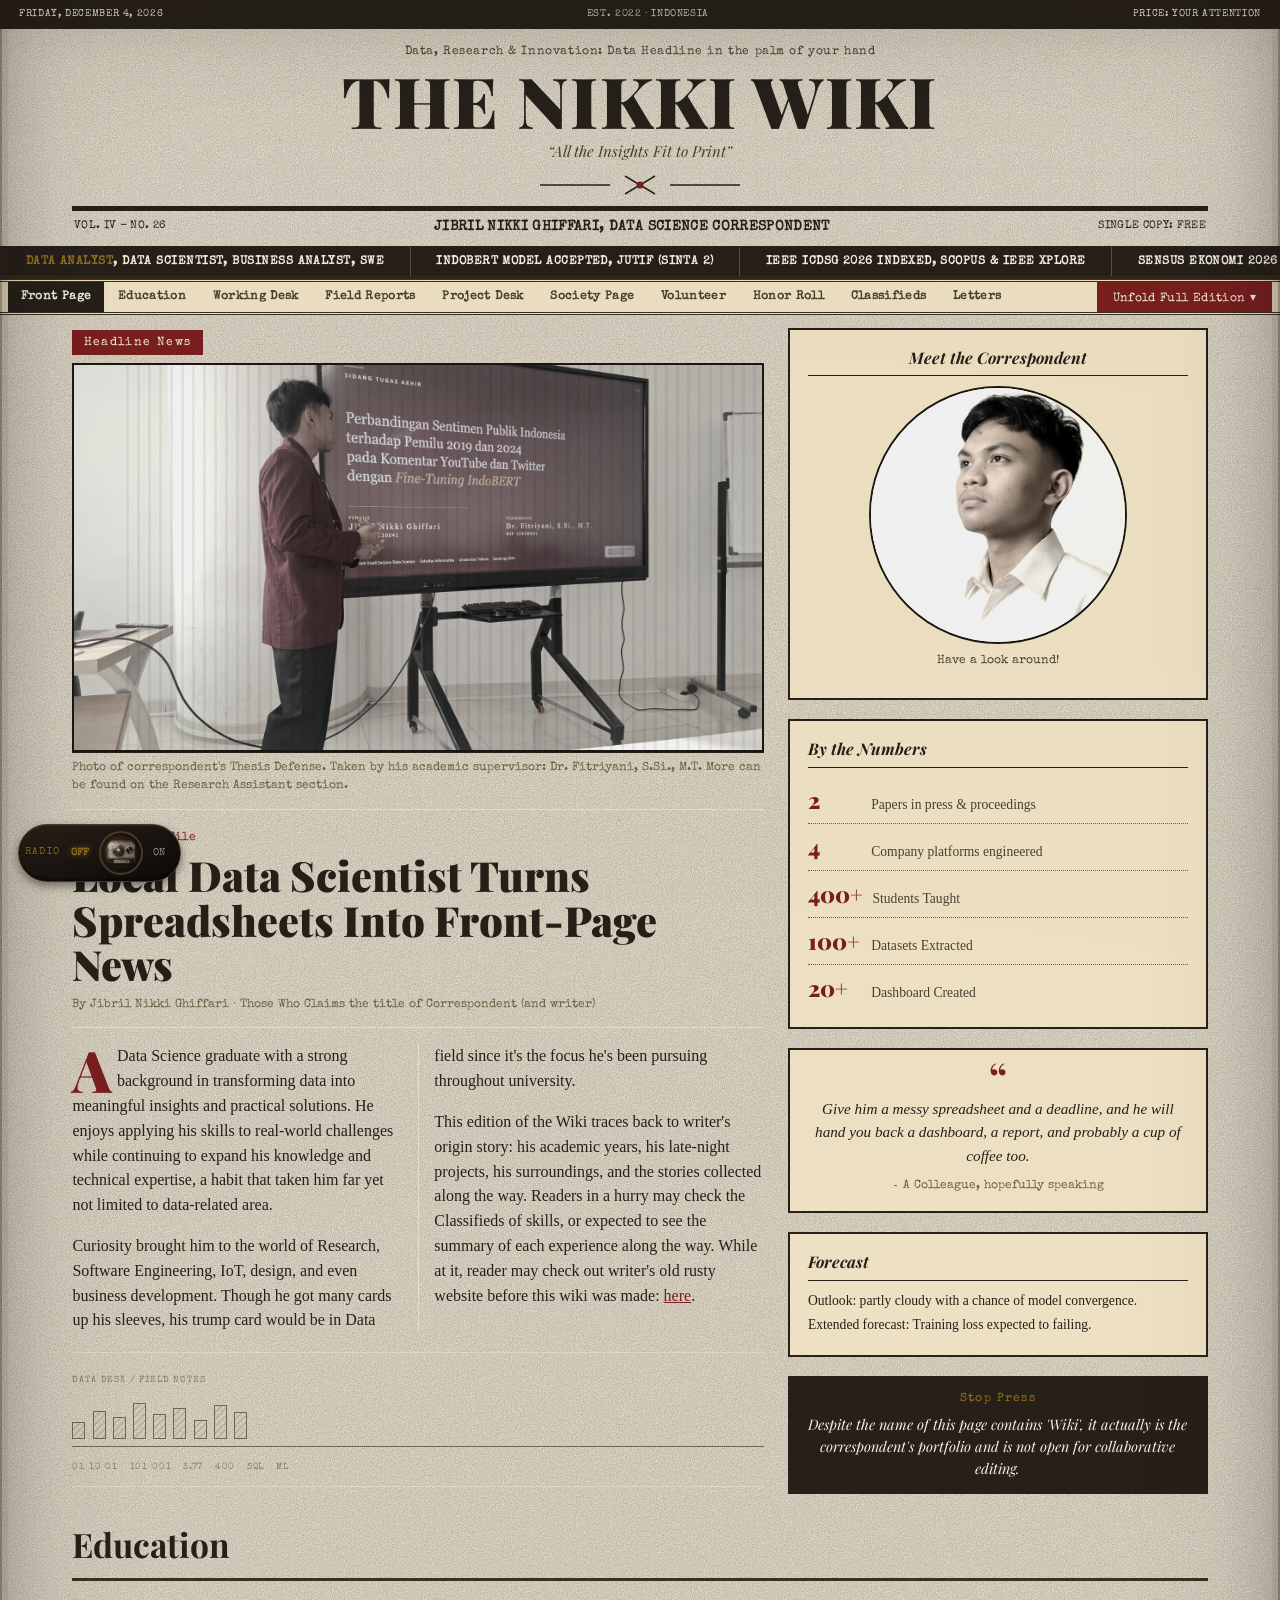
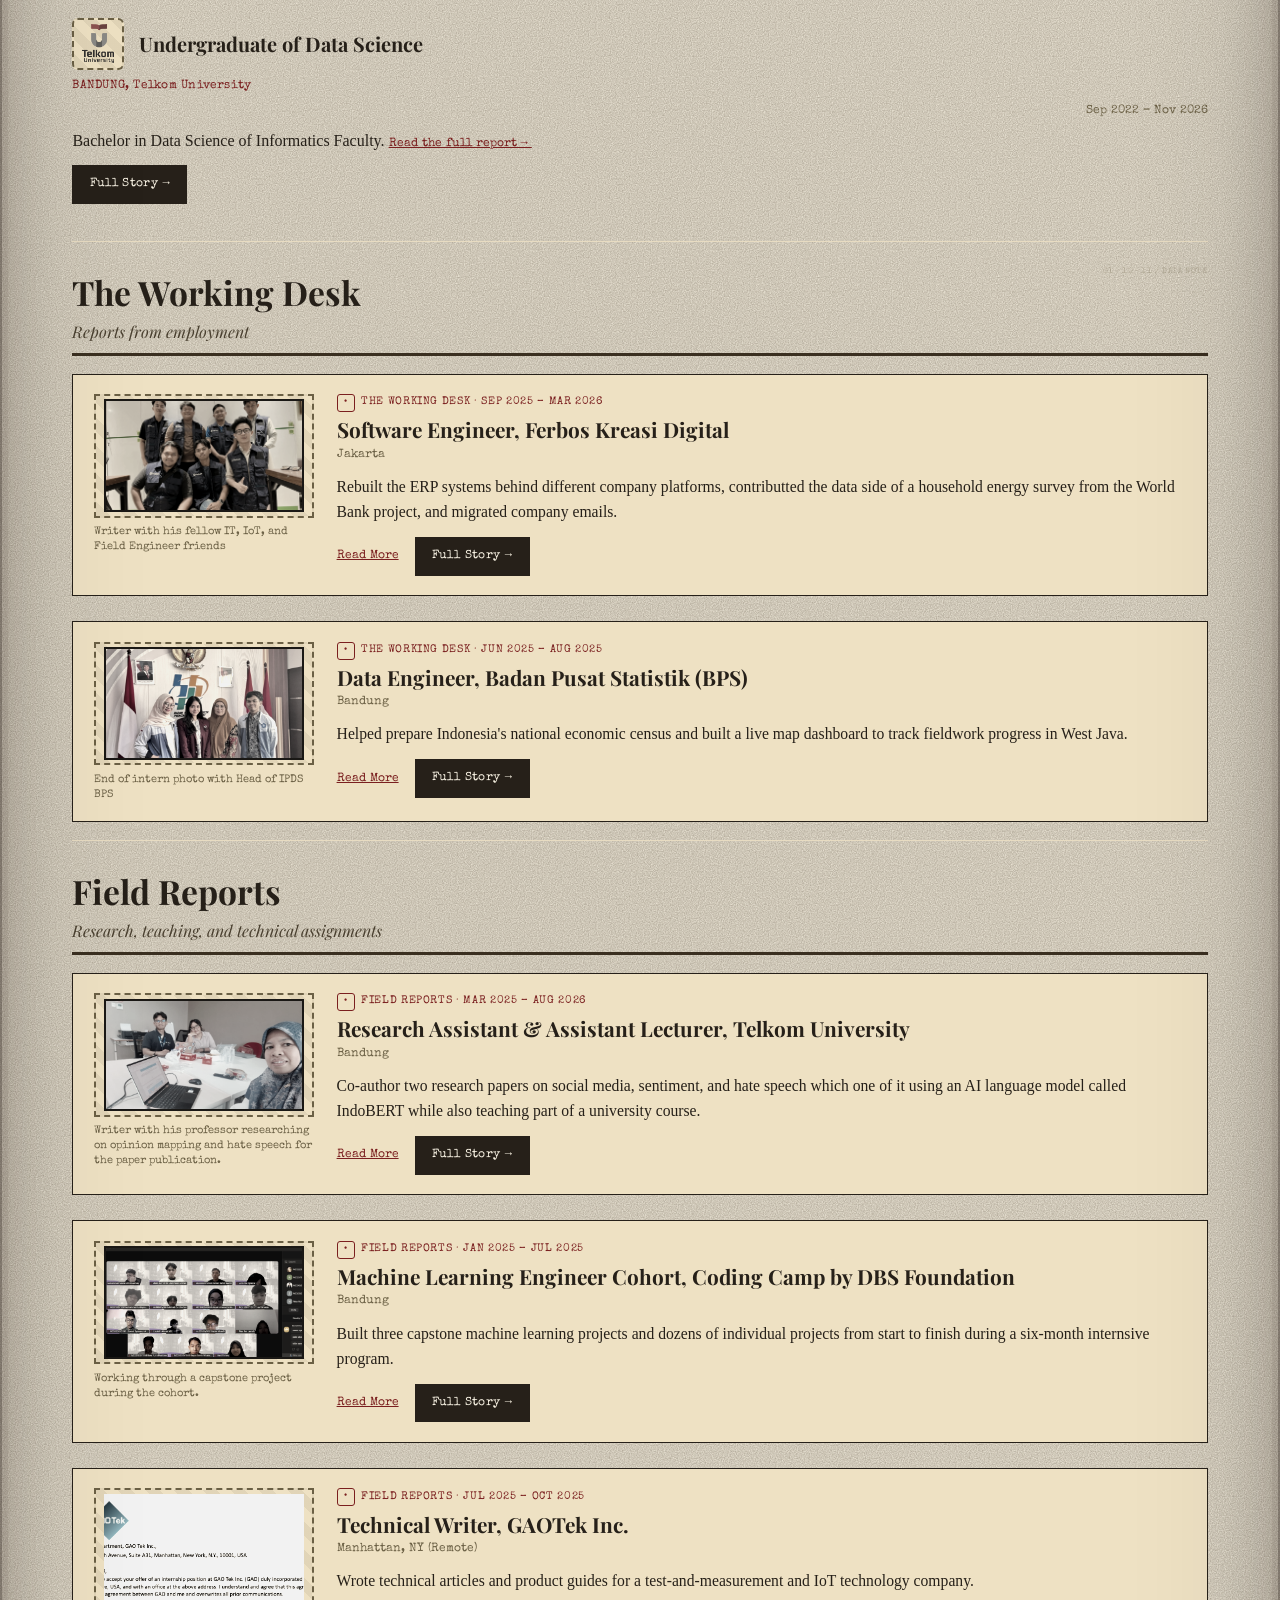
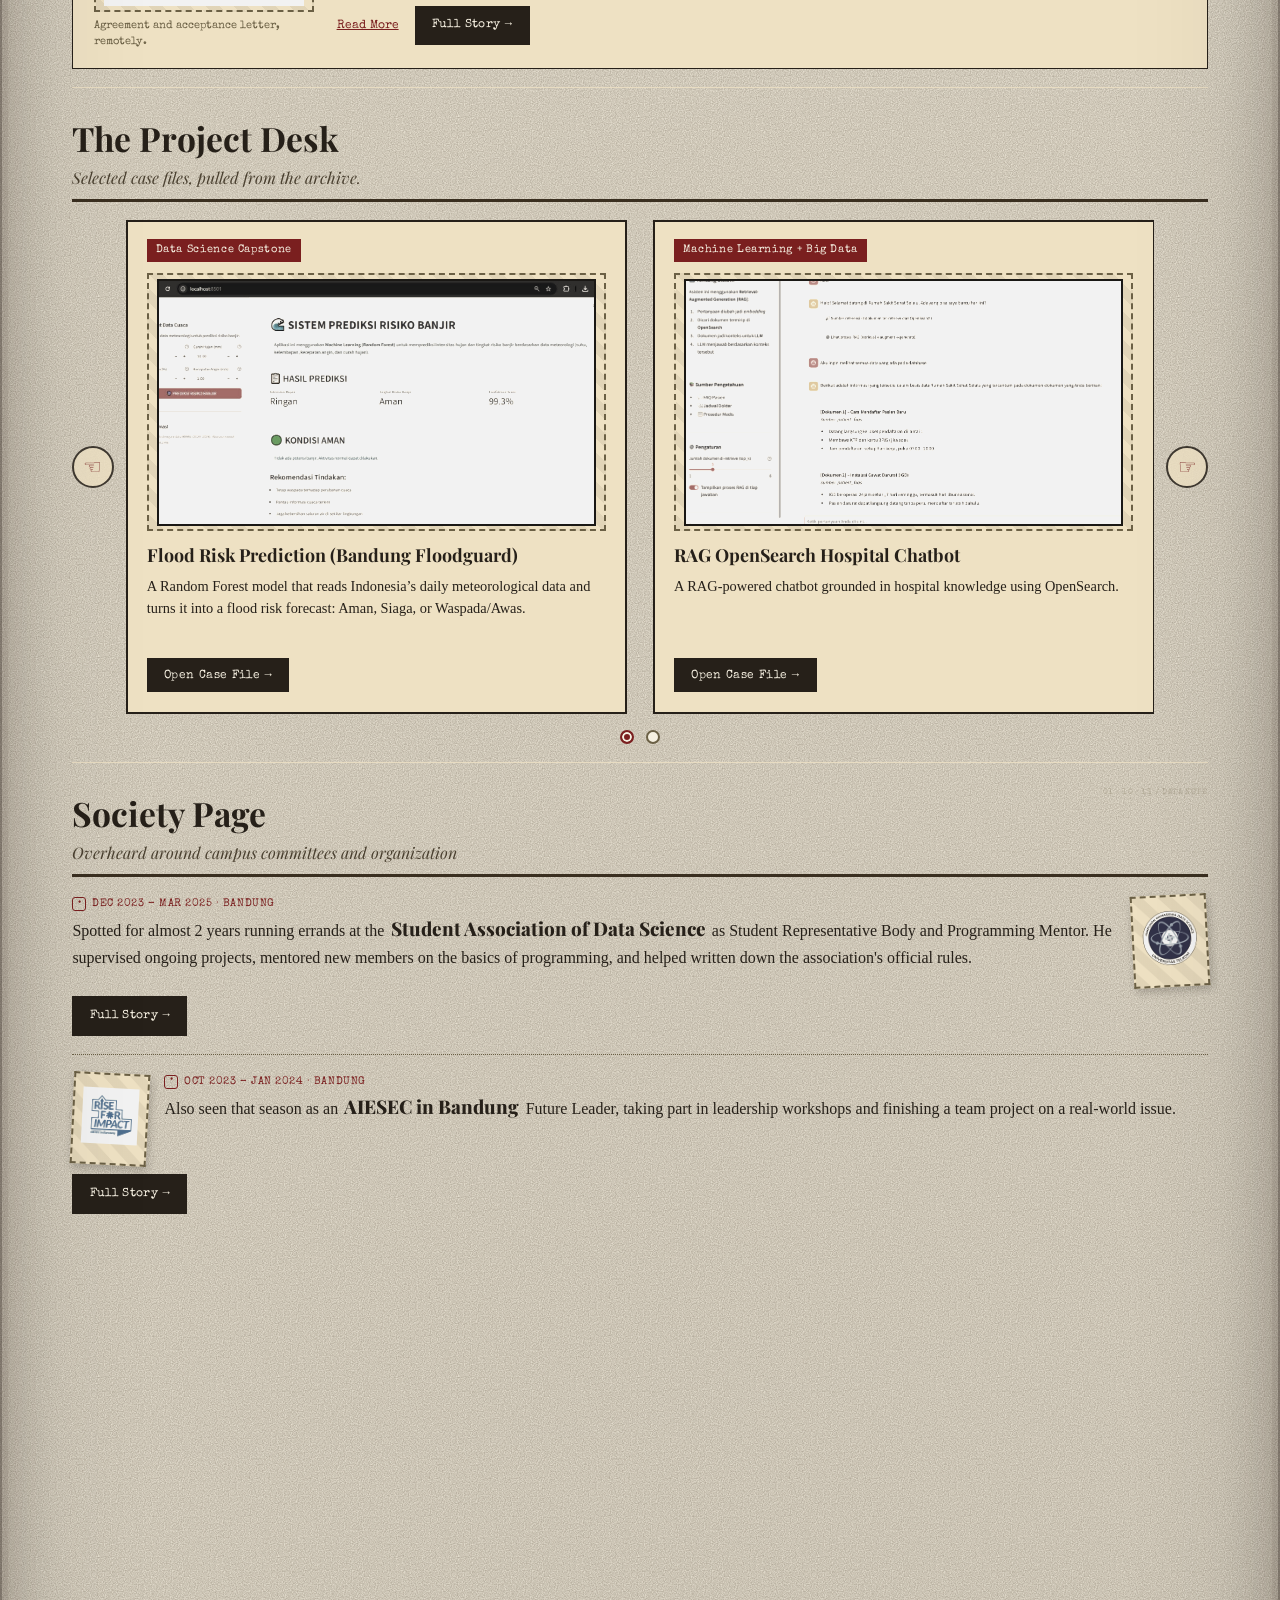
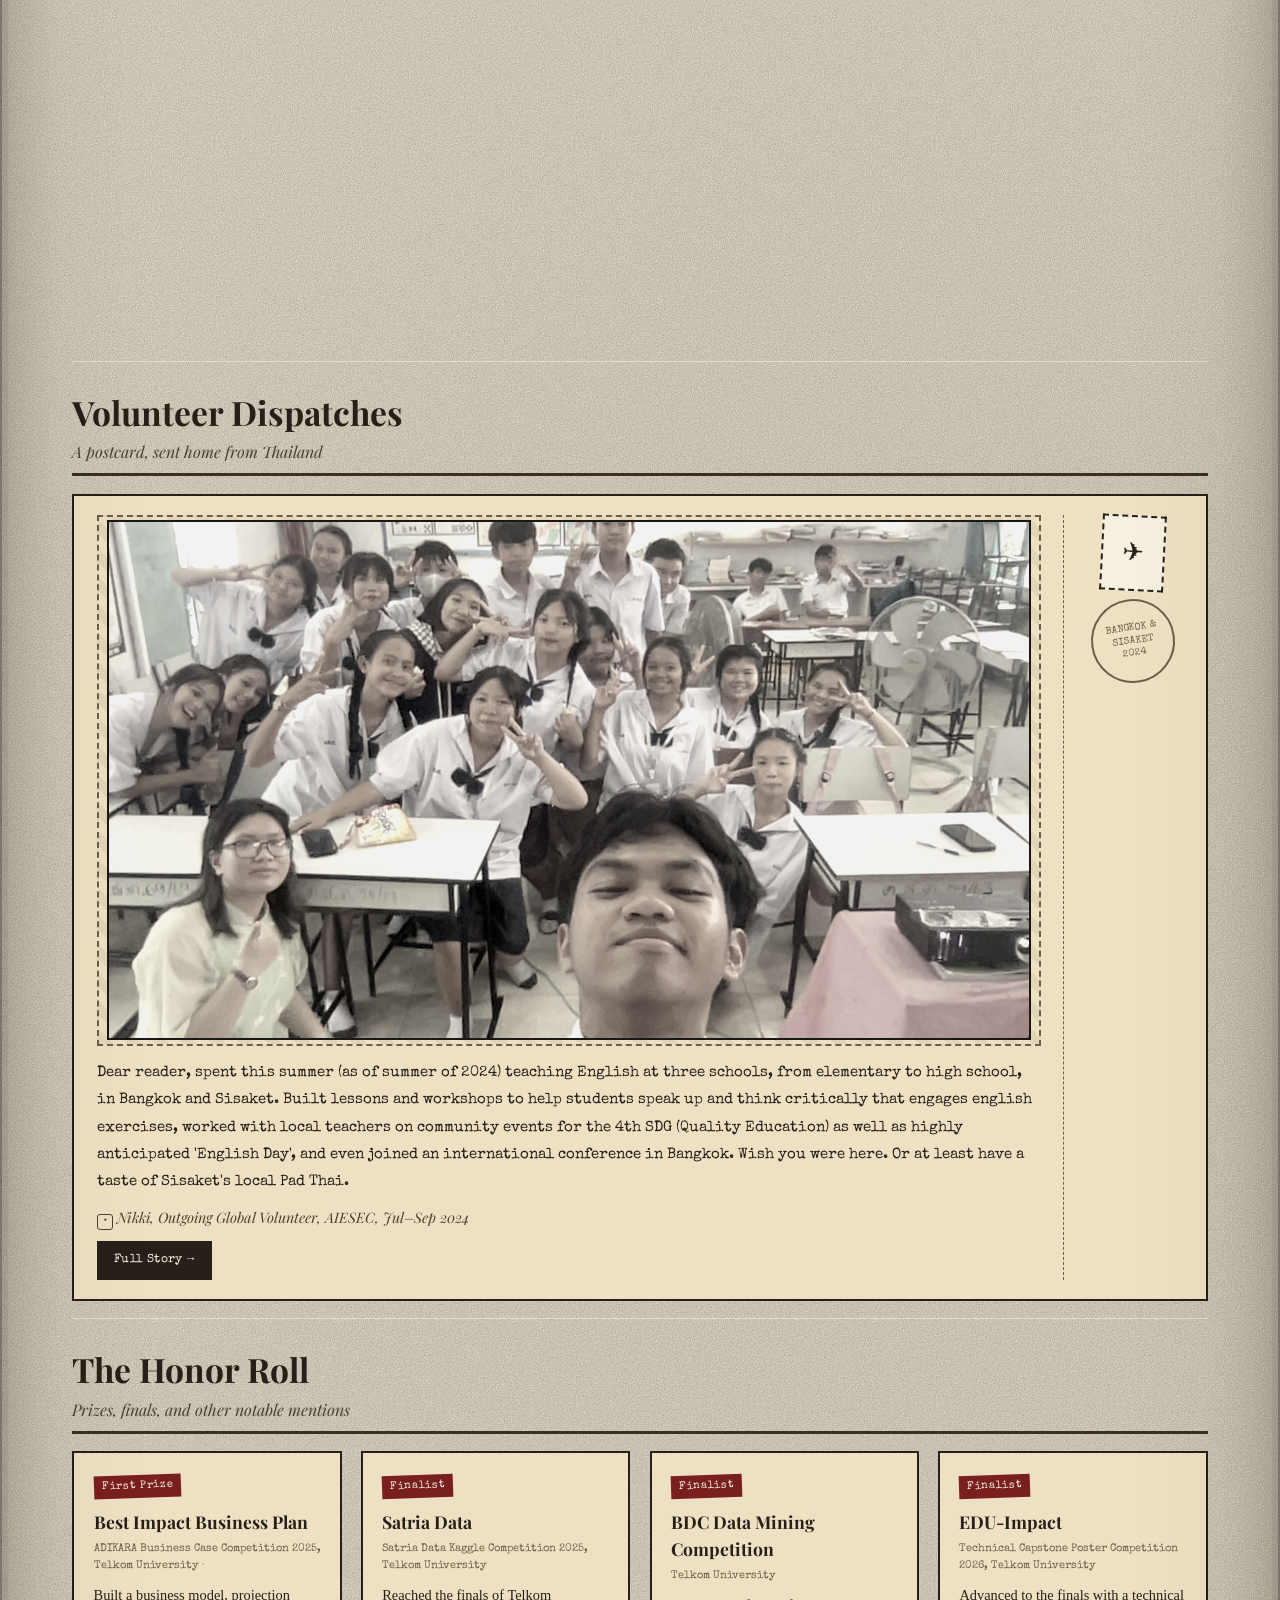
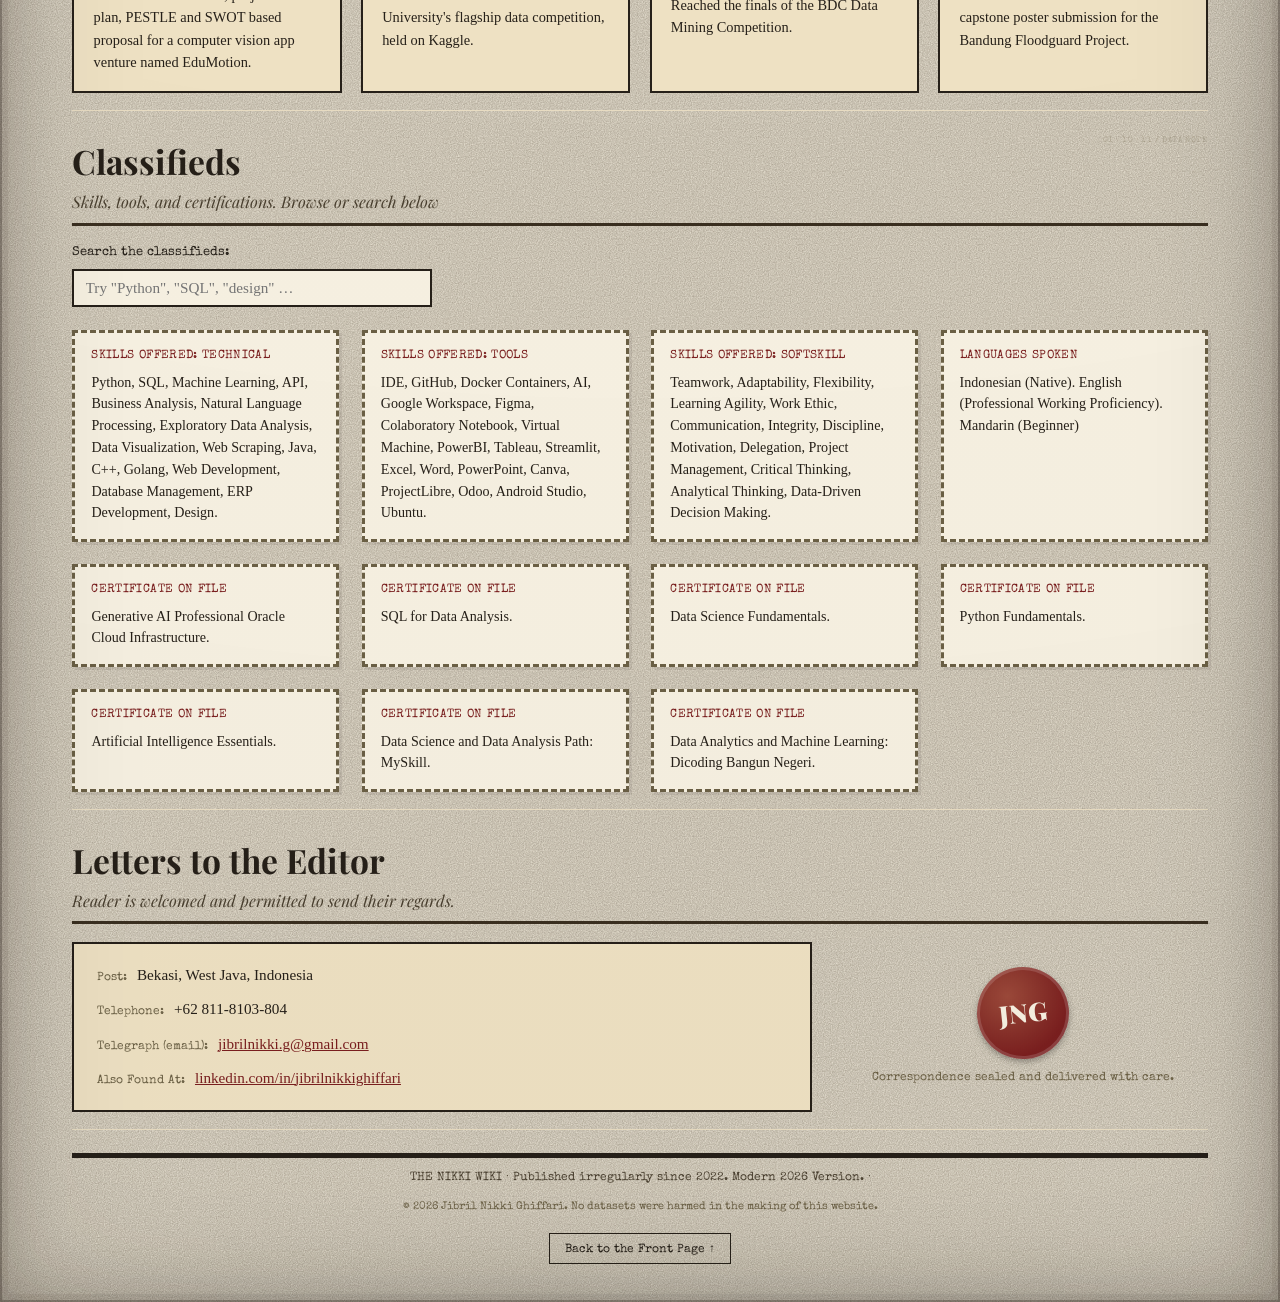
<file: index.html>
<!DOCTYPE html>
<html lang="en">
  <head>
    <meta charset="UTF-8" />
    <meta name="viewport" content="width=device-width, initial-scale=1.0" />
    <title>The Nikki Wiki — Jibril Nikki Ghiffari</title>
    <meta
      name="description"
      content="The Nikki Wiki: the life and work of Jibril Nikki Ghiffari, Data Science correspondent, in vintage broadsheet form."
    />
    <link rel="icon" href="assets/favicon.svg" type="image/svg+xml" />
    <link rel="preconnect" href="https://fonts.googleapis.com" />
    <link rel="preconnect" href="https://fonts.gstatic.com" crossorigin />
    <link
      href="https://fonts.googleapis.com/css2?family=Playfair+Display:ital,wght@0,600;0,700;0,900;1,600&family=Old+Standard+TT:ital,wght@0,400;0,700;1,400&family=Special+Elite&display=swap"
      rel="stylesheet"
    />
    <link rel="stylesheet" href="css/style.css" />
  </head>
  <body>
    <!-- ===================== TOP UTILITY BAR ===================== -->
    <div class="utility-bar">
      <span class="utility-item" id="today-date">MONDAY, JANUARY 1</span>
      <span class="utility-item utility-center"
        >EST. 2022 &middot; INDONESIA</span
      >
      <span class="utility-item">PRICE: YOUR ATTENTION</span>
    </div>

    <!-- ===================== MASTHEAD ===================== -->
    <header class="masthead" id="top">
      <p class="masthead-eyebrow">
        Data, Research &amp; Innovation: Data Headline in the palm of your hand
      </p>
      <h1 class="masthead-title">THE NIKKI WIKI</h1>
      <p class="masthead-tagline">
        &ldquo;All the Insights Fit to Print&rdquo;
      </p>
      <svg class="masthead-flourish" viewBox="0 0 200 26" aria-hidden="true">
        <path d="M0 13 H70" stroke="var(--ink)" stroke-width="1.5" />
        <path d="M130 13 H200" stroke="var(--ink)" stroke-width="1.5" />
        <path
          d="M85 4 L100 13 L85 22 M115 4 L100 13 L115 22"
          fill="none"
          stroke="var(--ink)"
          stroke-width="1.5"
        />
        <circle cx="100" cy="13" r="3.5" fill="var(--accent)" />
      </svg>
      <div class="masthead-rule-thick"></div>
      <div class="masthead-meta">
        <span>VOL. IV - NO. 26</span>
        <span class="masthead-meta-center"
          >JIBRIL NIKKI GHIFFARI, DATA SCIENCE CORRESPONDENT</span
        >
        <span>SINGLE COPY: FREE</span>
      </div>
    </header>

    <!-- ===================== DATA TICKER ===================== -->
    <div class="ticker-tape" aria-hidden="true">
      <div class="ticker-track" id="ticker-track">
        <span class="ticker-item"
          ><strong>DATA ANALYST</strong>, DATA SCIENTIST, BUSINESS ANALYST,
          SWE</span
        >
        <span class="ticker-item"
          >INDOBERT MODEL ACCEPTED, JUTIF (SINTA 2)</span
        >
        <span class="ticker-item"
          >IEEE ICDSG 2026 INDEXED, SCOPUS & IEEE XPLORE</span
        >
        <span class="ticker-item">SENSUS EKONOMI 2026 DATA SCRAPING</span>

        <span class="ticker-item"
          >PYTHON &#9650; SQL &#9650; EXCEL &#9650;</span
        >
        <span class="ticker-item">SATRIA DATA 2025 FINALIST</span>
        <span class="ticker-item">ADIKARA 2025 WINNER</span>
        <span class="ticker-item">ERP MODULES SHIPPED</span>
        <!-- duplicate set for seamless loop -->
        <span class="ticker-item"
          ><strong>DATA ANALYST</strong>, DATA SCIENTIST, BUSINESS ANALYST,
          SWE</span
        >
        <span class="ticker-item"
          >SENTIMENT ANALYSIS ACCEPTED, JUTIF (SINTA 2)</span
        >
        <span class="ticker-item"
          >IEEE ICDSG 2026 INDEXED, SCOPUS & IEEE XPLORE</span
        >
        <span class="ticker-item">SENSUS EKONOMI 2026 DATA SCRAPING</span>
        <span class="ticker-item"
          >PYTHON &#9650; SQL &#9650; EXCEL &#9650;</span
        >
        <span class="ticker-item">SATRIA DATA 2025 FINALIST</span>
        <span class="ticker-item">EDU-IMPACT 2026 FINALIST</span>
        <span class="ticker-item">ODOO MODULES SHIPPED 3 PLATFORMS</span>
      </div>
    </div>

    <!-- ===================== SECTION NAV (looks like paper tabs) ===================== -->
    <nav class="section-nav" id="section-nav" aria-label="Sections">
      <button class="nav-tab active" data-target="front-page">
        Front Page
      </button>
      <button class="nav-tab" data-target="education">Education</button>
      <button class="nav-tab" data-target="working">Working Desk</button>
      <button class="nav-tab" data-target="professional">Field Reports</button>
      <button class="nav-tab" data-target="projects">Project Desk</button>
      <button class="nav-tab" data-target="organization">Society Page</button>
      <button class="nav-tab" data-target="volunteer">Volunteer</button>
      <button class="nav-tab" data-target="awards">Honor Roll</button>
      <button class="nav-tab" data-target="classifieds">Classifieds</button>
      <button class="nav-tab" data-target="contact">Letters</button>
      <button class="unfold-btn" id="unfold-btn" type="button">
        Unfold Full Edition &#9662;
      </button>
    </nav>

    <main>
      <!-- ===================== FRONT PAGE ===================== -->
      <section class="front-page" id="front-page">
        <div class="front-grid">
          <article class="lead-story">
            <p class="headline-news-label">Headline News</p>
            <div class="headline-photo-frame">
              <div class="headline-tv-screen">
                <img
                  src="assets/Headliner.jpeg"
                  class="headline-photo"
                  alt="Vintage newspaper-style headline illustration"
                  loading="eager"
                />
              </div>
              <p class="headline-caption">
                Photo of correspondent's Thesis Defense. Taken by his academic
                supervisor: Dr. Fitriyani, S.Si., M.T. More can be found on the
                Research Assistant section.
              </p>
            </div>
            <p class="kicker">Exclusive Profile</p>
            <h2 class="headline">
              Local Data Scientist Turns Spreadsheets Into Front-Page News
            </h2>
            <p class="byline">
              By Jibril Nikki Ghiffari &middot; Those Who Claims the title of
              Correspondent (and writer)
            </p>
            <div class="lead-columns">
              <p class="drop-cap">
                A Data Science graduate with a strong background in transforming
                data into meaningful insights and practical solutions. He enjoys
                applying his skills to real&#8209;world challenges while
                continuing to expand his knowledge and technical expertise, a
                habit that taken him far yet not limited to data-related area.
              </p>
              <p>
                Curiosity brought him to the world of Research, Software
                Engineering, IoT, design, and even business development. Though
                he got many cards up his sleeves, his trump card would be in
                Data field since it's the focus he's been pursuing throughout
                university.
              </p>
              <p>
                This edition of the Wiki traces back to writer's origin story:
                his academic years, his late-night projects, his surroundings,
                and the stories collected along the way. Readers in a hurry may
                check the Classifieds of skills, or expected to see the summary
                of each experience along the way. While at it, reader may check
                out writer's old rusty website before this wiki was made:
                <a
                  href="https://jibrilnikki.netlify.app/"
                  target="_blank"
                  rel="noopener"
                  >here</a
                >.
              </p>
            </div>

            <div class="data-engraving" aria-hidden="true">
              <span class="data-engraving-label">DATA DESK / FIELD NOTES</span>
              <div class="data-engraving-grid">
                <i></i><i></i><i></i><i></i><i></i><i></i><i></i><i></i><i></i>
              </div>
              <div class="data-engraving-line"></div>
              <span class="data-engraving-code"
                >01 10 01 &nbsp; 101 001 &nbsp; 3.77 &nbsp; 400 &nbsp; SQL
                &nbsp; ML</span
              >
            </div>
          </article>

          <aside class="sidebar">
            <div class="ad-box mini-me-box">
              <p class="ad-box-title">Meet the Correspondent</p>
              <div class="mini-me-frame">
                <img
                  src="assets/Avatar 4.png"
                  class="mini-me-img"
                  id="mini-me-img"
                  alt="Avatar frame 1 of 3"
                  loading="eager"
                />
              </div>
              <p class="mini-me-caption" id="mini-me-caption">Hi there!</p>
            </div>

            <div class="ad-box stat-box">
              <p class="ad-box-title">By the Numbers</p>
              <ul class="stat-list">
                <li>
                  <span class="stat-num">2</span
                  ><span class="stat-label"
                    >Papers in press &amp; proceedings</span
                  >
                </li>
                <li>
                  <span class="stat-num">4</span
                  ><span class="stat-label">Company platforms engineered</span>
                </li>
                <li>
                  <span class="stat-num">400+</span
                  ><span class="stat-label">Students Taught</span>
                </li>

                <li>
                  <span class="stat-num">100+</span
                  ><span class="stat-label">Datasets Extracted</span>
                </li>
                <li>
                  <span class="stat-num">20+</span
                  ><span class="stat-label">Dashboard Created</span>
                </li>
              </ul>
            </div>

            <div class="ad-box quote-box">
              <p class="quote-mark">&ldquo;</p>
              <p class="quote-text">
                Give him a messy spreadsheet and a deadline, and he will hand
                you back a dashboard, a report, and probably a cup of coffee
                too.
              </p>
              <p class="quote-attr">&dash; A Colleague, hopefully speaking</p>
            </div>

            <div class="ad-box weather-box">
              <p class="ad-box-title">Forecast</p>
              <p class="weather-line">
                Outlook: partly cloudy with a chance of model convergence.
              </p>
              <p class="weather-line">
                Extended forecast: Training loss expected to failing.
              </p>
            </div>

            <div class="stop-press-box">
              <p class="stop-press-title">Stop Press</p>
              <p class="stop-press-text">
                Despite the name of this page contains 'Wiki', it actually is
                the correspondent's portfolio and is not open for collaborative
                editing.
              </p>
            </div>
          </aside>
        </div>
      </section>

      <!-- ===================== EDUCATION ===================== -->
      <section class="paper-section" id="education">
        <h2 class="section-masthead">Education</h2>
        <div class="section-rule"></div>
        <article class="story-card" data-expandable>
          <div class="story-head">
            <div
              class="img-placeholder story-photo"
              aria-label="Placeholder for a campus or graduation photo"
            >
              <img
                src="assets/Telkom.png"
                alt="Vintage newspaper-style headline illustration"
                loading="eager"
              />
            </div>
            <h3 class="story-headline">Undergraduate of Data Science</h3>
            <p class="dateline">BANDUNG, Telkom University</p>
            <p class="story-dates">Sep 2022 &ndash; Nov 2026</p>
          </div>
          <p class="story-teaser">
            Bachelor in Data Science of Informatics Faculty.
            <button class="read-more" type="button">
              Read the full report &rarr;
            </button>
          </p>
          <div class="story-body">
            <p>
              Enrolled at Telkom University's Data Science program in September
              2022, with graduation on November 2026. Maintained a cumulative
              GPA of 3.77 out of 4.00, awarded with honor, while concurrently
              holding a research assistantship, a lecturing apprenticeship , and
              multiple industry placements.
            </p>
          </div>
          <p class="detail-link-wrap">
            <a class="cta-button" href="pages/education.html" rel="noopener"
              >Full Story &rarr;</a
            >
          </p>
        </article>
      </section>

      <!-- ===================== WORKING EXPERIENCE ===================== -->
      <section class="paper-section" id="working">
        <h2 class="section-masthead">The Working Desk</h2>
        <p class="section-subhead">Reports from employment</p>
        <div class="section-rule"></div>

        <article class="article-card" data-expandable>
          <div class="article-top">
            <div class="article-media">
              <div
                class="img-placeholder landscape-placeholder"
                aria-label="Placeholder for a photo of the Ferbos office or product"
              >
                <img
                  src="assets/Ferbos.jpeg"
                  class="headline-photo"
                  alt="Vintage newspaper-style headline illustration"
                  loading="eager"
                />
              </div>
              <p class="article-caption">
                Writer with his fellow IT, IoT, and Field Engineer friends
              </p>
            </div>
            <div class="article-copy">
              <p class="article-kicker">
                <img
                  class="org-favicon"
                  src="https://www.google.com/s2/favicons?sz=64&amp;domain=ferbos.co.id"
                  alt=""
                  width="18"
                  height="18"
                  loading="lazy"
                />
                THE WORKING DESK &middot; SEP 2025 &ndash; MAR 2026
              </p>
              <h3 class="article-headline">
                Software Engineer, Ferbos Kreasi Digital
              </h3>
              <p class="article-byline">Jakarta</p>
              <p class="article-lede">
                Rebuilt the ERP systems behind different company platforms,
                contributted the data side of a household energy survey from the
                World Bank project, and migrated company emails.
              </p>
              <div class="story-body">
                <ul>
                  <li>
                    Built and maintained custom Odoo ERP modules for company
                    platforms: hijau.co.id, and wakafenergi.id, ferbos.co.id.
                    <img
                      class="org-favicon inline-favicon"
                      src="https://www.google.com/s2/favicons?sz=64&amp;domain=odoo.com"
                      alt=""
                      width="16"
                      height="16"
                      loading="lazy"
                    />
                  </li>
                  <li>
                    Contributed in the data side of a large research project
                    with the World Bank, covering real-time energy-use data from
                    400 households.
                  </li>
                  <li>
                    Moved the company's email system for tedes.id from Hostinger
                    and Outlook over to Google Workspace.
                  </li>
                  <li>
                    Worked closely with engineering and business teams across
                    the company to keep it all moving together.
                  </li>
                </ul>
              </div>
              <div class="article-actions">
                <button class="read-more" type="button">Read More</button>
                <a class="cta-button" href="pages/ferbos.html" rel="noopener"
                  >Full Story &rarr;</a
                >
              </div>
            </div>
          </div>
        </article>

        <article class="article-card" data-expandable>
          <div class="article-top">
            <div class="article-media">
              <div
                class="img-placeholder landscape-placeholder"
                aria-label="Placeholder for a photo of the geolocation dashboard or fieldwork"
              >
                <img
                  src="assets/BPS-Intern.png"
                  class="headline-photo"
                  alt="Vintage newspaper-style headline illustration"
                  loading="eager"
                />
              </div>
              <p class="article-caption">
                End of intern photo with Head of IPDS BPS
              </p>
            </div>
            <div class="article-copy">
              <p class="article-kicker">
                <img
                  class="org-favicon"
                  src="https://www.google.com/s2/favicons?sz=64&amp;domain=bps.go.id"
                  alt=""
                  width="18"
                  height="18"
                  loading="lazy"
                />
                THE WORKING DESK &middot; JUN 2025 &ndash; AUG 2025
              </p>
              <h3 class="article-headline">
                Data Engineer, Badan Pusat Statistik (BPS)
              </h3>
              <p class="article-byline">Bandung</p>
              <p class="article-lede">
                Helped prepare Indonesia's national economic census and built a
                live map dashboard to track fieldwork progress in West Java.
              </p>
              <div class="story-body">
                <ul>
                  <li>
                    Used web scraping to pull in economic data needed for Sensus
                    Ekonomi 2026 across all region in West Java.
                  </li>
                  <li>
                    Built an interactive map dashboard used to track progress on
                    the Wilkerstat Program.
                  </li>
                  <li>
                    Cleaned and organized large government datasets so they were
                    ready for reporting.
                  </li>
                </ul>
              </div>
              <div class="article-actions">
                <button class="read-more" type="button">Read More</button>
                <a class="cta-button" href="pages/bps.html" rel="noopener"
                  >Full Story &rarr;</a
                >
              </div>
            </div>
          </div>
        </article>
      </section>

      <!-- ===================== PROFESSIONAL EXPERIENCE ===================== -->
      <section class="paper-section" id="professional">
        <h2 class="section-masthead">Field Reports</h2>
        <p class="section-subhead">
          Research, teaching, and technical assignments
        </p>
        <div class="section-rule"></div>

        <article class="article-card" data-expandable>
          <div class="article-top">
            <div class="article-media">
              <div
                class="img-placeholder landscape-placeholder"
                aria-label="Placeholder for a research or conference photo"
              >
                <img
                  src="assets/WRAP.png"
                  class="headline-photo"
                  alt="Vintage newspaper-style headline illustration"
                  loading="eager"
                />
              </div>
              <p class="article-caption">
                Writer with his professor researching on opinion mapping and
                hate speech for the paper publication.
              </p>
            </div>
            <div class="article-copy">
              <p class="article-kicker">
                <img
                  class="org-favicon"
                  src="https://www.google.com/s2/favicons?sz=64&amp;domain=telkomuniversity.ac.id"
                  alt=""
                  width="18"
                  height="18"
                  loading="lazy"
                />
                FIELD REPORTS &middot; MAR 2025 &ndash; AUG 2026
              </p>
              <h3 class="article-headline">
                Research Assistant &amp; Assistant Lecturer, Telkom University
              </h3>
              <p class="article-byline">Bandung</p>
              <p class="article-lede">
                Co-author two research papers on social media, sentiment, and
                hate speech which one of it using an AI language model called
                IndoBERT while also teaching part of a university course.
              </p>
              <div class="story-body">
                <ul>
                  <li>
                    <em
                      >&ldquo;Mapping Political Sentiment and Hate Speech on
                      Social Media during Indonesia's 2024 Election using
                      IndoBERT-based Spatiotemporal Analysis.&rdquo;</em
                    >
                    Accepted for publication in JUTIF (SINTA 2 accredited).
                  </li>
                  <li>
                    Second paper published in the IEEE ICDSG 2026 conference
                    proceedings, indexed in IEEE Xplore and Scopus.
                    <img
                      class="org-favicon inline-favicon"
                      src="https://www.google.com/s2/favicons?sz=64&amp;domain=ieee.org"
                      alt=""
                      width="16"
                      height="16"
                      loading="lazy"
                    />
                  </li>
                  <li>
                    Helped prepare data, build models, and study large sets of
                    social media posts. Also started new research on Graph
                    Networks.
                  </li>
                  <li>
                    Worked as Assistant Lecturer for the ICT Global Insight
                    course from March to June 2025, helping teach the class and
                    grade student work.
                  </li>
                </ul>
              </div>
              <div class="article-actions">
                <button class="read-more" type="button">Read More</button>
                <a class="cta-button" href="pages/research.html" rel="noopener"
                  >Full Story &rarr;</a
                >
              </div>
            </div>
          </div>
        </article>

        <article class="article-card" data-expandable>
          <div class="article-top">
            <div class="article-media">
              <div
                class="img-placeholder landscape-placeholder"
                aria-label="Placeholder for a photo from the coding cohort"
              >
                <img
                  src="assets/Dicoding.png"
                  class="headline-photo"
                  alt="Vintage newspaper-style headline illustration"
                  loading="eager"
                />
              </div>
              <p class="article-caption">
                Working through a capstone project during the cohort.
              </p>
            </div>
            <div class="article-copy">
              <p class="article-kicker">
                <img
                  class="org-favicon"
                  src="https://www.google.com/s2/favicons?sz=64&amp;domain=dbs.com"
                  alt=""
                  width="18"
                  height="18"
                  loading="lazy"
                />
                FIELD REPORTS &middot; JAN 2025 &ndash; JUL 2025
              </p>
              <h3 class="article-headline">
                Machine Learning Engineer Cohort, Coding Camp by DBS Foundation
              </h3>
              <p class="article-byline">Bandung</p>
              <p class="article-lede">
                Built three capstone machine learning projects and dozens of
                individual projects from start to finish during a six-month
                internsive program.
              </p>
              <div class="story-body">
                <ul>
                  <li>
                    Built complete machine learning projects: cleaning data,
                    exploring it, training models, and checking how well they
                    worked. Covered classification, regression, and data
                    visualization.
                  </li>
                  <li>
                    Measured model performance using accuracy, precision,
                    recall, and F1 score, and looked at how machine learning
                    could help with financial literacy.
                  </li>
                  <li>
                    Practiced good coding habits with Git, GitHub, SQL, and
                    Python so the work stayed organized and easy to share.
                  </li>
                </ul>
              </div>
              <div class="article-actions">
                <button class="read-more" type="button">Read More</button>
                <a class="cta-button" href="pages/ml-cohort.html" rel="noopener"
                  >Full Story &rarr;</a
                >
              </div>
            </div>
          </div>
        </article>

        <article class="article-card" data-expandable>
          <div class="article-top">
            <div class="article-media">
              <div
                class="img-placeholder landscape-placeholder"
                aria-label="Placeholder for a photo related to technical writing"
              >
                <img
                  src="assets/GaoTek.png"
                  alt="Vintage newspaper-style headline illustration"
                  loading="eager"
                />
              </div>
              <p class="article-caption">
                Agreement and acceptance letter, remotely.
              </p>
            </div>
            <div class="article-copy">
              <p class="article-kicker">
                <img
                  class="org-favicon"
                  src="https://www.google.com/s2/favicons?sz=64&amp;domain=gaotek.com"
                  alt=""
                  width="18"
                  height="18"
                  loading="lazy"
                />
                FIELD REPORTS &middot; JUL 2025 &ndash; OCT 2025
              </p>
              <h3 class="article-headline">Technical Writer, GAOTek Inc.</h3>
              <p class="article-byline">Manhattan, NY (Remote)</p>
              <p class="article-lede">
                Wrote technical articles and product guides for a
                test-and-measurement and IoT technology company.
              </p>
              <div class="story-body">
                <ul>
                  <li>
                    Researched and wrote articles and product guides about
                    test-and-measurement, IoT, and embedded systems, for a
                    business audience.
                  </li>
                  <li>
                    Worked with engineering and product teams to turn technical
                    details into a report that's easy to understand.
                  </li>
                  <li>
                    Edited and formatted documents so they stayed accurate,
                    consistent, and on-brand.
                  </li>
                </ul>
                <p class="editor-note">
                  Editor's note: duties from the company all done remotely with
                  consistent bi-weekly progress report.
                </p>
              </div>
              <div class="article-actions">
                <button class="read-more" type="button">Read More</button>
                <a class="cta-button" href="pages/gaotek.html" rel="noopener"
                  >Full Story &rarr;</a
                >
              </div>
            </div>
          </div>
        </article>
      </section>

      <!-- ===================== PROJECTS ===================== -->
      <section class="paper-section projects-section" id="projects">
        <h2 class="section-masthead">The Project Desk</h2>
        <p class="section-subhead">
          Selected case files, pulled from the archive.
        </p>
        <div class="section-rule"></div>

        <div class="project-carousel" id="project-carousel">
          <button
            class="project-nav project-nav-prev"
            id="project-prev"
            type="button"
            aria-label="Previous case files"
          >
            <span aria-hidden="true">&#9756;</span>
          </button>

          <div class="project-viewport" id="project-viewport">
            <div class="project-track" id="project-track">
              <article class="project-card">
                <p class="project-tag">Data Science Capstone</p>
                <div
                  class="img-placeholder landscape-placeholder project-photo"
                  aria-label="Placeholder for a flood risk dashboard or map screenshot"
                >
                  <img
                    src="assets/Floodguard.jpeg"
                    class="headline-photo"
                    alt="Vintage newspaper-style headline illustration"
                    loading="eager"
                  />
                </div>
                <h3 class="project-headline">
                  Flood Risk Prediction (Bandung Floodguard)
                </h3>
                <p class="project-teaser">
                  A Random Forest model that reads Indonesia&rsquo;s daily
                  meteorological data and turns it into a flood risk forecast:
                  Aman, Siaga, or Waspada/Awas.
                </p>
                <button
                  class="cta-button dossier-open-btn"
                  type="button"
                  data-dossier-target="flood-risk"
                >
                  Open Case File &rarr;
                </button>

                <div
                  class="dossier-content"
                  data-dossier-id="flood-risk"
                  hidden
                >
                  <p class="dossier-tag">
                    CASE NO. 01 &middot; DATA SCIENCE CAPSTONE
                  </p>
                  <h3 class="dossier-title">
                    Flood Risk Prediction from BMKG Weather Data
                  </h3>
                  <p class="dossier-meta">
                    Dataset, feature selection &amp; modeling led by the writer
                  </p>
                  <div
                    class="img-placeholder landscape-placeholder dossier-photo"
                    aria-label="Placeholder for a project screenshot, chart, or map"
                  >
                    <img
                      src="assets/Floodguard2.png"
                      class="headline-photo"
                      alt="Vintage newspaper-style headline illustration"
                      loading="eager"
                    />
                  </div>
                  <div class="dossier-body">
                    <p>
                      FloodGuard is a machine learning project that predicts
                      flood risk using historical BMKG weather data. The project
                      applies data preparation, feature selection, and
                      predictive modeling to transform meteorological patterns
                      into an accessible flood-risk indicator through a
                      Streamlit application.
                    </p>
                  </div>
                </div>
              </article>

              <article class="project-card">
                <p class="project-tag">Machine Learning + Big Data</p>
                <div
                  class="img-placeholder landscape-placeholder project-photo"
                  aria-label="Placeholder for a chatbot interface screenshot"
                >
                  <img
                    src="assets/RAG.png"
                    class="headline-photo"
                    alt="Vintage newspaper-style headline illustration"
                    loading="eager"
                  />
                </div>
                <h3 class="project-headline">
                  RAG OpenSearch Hospital Chatbot
                </h3>
                <p class="project-teaser">
                  A RAG-powered chatbot grounded in hospital knowledge using
                  OpenSearch.
                </p>
                <button
                  class="cta-button dossier-open-btn"
                  type="button"
                  data-dossier-target="chatbot-oos"
                >
                  Open Case File &rarr;
                </button>

                <div
                  class="dossier-content"
                  data-dossier-id="chatbot-oos"
                  hidden
                >
                  <p class="dossier-tag">
                    CASE NO. 02 &middot; MACHINE LEARNING EXPERIMENT
                  </p>
                  <h3 class="dossier-title">RAG OpenSearch Hospital Chatbot</h3>
                  <p class="dossier-meta">
                    Presented in Bahasa Indonesia for an executive audience
                  </p>
                  <div
                    class="img-placeholder landscape-placeholder dossier-photo"
                    aria-label="Placeholder for a project screenshot or presentation slide"
                  >
                    <img
                      src="assets/RAG2.png"
                      class="headline-photo"
                      alt="Vintage newspaper-style headline illustration"
                      loading="eager"
                    />
                  </div>
                  <div class="dossier-body">
                    <p>
                      A Retrieval-Augmented Generation (RAG) chatbot that uses
                      OpenSearch for semantic document retrieval and an LLM to
                      provide accurate, context-grounded responses to
                      hospital-related queries. The system combines vector
                      embeddings, KNN search, and document retrieval.
                    </p>
                  </div>
                </div>
              </article>

              <article class="project-card">
                <p class="project-tag">Frontend + ERP Development</p>
                <div
                  class="img-placeholder landscape-placeholder project-photo"
                  aria-label="Placeholder for a project photo or screenshot"
                >
                  <img
                    src="assets/HIJAUWeb.png"
                    class="headline-photo"
                    alt="Vintage newspaper-style headline illustration"
                    loading="eager"
                  />
                </div>
                <h3 class="project-headline">
                  HIJAU.co.id website & ERP System
                </h3>
                <p class="project-teaser">
                  Developed web and ERP solutions for HIJAU, a sustainable
                  technology company, using Odoo to connect its public-facing
                  website with internal business processes and data.
                </p>
                <button
                  class="cta-button dossier-open-btn"
                  type="button"
                  data-dossier-target="project-three"
                >
                  Open Case File &rarr;
                </button>

                <div
                  class="dossier-content"
                  data-dossier-id="project-three"
                  hidden
                >
                  <p class="dossier-tag">
                    CASE NO. 03 &middot; WEB + ERP DEVELOPMENT
                  </p>

                  <h3 class="dossier-title">
                    HIJAU.co.id Website & ERP System
                  </h3>

                  <p class="dossier-meta">
                    Software Engineer, Ferbos Kreasi Digital &middot; Oct 2025 –
                    Jan 2026
                  </p>
                  <div
                    class="img-placeholder landscape-placeholder dossier-photo"
                    aria-label="Placeholder for a project screenshot or photo"
                  >
                    <img
                      src="assets/HIJAU2.jpeg"
                      class="headline-photo"
                      alt="Vintage newspaper-style headline illustration"
                      loading="eager"
                    />
                  </div>
                  <div class="dossier-body">
                    <p>
                      A web and ERP platform built with Odoo as its core for
                      HIJAU.co.id, a sustainable technology company providing
                      Solar as a Service and Cooling as a Service. The project
                      connects the company's public-facing website with its
                      internal business operations within a unified ecosystem.
                    </p>
                  </div>
                </div>
              </article>

              <article class="project-card">
                <p class="project-tag">Frontend + Backend Development</p>
                <div
                  class="img-placeholder landscape-placeholder project-photo"
                  aria-label="Placeholder for a project photo or screenshot"
                >
                  <img
                    src="assets/Wakafenergi.png"
                    class="headline-photo"
                    alt="Vintage newspaper-style headline illustration"
                    loading="eager"
                  />
                </div>
                <h3 class="project-headline">
                  Wakafenergi.id website & Backend Data Flow
                </h3>
                <p class="project-teaser">
                  Redesigned Wakafenergi.id into a data-driven donation
                  platform, connecting Odoo's product and checkout system with
                  custom frontend logic, real-time impact calculations, and a
                  redesigned user flow.
                </p>
                <button
                  class="cta-button dossier-open-btn"
                  type="button"
                  data-dossier-target="project-four"
                >
                  Open Case File &rarr;
                </button>

                <div
                  class="dossier-content"
                  data-dossier-id="project-four"
                  hidden
                >
                  <p class="dossier-tag">
                    CASE NO. 04 &middot; FULL-STACK + ERP DEVELOPMENT
                  </p>
                  <h3 class="dossier-title">
                    Wakafenergi.id Website & Backend Data Flow
                  </h3>
                  <p class="dossier-meta">
                    Software Engineer, Ferbos Kreasi Digital &middot; Aug 2025 –
                    Mar 2026
                  </p>
                  <div
                    class="img-placeholder landscape-placeholder dossier-photo"
                    aria-label="Placeholder for a project screenshot or photo"
                  >
                    <img
                      src="assets/Wakaf2.jpeg"
                      class="headline-photo"
                      alt="Vintage newspaper-style headline illustration"
                      loading="eager"
                    />
                  </div>
                  <div class="dossier-body">
                    <p>
                      A digital platform for managing and supporting
                      energy-based waqf programs, built on Odoo's architecture.
                      The project connects a redesigned web experience with
                      product, donation, and checkout systems while using
                      real-time data to visualize energy impact and its
                      benefits.
                    </p>
                  </div>
                </div>
              </article>
            </div>
          </div>

          <button
            class="project-nav project-nav-next"
            id="project-next"
            type="button"
            aria-label="Next case files"
          >
            <span aria-hidden="true">&#9758;</span>
          </button>
        </div>

        <div
          class="project-dots"
          id="project-dots"
          role="tablist"
          aria-label="Case file pages"
        ></div>
      </section>

      <!-- ===================== ORGANIZATION EXPERIENCE ===================== -->
      <section class="paper-section" id="organization">
        <h2 class="section-masthead">Society Page</h2>
        <p class="section-subhead">
          Overheard around campus committees and organization
        </p>
        <div class="section-rule"></div>

        <ul class="gossip-column">
          <li class="gossip-entry">
            <div
              class="img-placeholder square-placeholder gossip-photo"
              aria-label="Placeholder for a photo from the Student Association"
            >
              <img
                src="assets/himads.png"
                alt="Vintage newspaper-style headline illustration"
                loading="eager"
              />
            </div>
            <span class="gossip-mark">
              <img
                class="org-favicon inline-favicon"
                src="https://www.google.com/s2/favicons?sz=64&amp;domain=telkomuniversity.ac.id"
                alt=""
                width="14"
                height="14"
                loading="lazy"
              />
              DEC 2023 &ndash; MAR 2025 &middot; BANDUNG
            </span>
            Spotted for almost 2 years running errands at the
            <strong>Student Association of Data Science</strong> as Student
            Representative Body and Programming Mentor. He supervised ongoing
            projects, mentored new members on the basics of programming, and
            helped written down the association's official rules.
            <p class="detail-link-wrap">
              <a
                class="cta-button"
                href="pages/student-association.html"
                rel="noopener"
                >Full Story &rarr;</a
              >
            </p>
          </li>
          <li class="gossip-entry">
            <div
              class="img-placeholder square-placeholder gossip-photo"
              aria-label="Placeholder for a photo from AIESEC"
            >
              <img
                src="assets/AIESECinBandung.jpeg"
                alt="Vintage newspaper-style headline illustration"
                loading="eager"
              />
            </div>
            <span class="gossip-mark">
              <img
                class="org-favicon inline-favicon"
                src="https://www.google.com/s2/favicons?sz=64&amp;domain=aiesec.org"
                alt=""
                width="14"
                height="14"
                loading="lazy"
              />
              OCT 2023 &ndash; JAN 2024 &middot; BANDUNG
            </span>
            Also seen that season as an
            <strong>AIESEC in Bandung</strong> Future Leader, taking part in
            leadership workshops and finishing a team project on a real-world
            issue.
            <p class="detail-link-wrap">
              <a
                class="cta-button"
                href="pages/aiesec-future-leader.html"
                rel="noopener"
                >Full Story &rarr;</a
              >
            </p>
          </li>
          <li class="gossip-entry">
            <div
              class="img-placeholder square-placeholder gossip-photo"
              aria-label="Placeholder for a photo of design work"
            >
              <img
                src="assets/CCI.jpeg"
                alt="Vintage newspaper-style headline illustration"
                loading="eager"
              />
            </div>
            <span class="gossip-mark"
              >FEB 2023 &ndash; DEC 2023 &middot; BANDUNG</span
            >
            Before all that: a year at
            <strong>Central Computer Improvement</strong> focusing on Data
            Research and UI/UX Design, testing designs with real users and
            building wireframes and prototypes in Figma.
            <p class="detail-link-wrap">
              <a
                class="cta-button"
                href="pages/uiux-designer.html"
                rel="noopener"
                >Full Story &rarr;</a
              >
            </p>
          </li>
          <li class="gossip-entry">
            <div
              class="img-placeholder square-placeholder gossip-photo"
              aria-label="Placeholder for a photo from Nihon no Matsuri"
            >
              <img
                src="assets/NNM.jpeg"
                alt="Vintage newspaper-style headline illustration"
                loading="eager"
              />
            </div>
            <span class="gossip-mark"
              >OCT 2023 &ndash; JUN 2024 &middot; BANDUNG</span
            >
            Also spent nine months as Event Organizer for
            <strong>Nihon no Matsuri</strong>, one of the largest cultural
            festivals in Bandung. He played a role in the fundraising division
            that helped secure the event's budget, coordinated with vendors, and
            ran the cafe at the main event.
            <p class="detail-link-wrap">
              <a
                class="cta-button"
                href="pages/nihon-no-matsuri.html"
                rel="noopener"
                >Full Story &rarr;</a
              >
            </p>
          </li>
          <li class="gossip-entry">
            <div
              class="img-placeholder square-placeholder gossip-photo"
              aria-label="Placeholder for a photo from Student English Society"
            >
              <img
                src="assets/SES.jpeg"
                alt="Vintage newspaper-style headline illustration"
                loading="eager"
              />
            </div>
            <span class="gossip-mark"
              >JAN 2023 &ndash; MAY 2024 &middot; BANDUNG</span
            >
            Around the same time, a member of
            <strong>Student English Society</strong> at Telkom University,
            sharpening his public speaking and storytelling through regular
            sessions, workshops, and practice with peers.
            <p class="detail-link-wrap">
              <a
                class="cta-button"
                href="pages/student-english-society.html"
                rel="noopener"
                >Full Story &rarr;</a
              >
            </p>
          </li>
          <li class="gossip-entry">
            <div
              class="img-placeholder square-placeholder gossip-photo"
              aria-label="Placeholder for a photo from Navy Tel-U"
            >
              <img
                src="assets/NAVY.png"
                alt="Vintage newspaper-style headline illustration"
                loading="eager"
              />
            </div>
            <span class="gossip-mark"
              >NOV 2022 &ndash; FEB 2023 &middot; BANDUNG</span
            >
            And right at the start: <strong>Navy Tel-U</strong>, under
            PERMISI.TEL-U, part of the committee that welcomed and oriented
            incoming Telkom University students during his first months on
            campus.
            <p class="detail-link-wrap">
              <a class="cta-button" href="pages/navy-telu.html" rel="noopener"
                >Full Story &rarr;</a
              >
            </p>
          </li>
        </ul>
      </section>

      <!-- ===================== VOLUNTEER EXPERIENCE ===================== -->
      <section class="paper-section" id="volunteer">
        <h2 class="section-masthead">Volunteer Dispatches</h2>
        <p class="section-subhead">A postcard, sent home from Thailand</p>
        <div class="section-rule"></div>

        <div class="postcard">
          <div>
            <div
              class="img-placeholder landscape-placeholder postcard-photo"
              aria-label="Placeholder for a photo from Thailand"
            >
              <img
                src="assets/AIESEC GV.jpg"
                class="headline-photo"
                alt="Vintage newspaper-style headline illustration"
                loading="eager"
              />
            </div>
            <p class="postcard-message">
              Dear reader, spent this summer (as of summer of 2024) teaching
              English at three schools, from elementary to high school, in
              Bangkok and Sisaket. Built lessons and workshops to help students
              speak up and think critically that engages english exercises,
              worked with local teachers on community events for the 4th SDG
              (Quality Education) as well as highly anticipated 'English Day',
              and even joined an international conference in Bangkok. Wish you
              were here. Or at least have a taste of Sisaket's local Pad Thai.
            </p>
            <p class="postcard-sign">
              <img
                class="org-favicon inline-favicon"
                src="https://www.google.com/s2/favicons?sz=64&amp;domain=aiesec.org"
                alt=""
                width="16"
                height="16"
                loading="lazy"
              />
              Nikki, Outgoing Global Volunteer, AIESEC, Jul&ndash;Sep 2024
            </p>
            <p class="detail-link-wrap">
              <a class="cta-button" href="pages/volunteer.html" rel="noopener"
                >Full Story &rarr;</a
              >
            </p>
          </div>
          <div class="postcard-side">
            <div class="postcard-stamp" aria-hidden="true">&#9992;</div>
            <div class="postmark" aria-hidden="true">
              BANGKOK &amp;<br />SISAKET<br />2024
            </div>
          </div>
        </div>
      </section>

      <!-- ===================== AWARDS ===================== -->
      <section class="paper-section" id="awards">
        <h2 class="section-masthead">The Honor Roll</h2>
        <p class="section-subhead">
          Prizes, finals, and other notable mentions
        </p>
        <div class="section-rule"></div>

        <div class="honor-grid">
          <article class="honor-card">
            <p class="honor-rank">First Prize</p>
            <h3 class="honor-title">Best Impact Business Plan</h3>
            <p class="honor-meta">
              ADIKARA Business Case Competition 2025, Telkom University &middot;
            </p>
            <p class="honor-body">
              Built a business model, projection plan, PESTLE and SWOT based
              proposal for a computer vision app venture named EduMotion.
            </p>
          </article>
          <article class="honor-card">
            <p class="honor-rank">Finalist</p>
            <h3 class="honor-title">Satria Data</h3>
            <p class="honor-meta">
              Satria Data Kaggle Competition 2025, Telkom University
            </p>
            <p class="honor-body">
              Reached the finals of Telkom University's flagship data
              competition, held on Kaggle.
            </p>
          </article>
          <article class="honor-card">
            <p class="honor-rank">Finalist</p>
            <h3 class="honor-title">BDC Data Mining Competition</h3>
            <p class="honor-meta">Telkom University</p>
            <p class="honor-body">
              Reached the finals of the BDC Data Mining Competition.
            </p>
          </article>
          <article class="honor-card">
            <p class="honor-rank">Finalist</p>
            <h3 class="honor-title">EDU-Impact</h3>
            <p class="honor-meta">
              Technical Capstone Poster Competition 2026, Telkom University
            </p>
            <p class="honor-body">
              Advanced to the finals with a technical capstone poster submission
              for the Bandung Floodguard Project.
            </p>
          </article>
        </div>
      </section>

      <!-- ===================== CLASSIFIEDS (skills & certifications) ===================== -->
      <section class="paper-section classifieds-section" id="classifieds">
        <h2 class="section-masthead">Classifieds</h2>
        <p class="section-subhead">
          Skills, tools, and certifications. Browse or search below
        </p>
        <div class="section-rule"></div>

        <div class="classifieds-search">
          <label for="classified-search">Search the classifieds:</label>
          <input
            type="text"
            id="classified-search"
            placeholder='Try "Python", "SQL", "design" &hellip;'
          />
        </div>

        <div class="classifieds-grid" id="classifieds-grid">
          <div class="classified-ad" data-cat="technical">
            <p class="classified-heading">SKILLS OFFERED: TECHNICAL</p>
            <p class="classified-body">
              Python, SQL, Machine Learning, API, Business Analysis, Natural
              Language Processing, Exploratory Data Analysis, Data
              Visualization, Web Scraping, Java, C++, Golang, Web Development,
              Database Management, ERP Development, Design.
            </p>
          </div>

          <div class="classified-ad" data-cat="business">
            <p class="classified-heading">SKILLS OFFERED: TOOLS</p>
            <p class="classified-body">
              IDE, GitHub, Docker Containers, AI, Google Workspace, Figma,
              Colaboratory Notebook, Virtual Machine, PowerBI, Tableau,
              Streamlit, Excel, Word, PowerPoint, Canva, ProjectLibre, Odoo,
              Android Studio, Ubuntu.
            </p>
          </div>

          <div class="classified-ad" data-cat="business">
            <p class="classified-heading">SKILLS OFFERED: SOFTSKILL</p>
            <p class="classified-body">
              Teamwork, Adaptability, Flexibility, Learning Agility, Work Ethic,
              Communication, Integrity, Discipline, Motivation, Delegation,
              Project Management, Critical Thinking, Analytical Thinking,
              Data-Driven Decision Making.
            </p>
          </div>

          <div class="classified-ad" data-cat="languages">
            <p class="classified-heading">LANGUAGES SPOKEN</p>
            <p class="classified-body">
              Indonesian (Native). English (Professional Working Proficiency).
              Mandarin (Beginner)
            </p>
          </div>

          <div class="classified-ad" data-cat="oracle certification">
            <p class="classified-heading">CERTIFICATE ON FILE</p>
            <p class="classified-body">
              Generative AI Professional Oracle Cloud Infrastructure.
            </p>
          </div>

          <div class="classified-ad" data-cat="sql certification">
            <p class="classified-heading">CERTIFICATE ON FILE</p>
            <p class="classified-body">SQL for Data Analysis.</p>
          </div>

          <div class="classified-ad" data-cat="data science certification">
            <p class="classified-heading">CERTIFICATE ON FILE</p>
            <p class="classified-body">Data Science Fundamentals.</p>
          </div>

          <div class="classified-ad" data-cat="python certification">
            <p class="classified-heading">CERTIFICATE ON FILE</p>
            <p class="classified-body">Python Fundamentals.</p>
          </div>

          <div class="classified-ad" data-cat="ai certification">
            <p class="classified-heading">CERTIFICATE ON FILE</p>
            <p class="classified-body">Artificial Intelligence Essentials.</p>
          </div>

          <div
            class="classified-ad"
            data-cat="myskill certification data analysis"
          >
            <p class="classified-heading">CERTIFICATE ON FILE</p>
            <p class="classified-body">
              Data Science and Data Analysis Path: MySkill.
            </p>
          </div>

          <div
            class="classified-ad"
            data-cat="dicoding certification machine learning"
          >
            <p class="classified-heading">CERTIFICATE ON FILE</p>
            <p class="classified-body">
              Data Analytics and Machine Learning: Dicoding Bangun Negeri.
            </p>
          </div>
        </div>
        <p class="classifieds-empty" id="classifieds-empty" hidden>
          No listings match your search. Try a shorter word.
        </p>
      </section>

      <!-- ===================== CONTACT ===================== -->
      <section class="paper-section letters-section" id="contact">
        <h2 class="section-masthead">Letters to the Editor</h2>
        <p class="section-subhead">
          Reader is welcomed and permitted to send their regards.
        </p>
        <div class="section-rule"></div>

        <div class="letters-grid">
          <div class="letter-box">
            <p class="letter-line">
              <span class="letter-label">Post:</span> Bekasi, West Java,
              Indonesia
            </p>
            <p class="letter-line">
              <span class="letter-label">Telephone:</span> +62 811-8103-804
            </p>
            <p class="letter-line">
              <span class="letter-label">Telegraph (email):</span>
              <a href="mailto:jibrilnikki.g@gmail.com"
                >jibrilnikki.g@gmail.com</a
              >
            </p>
            <p class="letter-line">
              <span class="letter-label">Also Found At:</span>
              <a
                href="https://www.linkedin.com/in/jibrilnikkighiffari"
                target="_blank"
                rel="noopener"
                >linkedin.com/in/jibrilnikkighiffari</a
              >
            </p>
          </div>
          <div class="stamp-box">
            <div class="wax-stamp" aria-hidden="true">JNG</div>
            <p class="stamp-caption">
              Correspondence sealed and delivered with care.
            </p>
          </div>
        </div>
      </section>
    </main>

    <!-- ===================== FOOTER ===================== -->
    <footer class="masthead-footer">
      <div class="masthead-rule-thick"></div>
      <p class="footer-line">
        THE NIKKI WIKI &middot; Published irregularly since 2022. Modern 2026
        Version. &middot;
      </p>
      <p class="footer-line footer-small">
        &copy; <span id="year"></span> Jibril Nikki Ghiffari. No datasets were
        harmed in the making of this website.
      </p>
      <button class="back-to-top" id="back-to-top" type="button">
        Back to the Front Page &uarr;
      </button>
    </footer>

    <!-- ===================== BACKGROUND MUSIC ===================== -->
    <audio id="bg-music" preload="auto" loop>
      <source src="FInal_Press_Run.mp3" type="audio/mpeg" />
    </audio>
    <div class="radio-switch">
      <span class="radio-switch-caption">Radio</span>
      <span
        class="radio-switch-state radio-switch-state-off"
        id="radio-state-off"
        >OFF</span
      >
      <button
        class="radio-toggle"
        id="gramophone-btn"
        type="button"
        role="switch"
        aria-checked="false"
        aria-label="Turn on the radio"
      >
        <span class="radio-toggle-pulse-ring" aria-hidden="true"></span>
        <span
          class="radio-toggle-pulse-ring radio-toggle-pulse-ring-delay"
          aria-hidden="true"
        ></span>
        <img
          id="radio-image"
          class="radio-toggle-image"
          src="assets/RadioOFF.png"
          alt="Radio off"
          aria-hidden="true"
        />
      </button>
      <span class="radio-switch-state radio-switch-state-on" id="radio-state-on"
        >ON</span
      >
    </div>

    <!-- ===================== PROJECT DOSSIER (case-file note overlay) ===================== -->
    <div class="dossier-overlay" id="dossier-overlay" hidden>
      <div class="dossier-backdrop" id="dossier-backdrop"></div>
      <div class="dossier-note" role="dialog" aria-modal="true">
        <p class="dossier-stamp" aria-hidden="true">CASE&nbsp;FILE</p>
        <button
          class="dossier-close"
          id="dossier-close"
          type="button"
          aria-label="Close case file"
        >
          &times;
        </button>
        <div class="dossier-note-content" id="dossier-note-content"></div>
      </div>
    </div>

    <script src="js/script.js"></script>
  </body>
</html>
</file>
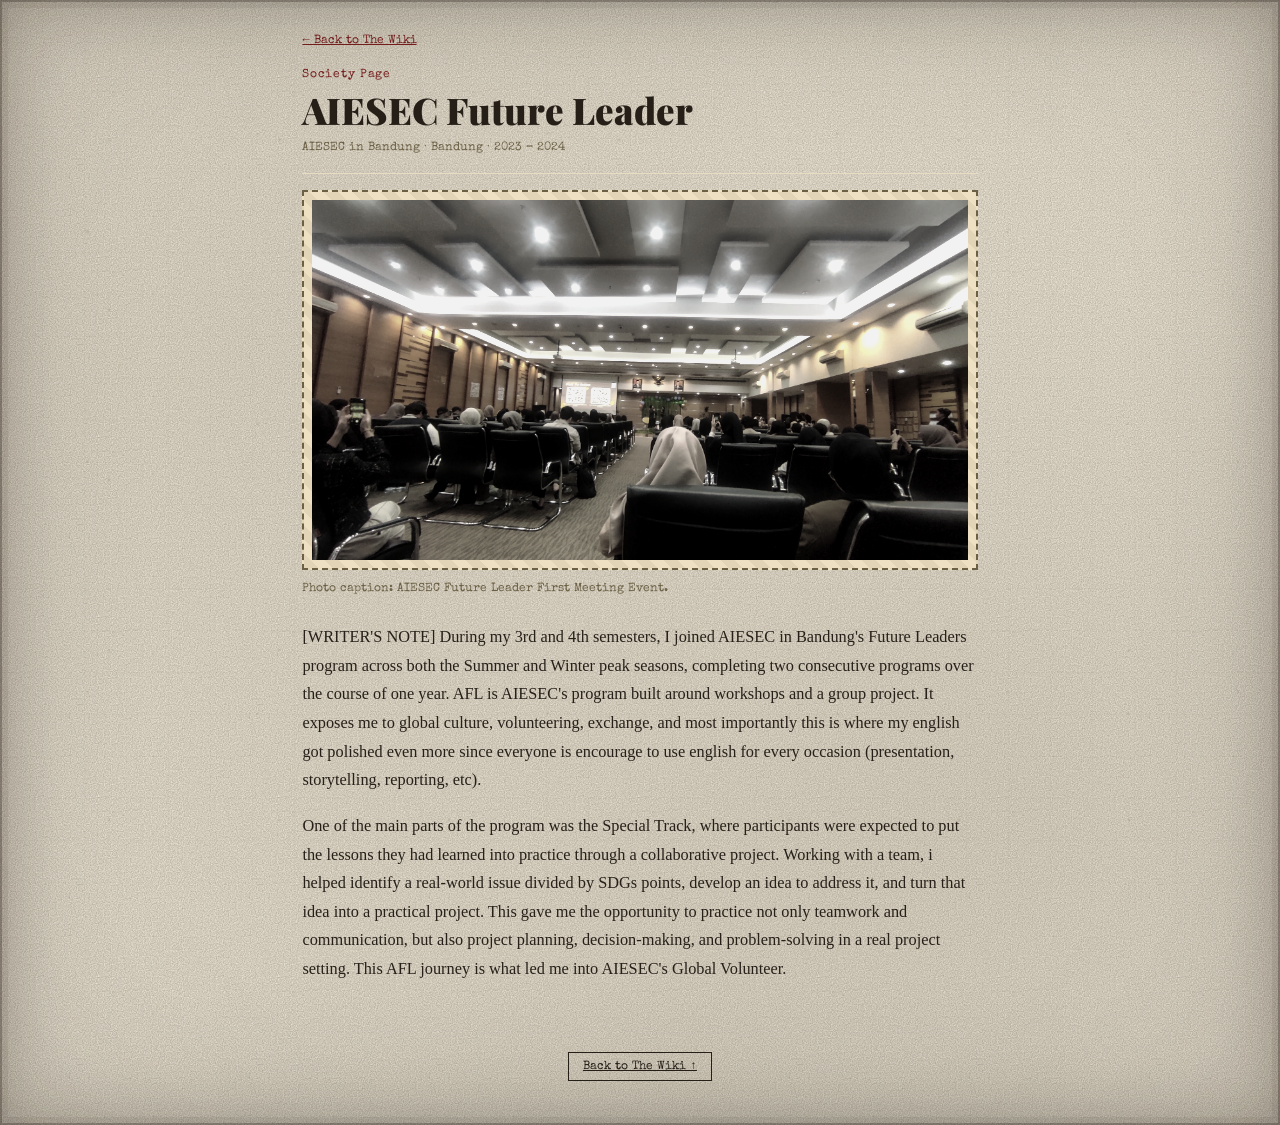
<file: pages/aiesec-future-leader.html>
<!DOCTYPE html>
<html lang="en">
  <head>
    <meta charset="UTF-8" />
    <meta name="viewport" content="width=device-width, initial-scale=1.0" />
    <title>AIESEC Future Leader — The Nikki Ticker</title>
    <meta
      name="description"
      content="Details on the AIESEC Future Leader program."
    />
    <link rel="icon" href="../assets/favicon.svg" type="image/svg+xml" />
    <link rel="preconnect" href="https://fonts.googleapis.com" />
    <link rel="preconnect" href="https://fonts.gstatic.com" crossorigin />
    <link
      href="https://fonts.googleapis.com/css2?family=Playfair+Display:ital,wght@0,600;0,700;0,900;1,600&family=Old+Standard+TT:ital,wght@0,400;0,700;1,400&family=Special+Elite&display=swap"
      rel="stylesheet"
    />
    <link rel="stylesheet" href="../css/style.css" />
  </head>
  <body>
    <header class="detail-header">
      <a class="detail-back" href="../index.html#organization"
        >&larr; Back to The Wiki</a
      >
      <p class="detail-kicker">Society Page</p>
      <h1 class="detail-title">AIESEC Future Leader</h1>
      <p class="detail-meta">
        AIESEC in Bandung &middot; Bandung &middot; 2023 – 2024
      </p>
    </header>
    <main class="detail-main">
      <div
        class="img-placeholder landscape-placeholder detail-photo"
        role="img"
        aria-label="Placeholder for a photo from AIESEC"
      >
        <img
          src="assets2/AFL2.png"
          alt="Vintage newspaper-style headline illustration"
          loading="eager"
          style="width: 100%; height: 100%; object-fit: cover; display: block"
        />
      </div>
      <p class="detail-caption">
        Photo caption: AIESEC Future Leader First Meeting Event.
      </p>
      <div class="detail-text">
        <p>
          [WRITER'S NOTE] During my 3rd and 4th semesters, I joined AIESEC in
          Bandung's Future Leaders program across both the Summer and Winter
          peak seasons, completing two consecutive programs over the course of
          one year. AFL is AIESEC's program built around workshops and a group
          project. It exposes me to global culture, volunteering, exchange, and
          most importantly this is where my english got polished even more since
          everyone is encourage to use english for every occasion (presentation,
          storytelling, reporting, etc).
        </p>
        <p>
          One of the main parts of the program was the Special Track, where
          participants were expected to put the lessons they had learned into
          practice through a collaborative project. Working with a team, i
          helped identify a real-world issue divided by SDGs points, develop an
          idea to address it, and turn that idea into a practical project. This
          gave me the opportunity to practice not only teamwork and
          communication, but also project planning, decision-making, and
          problem-solving in a real project setting. This AFL journey is what
          led me into AIESEC's Global Volunteer.
        </p>
      </div>
    </main>
    <footer class="detail-footer">
      <a class="back-to-top" href="../index.html#organization"
        >Back to The Wiki &uarr;</a
      >
    </footer>
  </body>
</html>
</file>
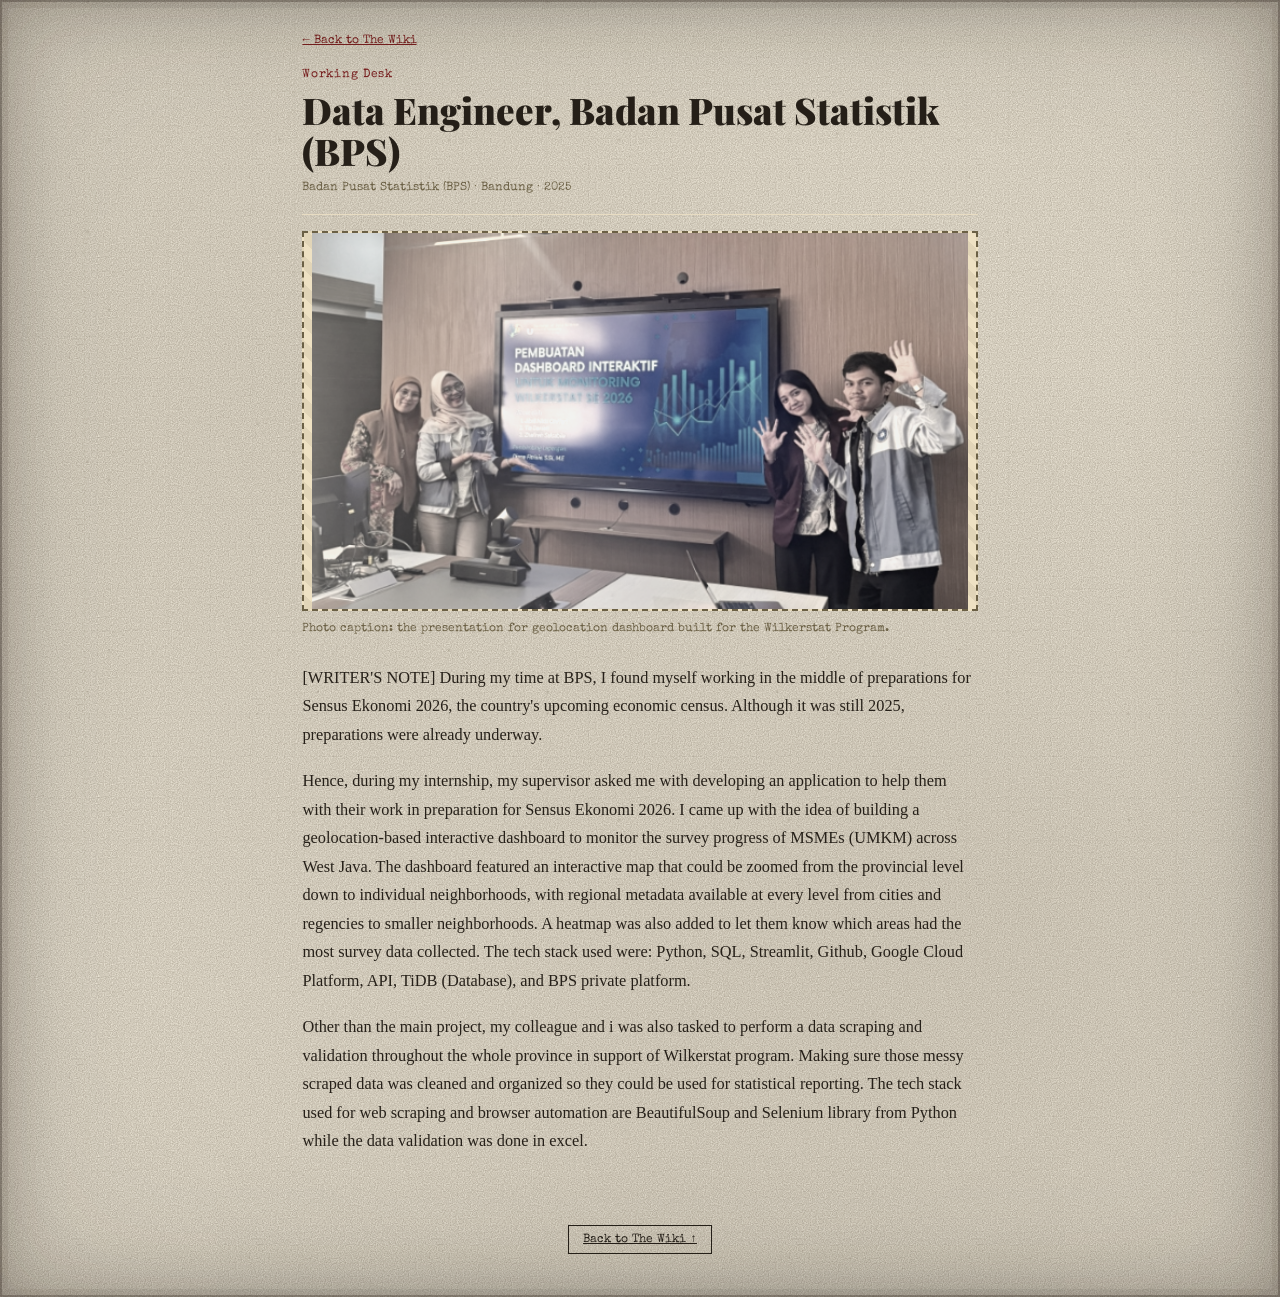
<file: pages/bps.html>
<!DOCTYPE html>
<html lang="en">
  <head>
    <meta charset="UTF-8" />
    <meta name="viewport" content="width=device-width, initial-scale=1.0" />
    <title>Data Engineer, Badan Pusat Statistik (BPS) — The Nikki Ticker</title>
    <meta
      name="description"
      content="Details on the Data Engineer role at Badan Pusat Statistik."
    />
    <link rel="icon" href="../assets/favicon.svg" type="image/svg+xml" />
    <link rel="preconnect" href="https://fonts.googleapis.com" />
    <link rel="preconnect" href="https://fonts.gstatic.com" crossorigin />
    <link
      href="https://fonts.googleapis.com/css2?family=Playfair+Display:ital,wght@0,600;0,700;0,900;1,600&family=Old+Standard+TT:ital,wght@0,400;0,700;1,400&family=Special+Elite&display=swap"
      rel="stylesheet"
    />
    <link rel="stylesheet" href="../css/style.css" />
  </head>
  <body>
    <header class="detail-header">
      <a class="detail-back" href="../index.html#working"
        >&larr; Back to The Wiki</a
      >
      <p class="detail-kicker">Working Desk</p>
      <h1 class="detail-title">Data Engineer, Badan Pusat Statistik (BPS)</h1>
      <p class="detail-meta">
        Badan Pusat Statistik (BPS) &middot; Bandung &middot; 2025
      </p>
    </header>
    <main class="detail-main">
      <div
        class="img-placeholder landscape-placeholder detail-photo"
        role="img"
        aria-label="Placeholder for a photo of the geolocation dashboard or fieldwork"
      >
        <img
          src="assets2/BPS2.png"
          alt="Vintage newspaper-style headline illustration"
          loading="eager"
          style="width: 100%; height: auto; object-fit: cover; display: block"
        />
      </div>
      <p class="detail-caption">
        Photo caption: the presentation for geolocation dashboard built for the
        Wilkerstat Program.
      </p>
      <div class="detail-text">
        <p>
          [WRITER'S NOTE] During my time at BPS, I found myself working in the
          middle of preparations for Sensus Ekonomi 2026, the country's upcoming
          economic census. Although it was still 2025, preparations were already
          underway.
        </p>
        <p>
          Hence, during my internship, my supervisor asked me with developing an
          application to help them with their work in preparation for Sensus
          Ekonomi 2026. I came up with the idea of building a geolocation-based
          interactive dashboard to monitor the survey progress of MSMEs (UMKM)
          across West Java. The dashboard featured an interactive map that could
          be zoomed from the provincial level down to individual neighborhoods,
          with regional metadata available at every level from cities and
          regencies to smaller neighborhoods. A heatmap was also added to let
          them know which areas had the most survey data collected. The tech
          stack used were: Python, SQL, Streamlit, Github, Google Cloud
          Platform, API, TiDB (Database), and BPS private platform.
        </p>
        <p>
          Other than the main project, my colleague and i was also tasked to
          perform a data scraping and validation throughout the whole province
          in support of Wilkerstat program. Making sure those messy scraped data
          was cleaned and organized so they could be used for statistical
          reporting. The tech stack used for web scraping and browser automation
          are BeautifulSoup and Selenium library from Python while the data
          validation was done in excel.
        </p>
      </div>
    </main>
    <footer class="detail-footer">
      <a class="back-to-top" href="../index.html#working"
        >Back to The Wiki &uarr;</a
      >
    </footer>
  </body>
</html>
</file>
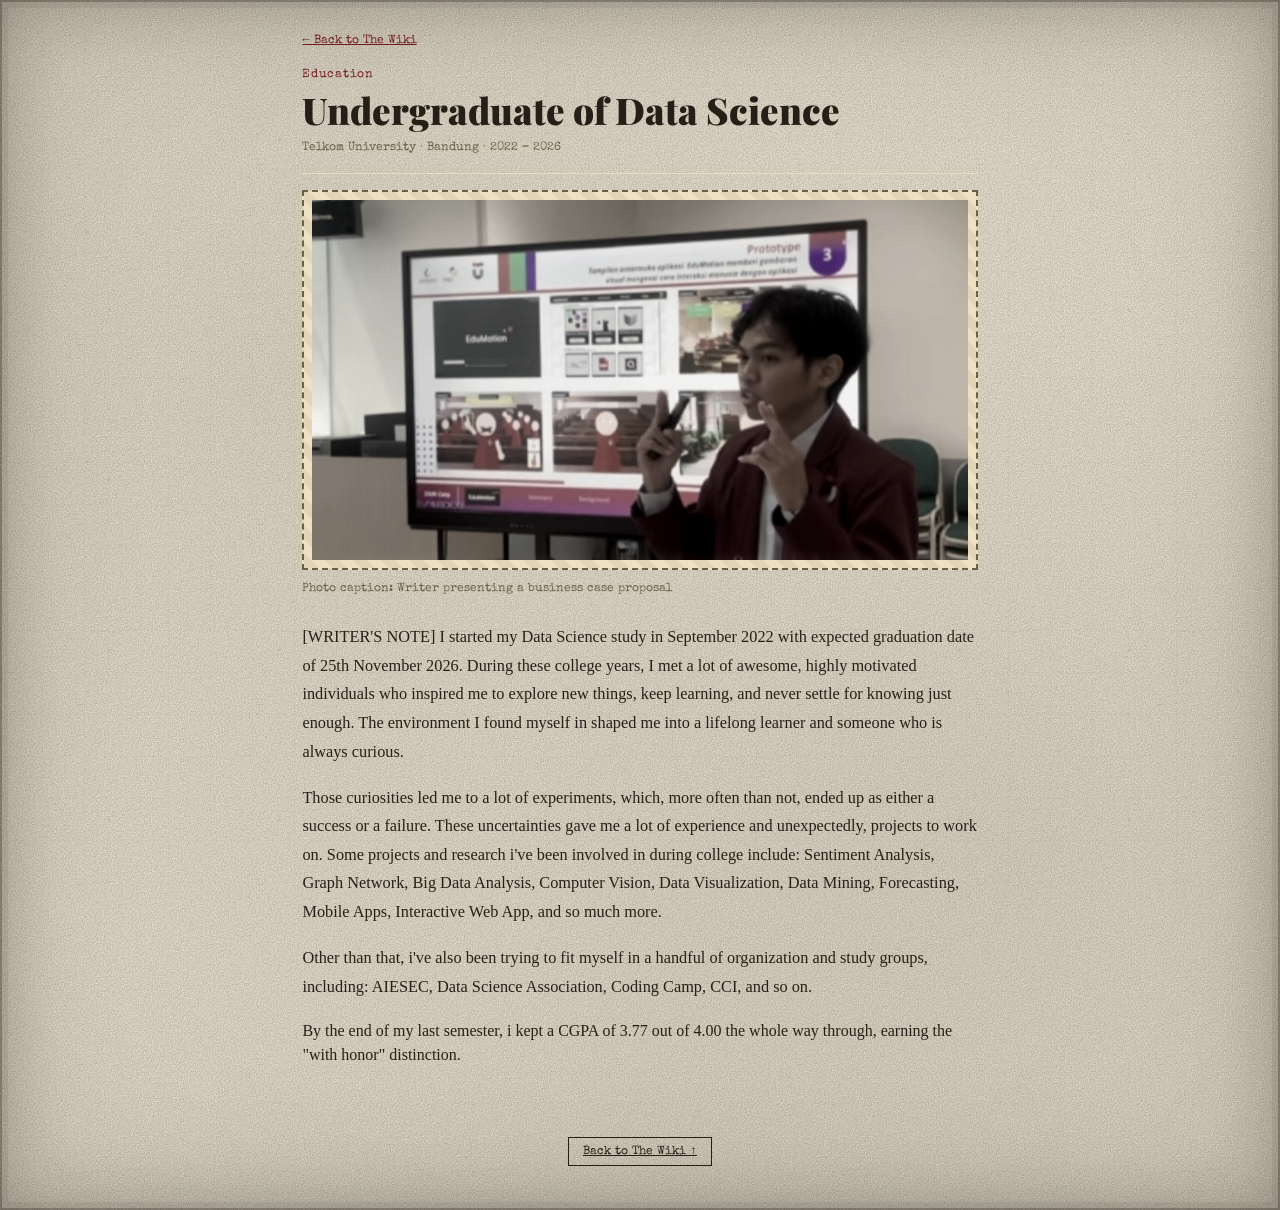
<file: pages/education.html>
<!DOCTYPE html>
<html lang="en">
  <head>
    <meta charset="UTF-8" />
    <meta name="viewport" content="width=device-width, initial-scale=1.0" />
    <title>Nikki Education</title>
    <meta
      name="description"
      content="Details on the Bachelor of Science in Data Science at Telkom University."
    />
    <link rel="icon" href="../assets/favicon.svg" type="image/svg+xml" />
    <link rel="preconnect" href="https://fonts.googleapis.com" />
    <link rel="preconnect" href="https://fonts.gstatic.com" crossorigin />
    <link
      href="https://fonts.googleapis.com/css2?family=Playfair+Display:ital,wght@0,600;0,700;0,900;1,600&family=Old+Standard+TT:ital,wght@0,400;0,700;1,400&family=Special+Elite&display=swap"
      rel="stylesheet"
    />
    <link rel="stylesheet" href="../css/style.css" />
  </head>
  <body>
    <header class="detail-header">
      <a class="detail-back" href="../index.html#education"
        >&larr; Back to The Wiki</a
      >
      <p class="detail-kicker">Education</p>
      <h1 class="detail-title">Undergraduate of Data Science</h1>
      <p class="detail-meta">
        Telkom University &middot; Bandung &middot; 2022 – 2026
      </p>
    </header>
    <main class="detail-main">
      <div
        class="img-placeholder landscape-placeholder detail-photo"
        role="img"
        aria-label="Placeholder for a campus or graduation photo"
      >
        <img
          src="assets2/ADIKARA.jpeg"
          alt="Vintage newspaper-style headline illustration"
          loading="eager"
          style="width: 100%; height: 100%; object-fit: cover; display: block"
        />
      </div>
      <p class="detail-caption">
        Photo caption: Writer presenting a business case proposal
      </p>
      <div class="detail-text">
        <p>
          [WRITER'S NOTE] I started my Data Science study in
          September 2022 with expected graduation date of 25th November 2026.
          During these college years, I met a lot of awesome, highly motivated
          individuals who inspired me to explore new things, keep learning, and
          never settle for knowing just enough. The environment I found myself in shaped me into a lifelong learner and someone who is always curious.
        </p>
        <p>
        <p>Those curiosities led me to a lot of experiments, which, more often than not, ended up as either a success or a failure. These uncertainties gave me a lot of experience and unexpectedly, projects to work on. Some projects and research i've been involved in during college include: Sentiment Analysis, Graph Network, Big Data Analysis, Computer Vision, Data Visualization, Data Mining, Forecasting, Mobile Apps, Interactive Web App, and so much more.
        </p>
        <p>
          Other than that, i've also been trying to fit myself in a handful of organization and study groups, including: AIESEC, Data Science Association, Coding Camp, CCI, and so on. 
        </p>
          By the end of my last semester, i kept a CGPA of 3.77 out of 4.00 the whole way through, earning the
          "with honor" distinction.
        </p>
      </div>
    </main>
    <footer class="detail-footer">
      <a class="back-to-top" href="../index.html#education"
        >Back to The Wiki &uarr;</a
      >
    </footer>
  </body>
</html>
</file>
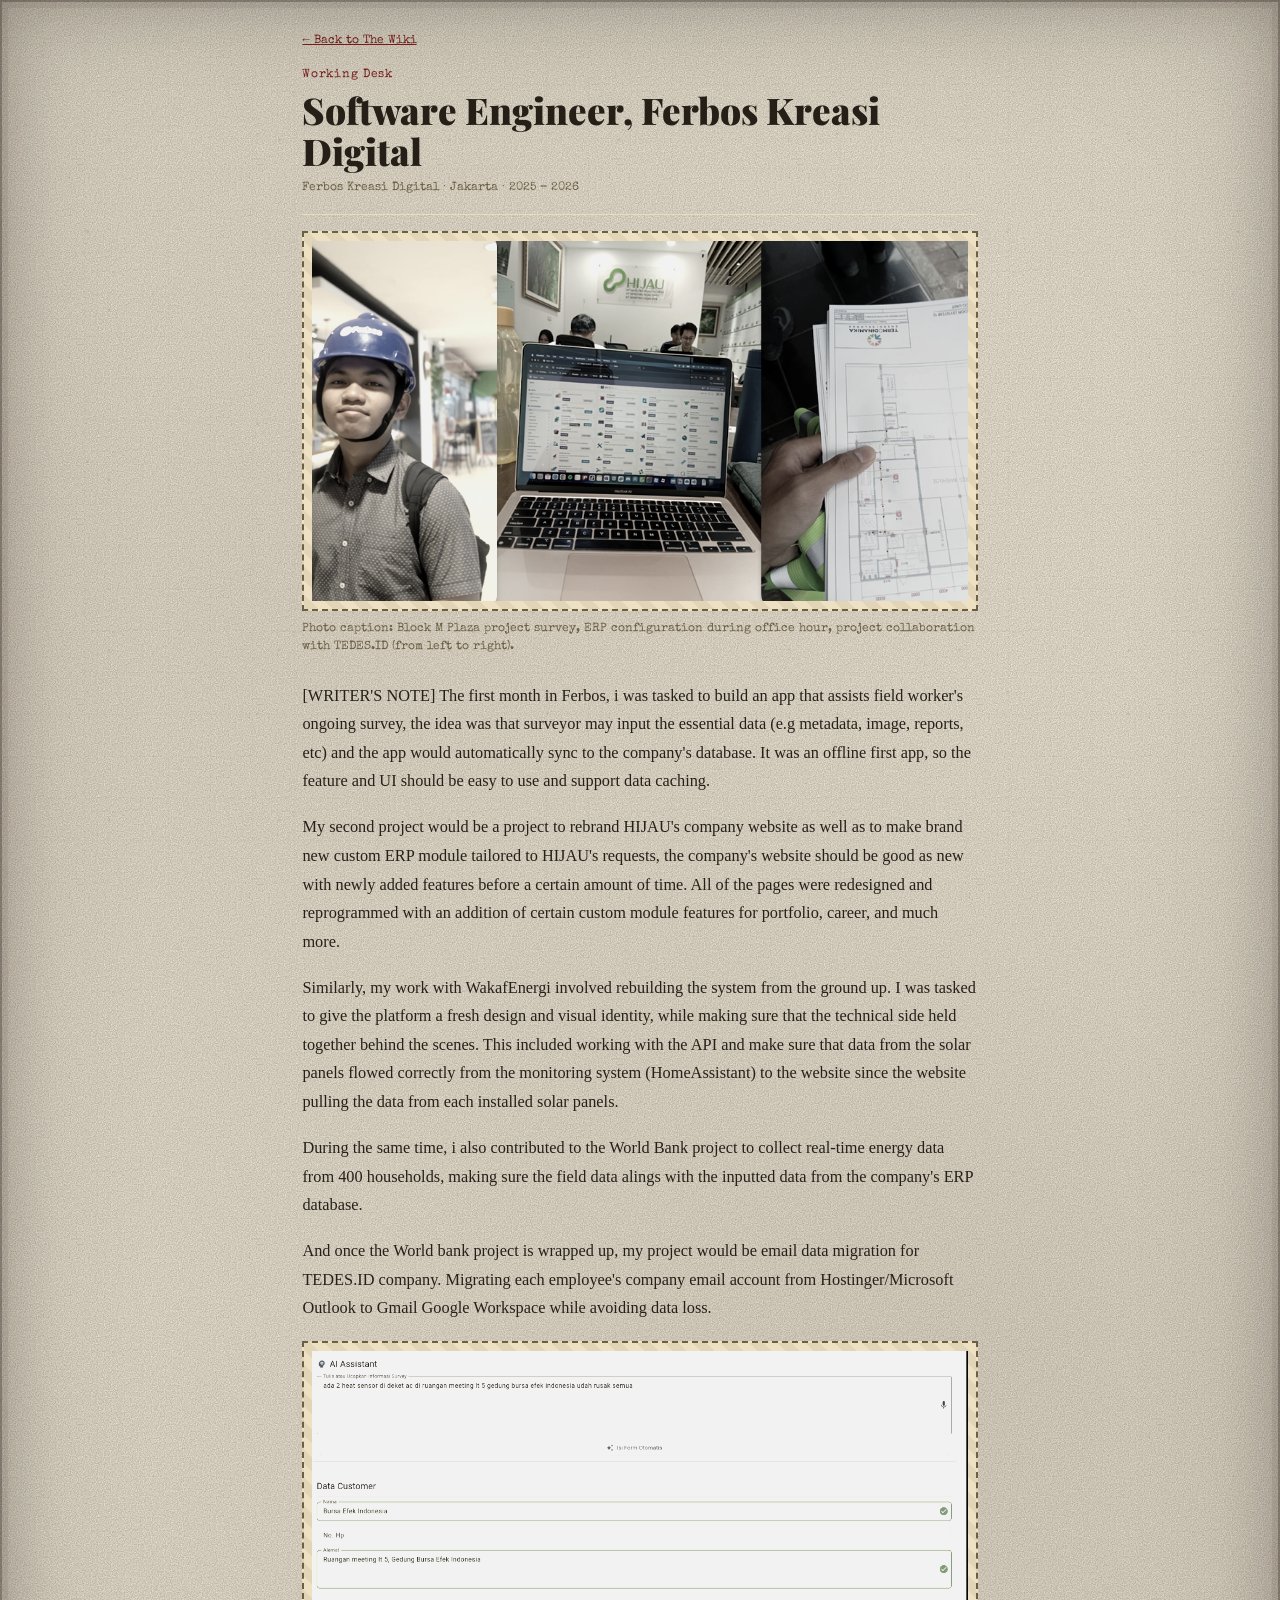
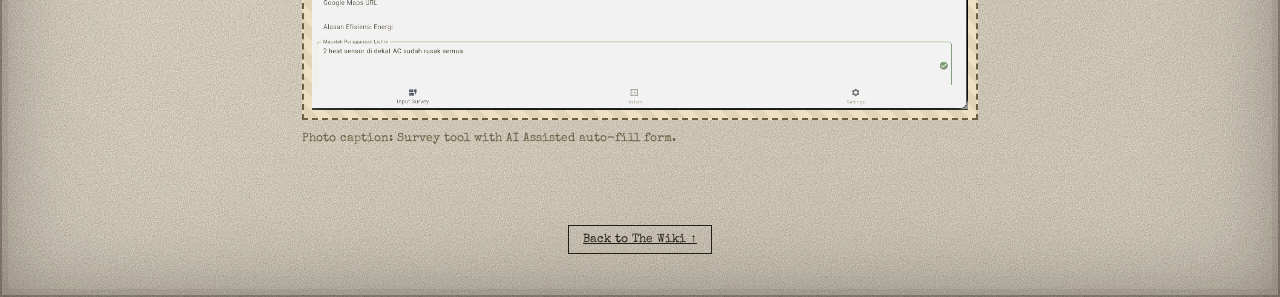
<file: pages/ferbos.html>
<!DOCTYPE html>
<html lang="en">
  <head>
    <meta charset="UTF-8" />
    <meta name="viewport" content="width=device-width, initial-scale=1.0" />
    <title>Ferbos Kreasi Digital</title>
    <meta
      name="description"
      content="Details on the Software Engineer role at Ferbos Kreasi Digital."
    />
    <link rel="icon" href="../assets/favicon.svg" type="image/svg+xml" />
    <link rel="preconnect" href="https://fonts.googleapis.com" />
    <link rel="preconnect" href="https://fonts.gstatic.com" crossorigin />
    <link
      href="https://fonts.googleapis.com/css2?family=Playfair+Display:ital,wght@0,600;0,700;0,900;1,600&family=Old+Standard+TT:ital,wght@0,400;0,700;1,400&family=Special+Elite&display=swap"
      rel="stylesheet"
    />
    <link rel="stylesheet" href="../css/style.css" />
  </head>
  <body>
    <header class="detail-header">
      <a class="detail-back" href="../index.html#working"
        >&larr; Back to The Wiki</a
      >
      <p class="detail-kicker">Working Desk</p>
      <h1 class="detail-title">Software Engineer, Ferbos Kreasi Digital</h1>
      <p class="detail-meta">
        Ferbos Kreasi Digital &middot; Jakarta &middot; 2025 – 2026
      </p>
    </header>
    <main class="detail-main">
      <div
        class="img-placeholder landscape-placeholder detail-photo"
        role="img"
        aria-label="Placeholder for a photo of the Ferbos office or product screens"
      >
        <img
          src="assets2/FerbosWork.png"
          alt="Vintage newspaper-style headline illustration"
          loading="eager"
          style="width: 100%; height: 100%; object-fit: cover; display: block"
        />
      </div>
      <p class="detail-caption">
        Photo caption: Block M Plaza project survey, ERP configuration during
        office hour, project collaboration with TEDES.ID (from left to right).
      </p>
      <div class="detail-text">
        <p>
          [WRITER'S NOTE] The first month in Ferbos, i was tasked to build an
          app that assists field worker's ongoing survey, the idea was that
          surveyor may input the essential data (e.g metadata, image, reports,
          etc) and the app would automatically sync to the company's database.
          It was an offline first app, so the feature and UI should be easy to
          use and support data caching.
        </p>
        <p>
          My second project would be a project to rebrand HIJAU's company
          website as well as to make brand new custom ERP module tailored to
          HIJAU's requests, the company's website should be good as new with
          newly added features before a certain amount of time. All of the pages
          were redesigned and reprogrammed with an addition of certain custom
          module features for portfolio, career, and much more.
        </p>
        <p>
          Similarly, my work with WakafEnergi involved rebuilding the system
          from the ground up. I was tasked to give the platform a fresh design
          and visual identity, while making sure that the technical side held
          together behind the scenes. This included working with the API and
          make sure that data from the solar panels flowed correctly from the
          monitoring system (HomeAssistant) to the website since the website
          pulling the data from each installed solar panels.
        </p>
        <p>
          During the same time, i also contributed to the World Bank project to
          collect real-time energy data from 400 households, making sure the
          field data alings with the inputted data from the company's ERP
          database.
        </p>
        <p>
          And once the World bank project is wrapped up, my project would be
          email data migration for TEDES.ID company. Migrating each employee's
          company email account from Hostinger/Microsoft Outlook to Gmail Google
          Workspace while avoiding data loss.
        </p>
      </div>
      <div
        class="img-placeholder landscape-placeholder detail-photo"
        role="img"
        aria-label="Placeholder for a photo of the Ferbos office or product screens"
      >
        <img
          src="assets2/FerbosWork2.png"
          alt="Vintage newspaper-style headline illustration"
          loading="eager"
          style="width: 100%; height: 100%; object-fit: cover; display: block"
        />
      </div>
      <p class="detail-caption">
        Photo caption: Survey tool with AI Assisted auto-fill form.
      </p>
    </main>
    <footer class="detail-footer">
      <a class="back-to-top" href="../index.html#working"
        >Back to The Wiki &uarr;</a
      >
    </footer>
  </body>
</html>
</file>
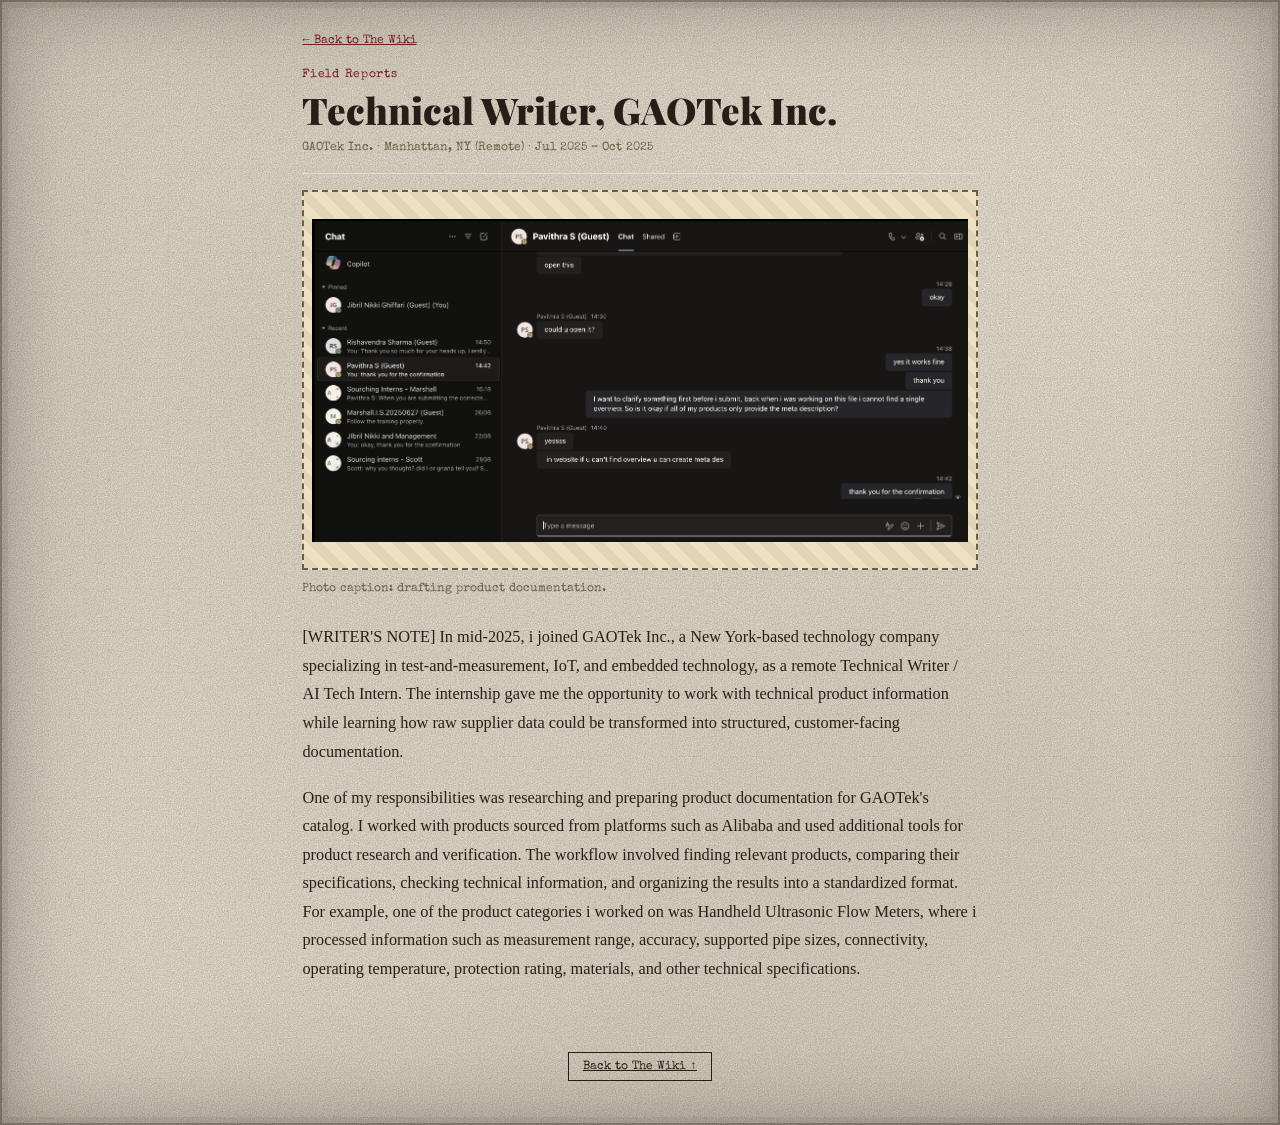
<file: pages/gaotek.html>
<!DOCTYPE html>
<html lang="en">
  <head>
    <meta charset="UTF-8" />
    <meta name="viewport" content="width=device-width, initial-scale=1.0" />
    <title>Technical Writer, GAOTek Inc.</title>
    <meta
      name="description"
      content="Details on the Technical Writer role at GAOTek Inc."
    />
    <link rel="icon" href="../assets/favicon.svg" type="image/svg+xml" />
    <link rel="preconnect" href="https://fonts.googleapis.com" />
    <link rel="preconnect" href="https://fonts.gstatic.com" crossorigin />
    <link
      href="https://fonts.googleapis.com/css2?family=Playfair+Display:ital,wght@0,600;0,700;0,900;1,600&family=Old+Standard+TT:ital,wght@0,400;0,700;1,400&family=Special+Elite&display=swap"
      rel="stylesheet"
    />
    <link rel="stylesheet" href="../css/style.css" />
  </head>
  <body>
    <header class="detail-header">
      <a class="detail-back" href="../index.html#professional"
        >&larr; Back to The Wiki</a
      >
      <p class="detail-kicker">Field Reports</p>
      <h1 class="detail-title">Technical Writer, GAOTek Inc.</h1>
      <p class="detail-meta">
        GAOTek Inc. &middot; Manhattan, NY (Remote) &middot; Jul 2025 – Oct 2025
      </p>
    </header>
    <main class="detail-main">
      <div
        class="img-placeholder landscape-placeholder detail-photo"
        role="img"
        aria-label="Placeholder for a photo related to technical writing"
      >
        <img
          src="assets2/GaotekChat.png"
          alt="Vintage newspaper-style headline illustration"
          loading="eager"
          style="width: 100%; height: auto; object-fit: cover; display: block"
        />
      </div>
      <p class="detail-caption">
        Photo caption: drafting product documentation.
      </p>
      <div class="detail-text">
        <p>
          [WRITER'S NOTE] In mid-2025, i joined GAOTek Inc., a New York-based
          technology company specializing in test-and-measurement, IoT, and
          embedded technology, as a remote Technical Writer / AI Tech Intern.
          The internship gave me the opportunity to work with technical product
          information while learning how raw supplier data could be transformed
          into structured, customer-facing documentation.
        </p>
        <p>
          One of my responsibilities was researching and preparing product
          documentation for GAOTek's catalog. I worked with products sourced from
          platforms such as Alibaba and used additional tools for product research
          and verification. The workflow involved finding relevant products,
          comparing their specifications, checking technical information, and
          organizing the results into a standardized format. For example, one of
          the product categories i worked on was Handheld Ultrasonic Flow Meters,
          where i processed information such as measurement range, accuracy,
          supported pipe sizes, connectivity, operating temperature, protection
          rating, materials, and other technical specifications.
        </p>
        </p>
      </div>
    </main>
    <footer class="detail-footer">
      <a class="back-to-top" href="../index.html#professional"
        >Back to The Wiki &uarr;</a
      >
    </footer>
  </body>
</html>
</file>
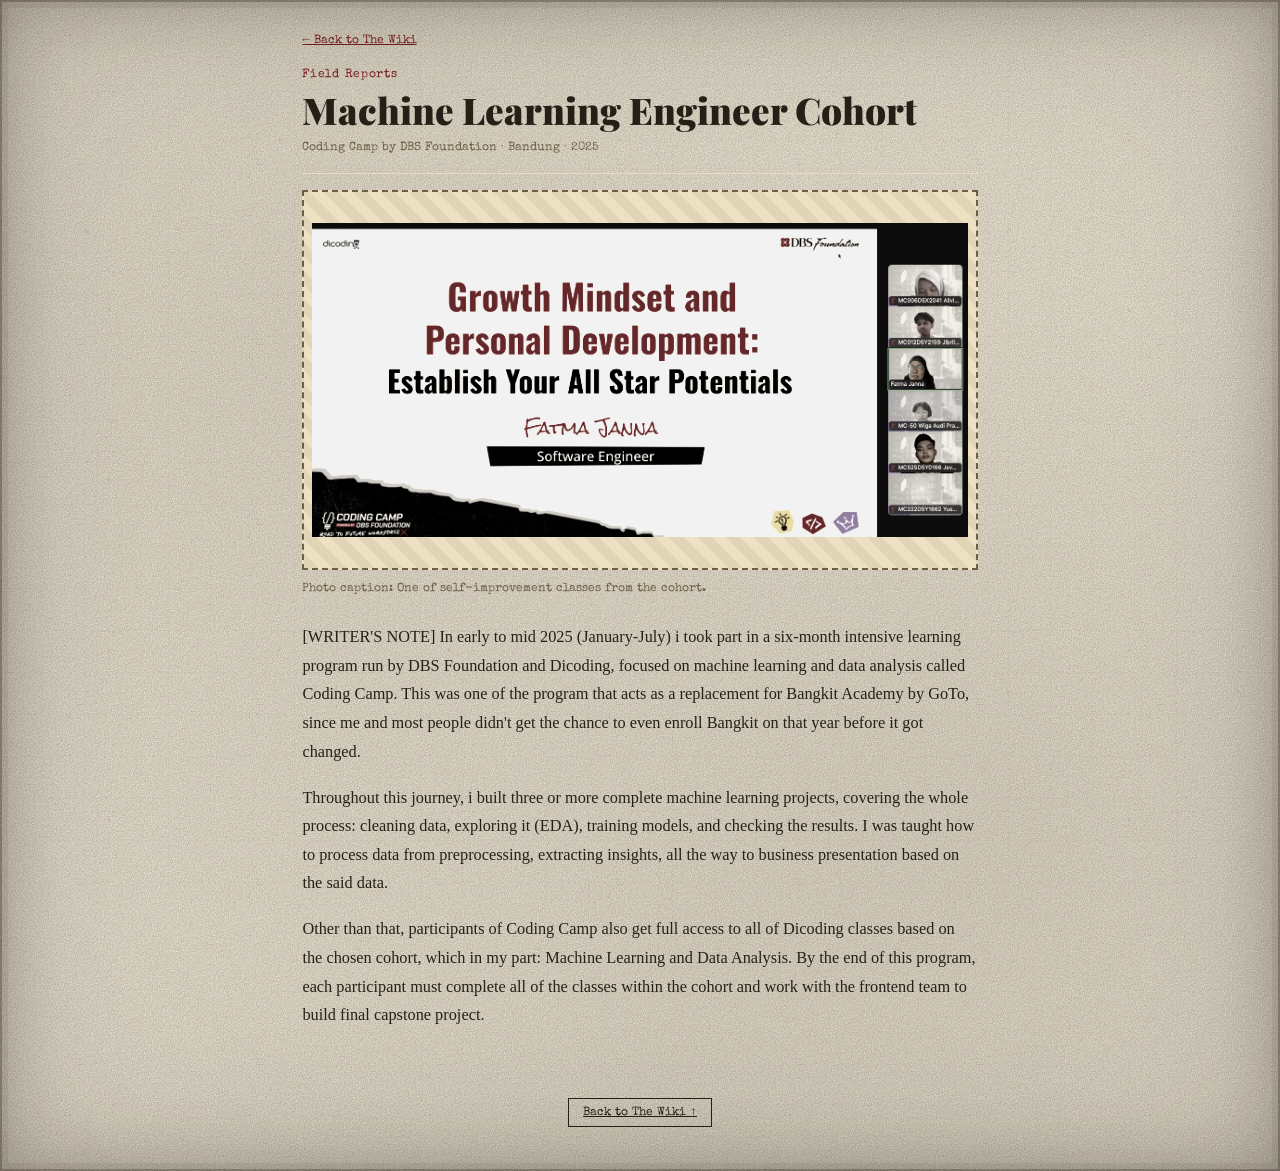
<file: pages/ml-cohort.html>
<!DOCTYPE html>
<html lang="en">
  <head>
    <meta charset="UTF-8" />
    <meta name="viewport" content="width=device-width, initial-scale=1.0" />
    <title>Coding Camp</title>
    <meta
      name="description"
      content="Details on the Machine Learning Engineer Cohort at Coding Camp by DBS Foundation."
    />
    <link rel="icon" href="../assets/favicon.svg" type="image/svg+xml" />
    <link rel="preconnect" href="https://fonts.googleapis.com" />
    <link rel="preconnect" href="https://fonts.gstatic.com" crossorigin />
    <link
      href="https://fonts.googleapis.com/css2?family=Playfair+Display:ital,wght@0,600;0,700;0,900;1,600&family=Old+Standard+TT:ital,wght@0,400;0,700;1,400&family=Special+Elite&display=swap"
      rel="stylesheet"
    />
    <link rel="stylesheet" href="../css/style.css" />
  </head>
  <body>
    <header class="detail-header">
      <a class="detail-back" href="../index.html#professional"
        >&larr; Back to The Wiki</a
      >
      <p class="detail-kicker">Field Reports</p>
      <h1 class="detail-title">Machine Learning Engineer Cohort</h1>
      <p class="detail-meta">
        Coding Camp by DBS Foundation &middot; Bandung &middot; 2025
      </p>
    </header>
    <main class="detail-main">
      <div
        class="img-placeholder landscape-placeholder detail-photo"
        role="img"
        aria-label="Placeholder for a photo from the coding cohort"
      >
        <img
          src="assets2/CodingCamp.png"
          alt="Vintage newspaper-style headline illustration"
          loading="eager"
          style="width: 100%; height: auto; object-fit: cover; display: block"
        />
      </div>
      <p class="detail-caption">
        Photo caption: One of self-improvement classes from the cohort.
      </p>
      <div class="detail-text">
        <p>
          [WRITER'S NOTE] In early to mid 2025 (January-July) i took part in a
          six-month intensive learning program run by DBS Foundation and
          Dicoding, focused on machine learning and data analysis called Coding
          Camp. This was one of the program that acts as a replacement for
          Bangkit Academy by GoTo, since me and most people didn't get the
          chance to even enroll Bangkit on that year before it got changed.
        </p>
        <p>
          Throughout this journey, i built three or more complete machine
          learning projects, covering the whole process: cleaning data,
          exploring it (EDA), training models, and checking the results. I was
          taught how to process data from preprocessing, extracting insights,
          all the way to business presentation based on the said data.
        </p>
        <p>
          Other than that, participants of Coding Camp also get full access to
          all of Dicoding classes based on the chosen cohort, which in my part:
          Machine Learning and Data Analysis. By the end of this program, each
          participant must complete all of the classes within the cohort and
          work with the frontend team to build final capstone project.
        </p>
      </div>
    </main>
    <footer class="detail-footer">
      <a class="back-to-top" href="../index.html#professional"
        >Back to The Wiki &uarr;</a
      >
    </footer>
  </body>
</html>
</file>
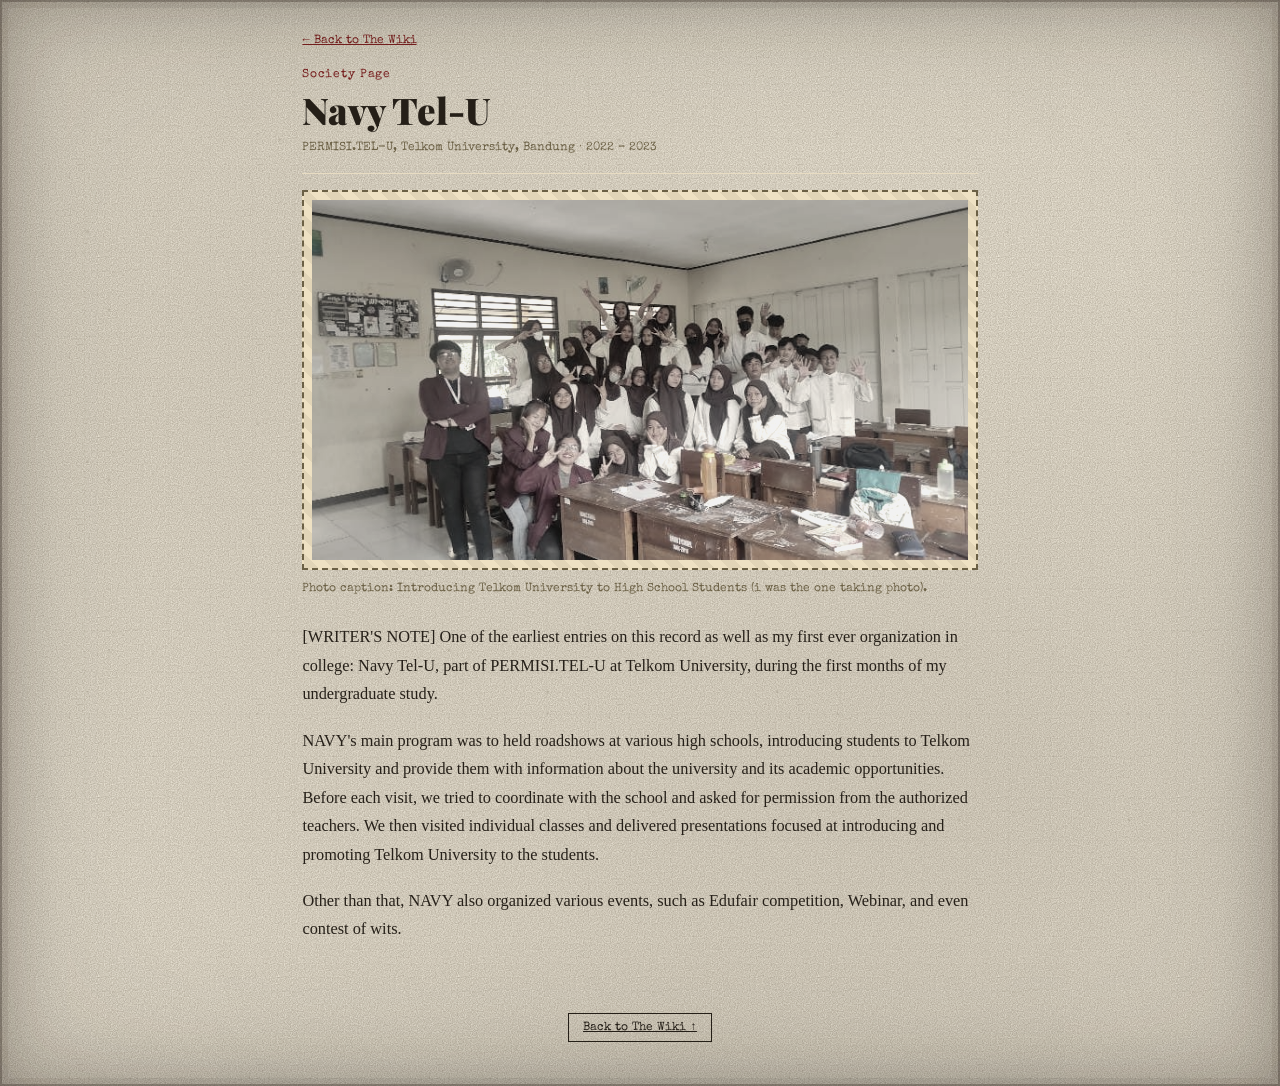
<file: pages/navy-telu.html>
<!DOCTYPE html>
<html lang="en">
  <head>
    <meta charset="UTF-8" />
    <meta name="viewport" content="width=device-width, initial-scale=1.0" />
    <title>Navy Tel-U</title>
    <meta
      name="description"
      content="Details on Navy Tel-U, under PERMISI.TEL-U at Telkom University."
    />
    <link rel="icon" href="../assets/favicon.svg" type="image/svg+xml" />
    <link rel="preconnect" href="https://fonts.googleapis.com" />
    <link rel="preconnect" href="https://fonts.gstatic.com" crossorigin />
    <link
      href="https://fonts.googleapis.com/css2?family=Playfair+Display:ital,wght@0,600;0,700;0,900;1,600&family=Old+Standard+TT:ital,wght@0,400;0,700;1,400&family=Special+Elite&display=swap"
      rel="stylesheet"
    />
    <link rel="stylesheet" href="../css/style.css" />
  </head>
  <body>
    <header class="detail-header">
      <a class="detail-back" href="../index.html#organization"
        >&larr; Back to The Wiki</a
      >
      <p class="detail-kicker">Society Page</p>
      <h1 class="detail-title">Navy Tel-U</h1>
      <p class="detail-meta">
        PERMISI.TEL-U, Telkom University, Bandung &middot; 2022 &ndash; 2023
      </p>
    </header>
    <main class="detail-main">
      <div
        class="img-placeholder landscape-placeholder detail-photo"
        role="img"
        aria-label="Placeholder for a photo from Navy Tel-U"
      >
        <img
          src="assets2/NAVY.jpeg"
          alt="Vintage newspaper-style headline illustration"
          loading="eager"
          style="width: 100%; height: 100%; object-fit: cover; display: block"
        />
      </div>
      <p class="detail-caption">
        Photo caption: Introducing Telkom University to High School Students (i
        was the one taking photo).
      </p>
      <div class="detail-text">
        <p>
          [WRITER'S NOTE] One of the earliest entries on this record as well as
          my first ever organization in college: Navy Tel-U, part of
          PERMISI.TEL-U at Telkom University, during the first months of my
          undergraduate study.
        </p>
        <p>
          NAVY's main program was to held roadshows at various high schools,
          introducing students to Telkom University and provide them with
          information about the university and its academic opportunities.
          Before each visit, we tried to coordinate with the school and asked
          for permission from the authorized teachers. We then visited
          individual classes and delivered presentations focused at introducing
          and promoting Telkom University to the students.
        </p>
        <p>
          Other than that, NAVY also organized various events, such as Edufair
          competition, Webinar, and even contest of wits.
        </p>
      </div>
    </main>
    <footer class="detail-footer">
      <a class="back-to-top" href="../index.html#organization"
        >Back to The Wiki &uarr;</a
      >
    </footer>
  </body>
</html>
</file>
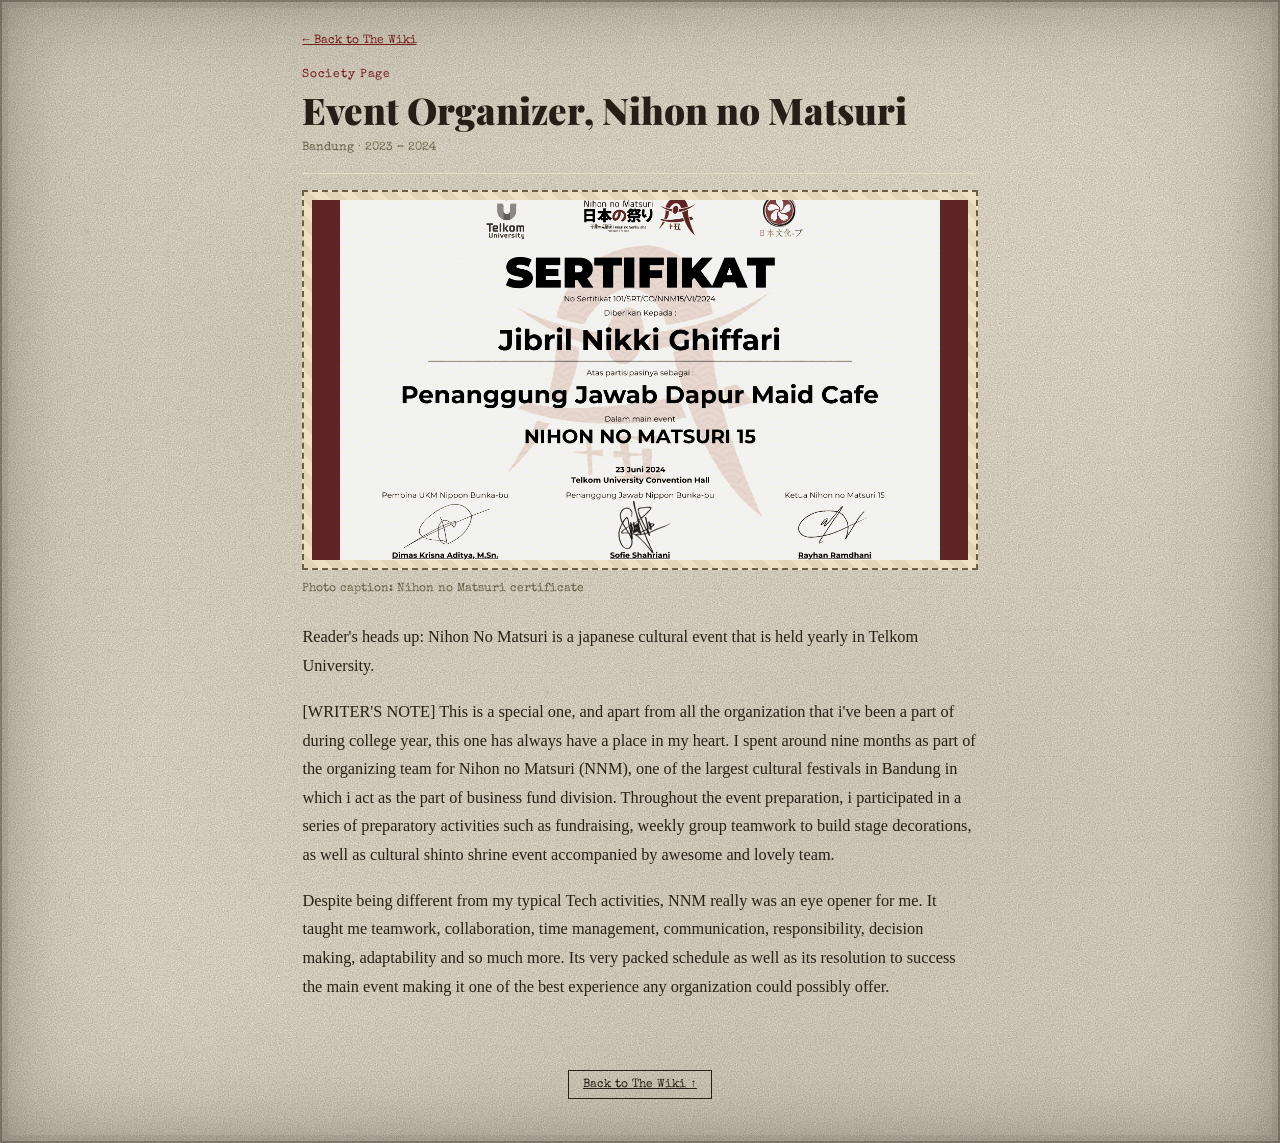
<file: pages/nihon-no-matsuri.html>
<!DOCTYPE html>
<html lang="en">
  <head>
    <meta charset="UTF-8" />
    <meta name="viewport" content="width=device-width, initial-scale=1.0" />
    <title>Event Organizer, Nihon no Matsuri</title>
    <meta
      name="description"
      content="Details on organizing Nihon no Matsuri, a Bandung cultural festival."
    />
    <link rel="icon" href="../assets/favicon.svg" type="image/svg+xml" />
    <link rel="preconnect" href="https://fonts.googleapis.com" />
    <link rel="preconnect" href="https://fonts.gstatic.com" crossorigin />
    <link
      href="https://fonts.googleapis.com/css2?family=Playfair+Display:ital,wght@0,600;0,700;0,900;1,600&family=Old+Standard+TT:ital,wght@0,400;0,700;1,400&family=Special+Elite&display=swap"
      rel="stylesheet"
    />
    <link rel="stylesheet" href="../css/style.css" />
  </head>
  <body>
    <header class="detail-header">
      <a class="detail-back" href="../index.html#organization"
        >&larr; Back to The Wiki</a
      >
      <p class="detail-kicker">Society Page</p>
      <h1 class="detail-title">Event Organizer, Nihon no Matsuri</h1>
      <p class="detail-meta">Bandung &middot; 2023 &ndash; 2024</p>
    </header>
    <main class="detail-main">
      <div
        class="img-placeholder landscape-placeholder detail-photo"
        role="img"
        aria-label="Placeholder for a photo from Nihon no Matsuri"
      >
        <img
          src="assets2/NNM2.jpeg"
          alt="Vintage newspaper-style headline illustration"
          loading="eager"
          style="width: 100%; height: 100%; object-fit: cover; display: block"
        />
      </div>
      <p class="detail-caption">Photo caption: Nihon no Matsuri certificate</p>
      <div class="detail-text">
        <p>
          Reader's heads up: Nihon No Matsuri is a japanese cultural event that
          is held yearly in Telkom University.
        </p>
        <p>
          [WRITER'S NOTE] This is a special one, and apart from all the
          organization that i've been a part of during college year, this one
          has always have a place in my heart. I spent around nine months as
          part of the organizing team for Nihon no Matsuri (NNM), one of the
          largest cultural festivals in Bandung in which i act as the part of
          business fund division. Throughout the event preparation, i
          participated in a series of preparatory activities such as
          fundraising, weekly group teamwork to build stage decorations, as well
          as cultural shinto shrine event accompanied by awesome and lovely
          team.
        </p>
        <p>
          Despite being different from my typical Tech activities, NNM really
          was an eye opener for me. It taught me teamwork, collaboration, time
          management, communication, responsibility, decision making,
          adaptability and so much more. Its very packed schedule as well as its
          resolution to success the main event making it one of the best
          experience any organization could possibly offer.
        </p>
      </div>
    </main>
    <footer class="detail-footer">
      <a class="back-to-top" href="../index.html#organization"
        >Back to The Wiki &uarr;</a
      >
    </footer>
  </body>
</html>
</file>
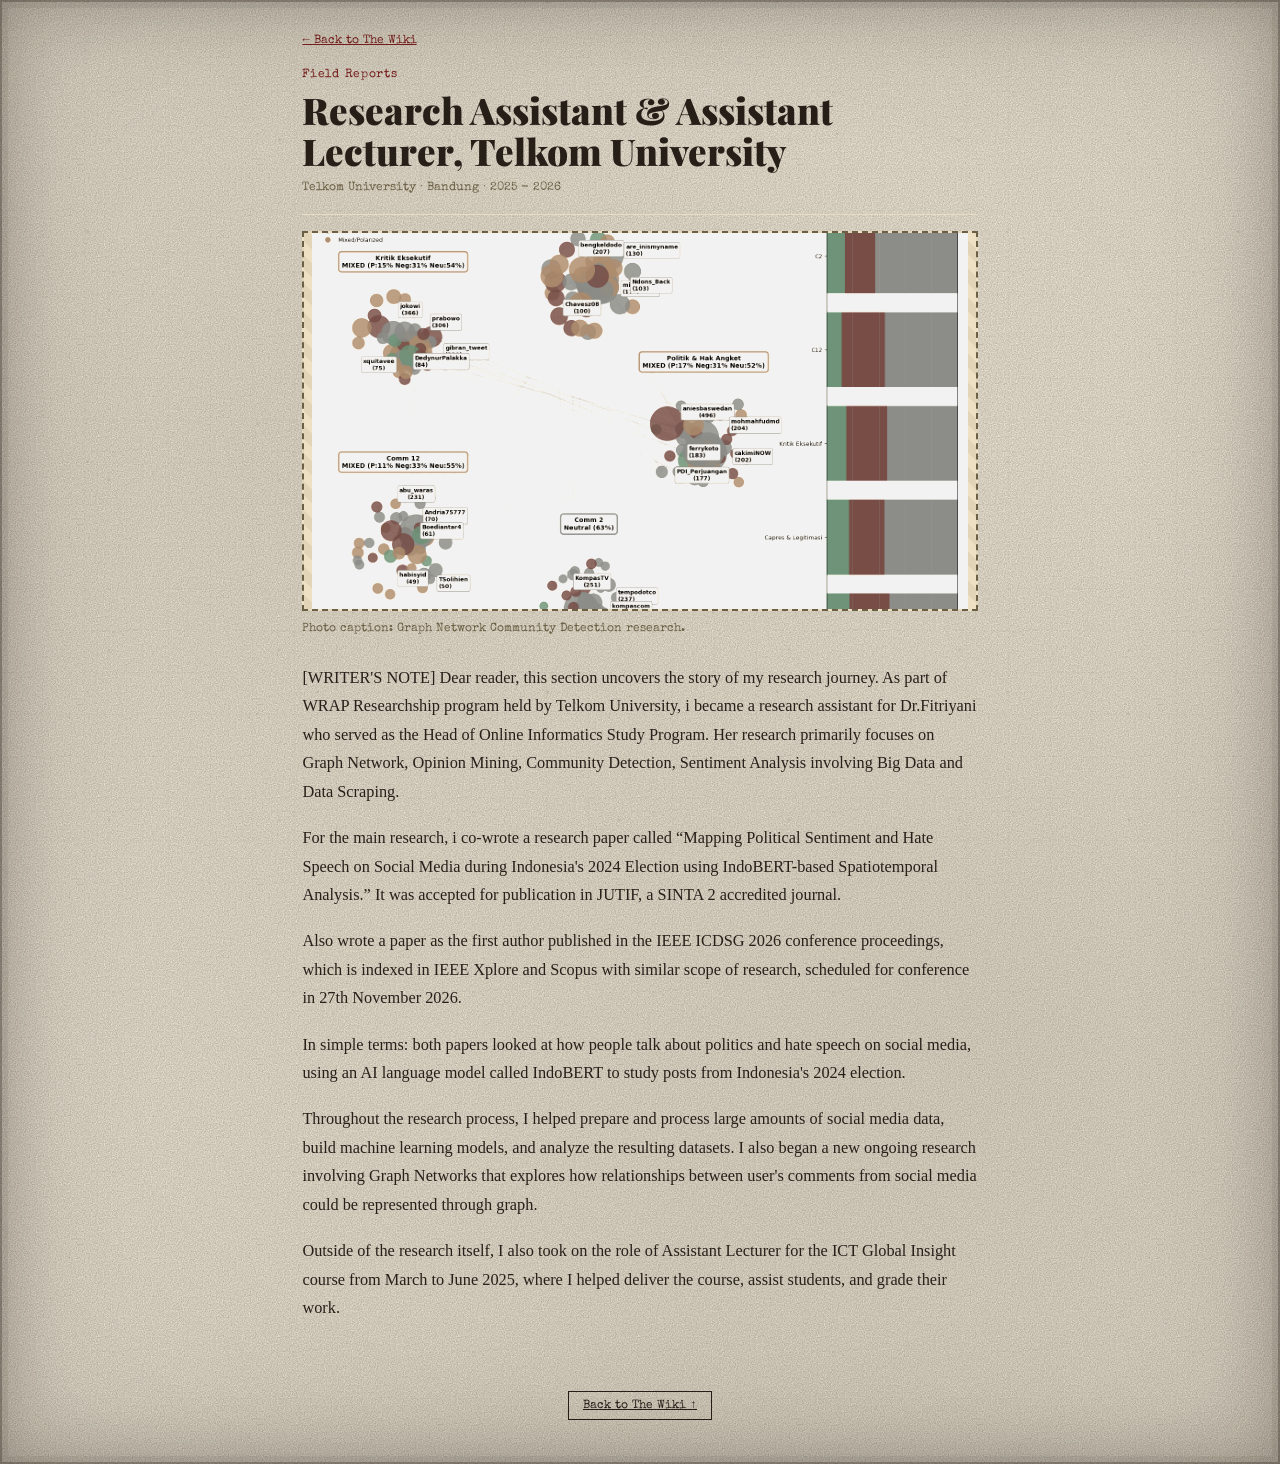
<file: pages/research.html>
<!DOCTYPE html>
<html lang="en">
  <head>
    <meta charset="UTF-8" />
    <meta name="viewport" content="width=device-width, initial-scale=1.0" />
    <title>
      Research Assistant & Assistant Lecturer, Telkom University — The Nikki
      Ticker
    </title>
    <meta
      name="description"
      content="Details on the research and teaching work at Telkom University."
    />
    <link rel="icon" href="../assets/favicon.svg" type="image/svg+xml" />
    <link rel="preconnect" href="https://fonts.googleapis.com" />
    <link rel="preconnect" href="https://fonts.gstatic.com" crossorigin />
    <link
      href="https://fonts.googleapis.com/css2?family=Playfair+Display:ital,wght@0,600;0,700;0,900;1,600&family=Old+Standard+TT:ital,wght@0,400;0,700;1,400&family=Special+Elite&display=swap"
      rel="stylesheet"
    />
    <link rel="stylesheet" href="../css/style.css" />
  </head>
  <body>
    <header class="detail-header">
      <a class="detail-back" href="../index.html#professional"
        >&larr; Back to The Wiki</a
      >
      <p class="detail-kicker">Field Reports</p>
      <h1 class="detail-title">
        Research Assistant & Assistant Lecturer, Telkom University
      </h1>
      <p class="detail-meta">
        Telkom University &middot; Bandung &middot; 2025 - 2026
      </p>
    </header>
    <main class="detail-main">
      <div
        class="img-placeholder landscape-placeholder detail-photo"
        role="img"
        aria-label="Placeholder for a research or conference photo"
      >
        <img
          src="assets2/Graph.png"
          alt="Vintage newspaper-style headline illustration"
          loading="eager"
          style="width: 100%; height: auto; object-fit: cover; display: block"
        />
      </div>
      <p class="detail-caption">
        Photo caption: Graph Network Community Detection research.
      </p>
      <div class="detail-text">
        <p>
          [WRITER'S NOTE] Dear reader, this section uncovers the story of my
          research journey. As part of WRAP Researchship program held by Telkom
          University, i became a research assistant for Dr.Fitriyani who served
          as the Head of Online Informatics Study Program. Her research
          primarily focuses on Graph Network, Opinion Mining, Community
          Detection, Sentiment Analysis involving Big Data and Data Scraping.
        </p>
        <p>
          For the main research, i co-wrote a research paper called
          &ldquo;Mapping Political Sentiment and Hate Speech on Social Media
          during Indonesia's 2024 Election using IndoBERT-based Spatiotemporal
          Analysis.&rdquo; It was accepted for publication in JUTIF, a SINTA 2
          accredited journal.
        </p>
        <p>
          Also wrote a paper as the first author published in the IEEE ICDSG
          2026 conference proceedings, which is indexed in IEEE Xplore and
          Scopus with similar scope of research, scheduled for conference in
          27th November 2026.
        </p>
        <p>
          In simple terms: both papers looked at how people talk about politics
          and hate speech on social media, using an AI language model called
          IndoBERT to study posts from Indonesia's 2024 election.
        </p>
        <p>
          Throughout the research process, I helped prepare and process large
          amounts of social media data, build machine learning models, and
          analyze the resulting datasets. I also began a new ongoing research
          involving Graph Networks that explores how relationships between
          user's comments from social media could be represented through graph.
        </p>
        <p>
          Outside of the research itself, I also took on the role of Assistant
          Lecturer for the ICT Global Insight course from March to June 2025,
          where I helped deliver the course, assist students, and grade their
          work.
        </p>
      </div>
    </main>
    <footer class="detail-footer">
      <a class="back-to-top" href="../index.html#professional"
        >Back to The Wiki &uarr;</a
      >
    </footer>
  </body>
</html>
</file>
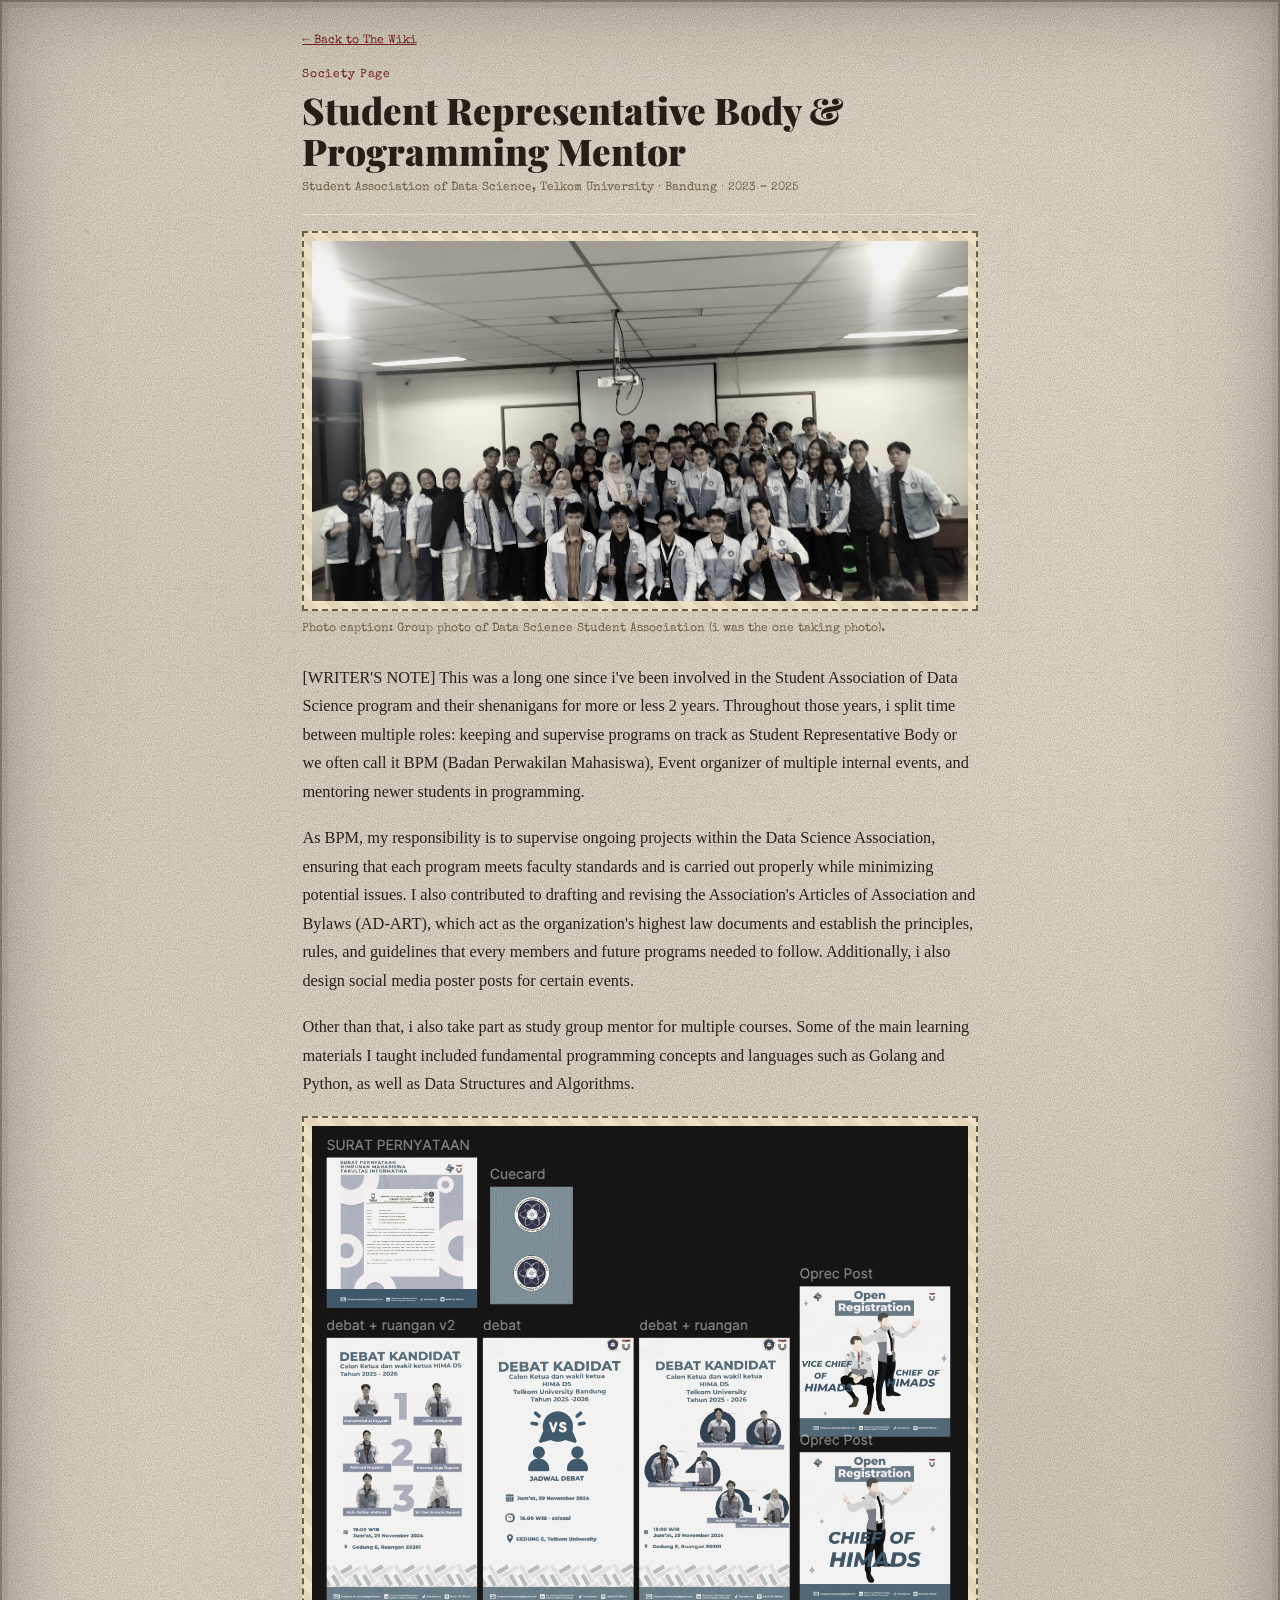
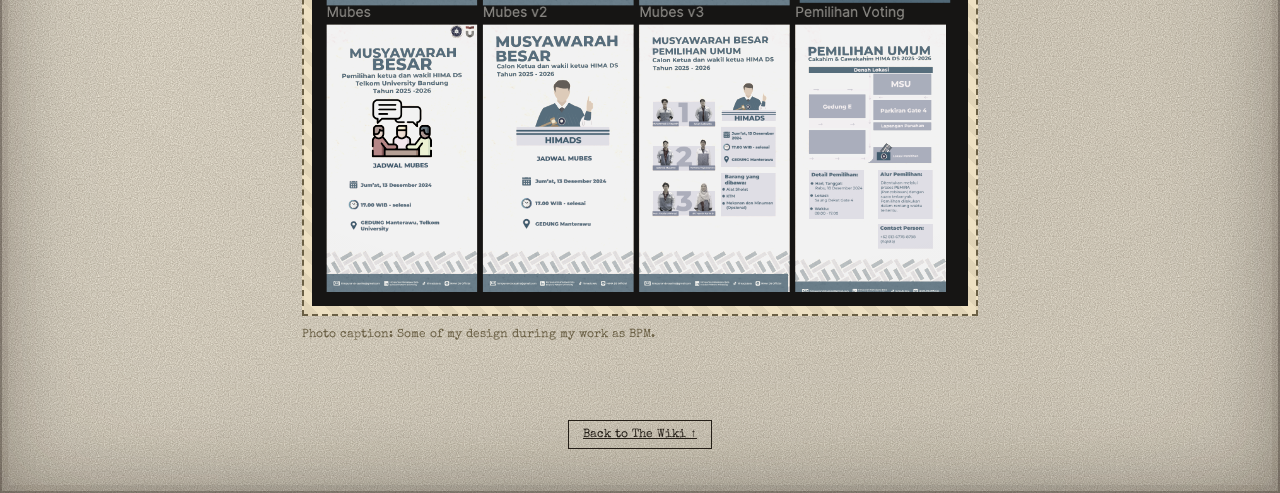
<file: pages/student-association.html>
<!DOCTYPE html>
<html lang="en">
  <head>
    <meta charset="UTF-8" />
    <meta name="viewport" content="width=device-width, initial-scale=1.0" />
    <title>Student Representative Body</title>
    <meta
      name="description"
      content="Details on the Student Representative Body and Programming Mentor role."
    />
    <link rel="icon" href="../assets/favicon.svg" type="image/svg+xml" />
    <link rel="preconnect" href="https://fonts.googleapis.com" />
    <link rel="preconnect" href="https://fonts.gstatic.com" crossorigin />
    <link
      href="https://fonts.googleapis.com/css2?family=Playfair+Display:ital,wght@0,600;0,700;0,900;1,600&family=Old+Standard+TT:ital,wght@0,400;0,700;1,400&family=Special+Elite&display=swap"
      rel="stylesheet"
    />
    <link rel="stylesheet" href="../css/style.css" />
  </head>
  <body>
    <header class="detail-header">
      <a class="detail-back" href="../index.html#organization"
        >&larr; Back to The Wiki</a
      >
      <p class="detail-kicker">Society Page</p>
      <h1 class="detail-title">
        Student Representative Body & Programming Mentor
      </h1>
      <p class="detail-meta">
        Student Association of Data Science, Telkom University &middot; Bandung
        &middot; 2023 – 2025
      </p>
    </header>
    <main class="detail-main">
      <div
        class="img-placeholder landscape-placeholder detail-photo"
        role="img"
        aria-label="Placeholder for a photo from the Student Association"
      >
        <img
          src="assets2/HIMAphoto.jpeg"
          alt="Vintage newspaper-style headline illustration"
          loading="eager"
          style="width: 100%; height: 100%; object-fit: cover; display: block"
        />
      </div>
      <p class="detail-caption">
        Photo caption: Group photo of Data Science Student Association (i was
        the one taking photo).
      </p>
      <div class="detail-text">
        <p>
          [WRITER'S NOTE] This was a long one since i've been involved in the
          Student Association of Data Science program and their shenanigans for
          more or less 2 years. Throughout those years, i split time between
          multiple roles: keeping and supervise programs on track as Student
          Representative Body or we often call it BPM (Badan Perwakilan
          Mahasiswa), Event organizer of multiple internal events, and mentoring
          newer students in programming.
        </p>
        <p>
          As BPM, my responsibility is to supervise ongoing projects within the
          Data Science Association, ensuring that each program meets faculty
          standards and is carried out properly while minimizing potential
          issues. I also contributed to drafting and revising the Association's
          Articles of Association and Bylaws (AD-ART), which act as the
          organization's highest law documents and establish the principles,
          rules, and guidelines that every members and future programs needed to
          follow. Additionally, i also design social media poster posts for
          certain events.
        </p>
        <p>
          Other than that, i also take part as study group mentor for multiple
          courses. Some of the main learning materials I taught included
          fundamental programming concepts and languages such as Golang and
          Python, as well as Data Structures and Algorithms.
        </p>
      </div>
      <div
        class="img-placeholder detail-photo"
        role="img"
        aria-label="Placeholder for a photo from the Student Association"
      >
        <img
          src="assets2/HIMADesign.png"
          alt="Vintage newspaper-style headline illustration"
          loading="eager"
          style="width: 100%; height: auto; object-fit: cover; display: block"
        />
      </div>
      <p class="detail-caption">
        Photo caption: Some of my design during my work as BPM.
      </p>
    </main>
    <footer class="detail-footer">
      <a class="back-to-top" href="../index.html#organization"
        >Back to The Wiki &uarr;</a
      >
    </footer>
  </body>
</html>
</file>
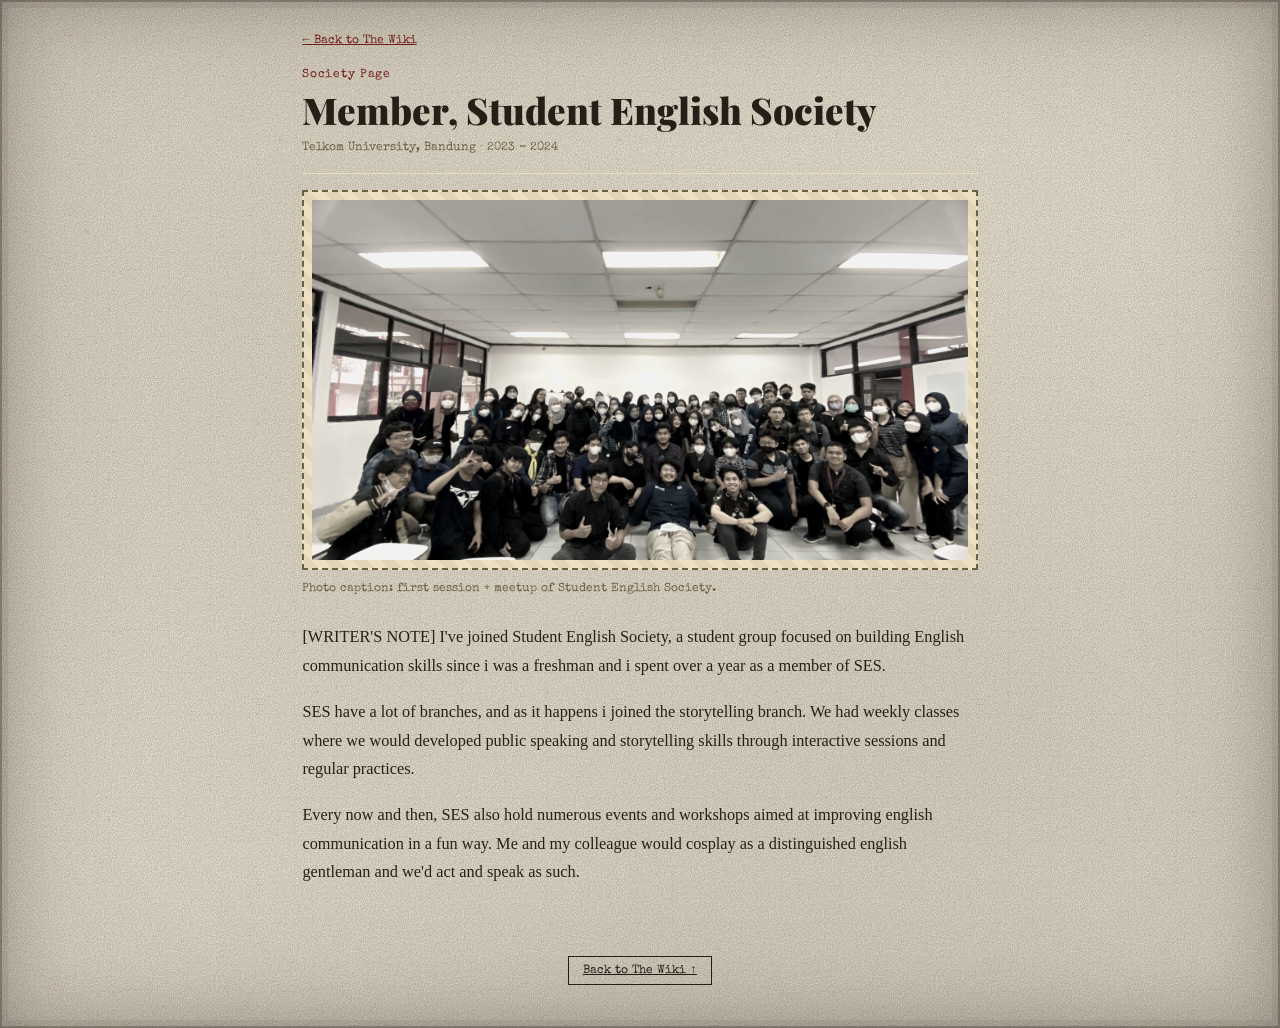
<file: pages/student-english-society.html>
<!DOCTYPE html>
<html lang="en">
  <head>
    <meta charset="UTF-8" />
    <meta name="viewport" content="width=device-width, initial-scale=1.0" />
    <title>Student English Society</title>
    <meta
      name="description"
      content="Details on membership in Student English Society at Telkom University."
    />
    <link rel="icon" href="../assets/favicon.svg" type="image/svg+xml" />
    <link rel="preconnect" href="https://fonts.googleapis.com" />
    <link rel="preconnect" href="https://fonts.gstatic.com" crossorigin />
    <link
      href="https://fonts.googleapis.com/css2?family=Playfair+Display:ital,wght@0,600;0,700;0,900;1,600&family=Old+Standard+TT:ital,wght@0,400;0,700;1,400&family=Special+Elite&display=swap"
      rel="stylesheet"
    />
    <link rel="stylesheet" href="../css/style.css" />
  </head>
  <body>
    <header class="detail-header">
      <a class="detail-back" href="../index.html#organization"
        >&larr; Back to The Wiki</a
      >
      <p class="detail-kicker">Society Page</p>
      <h1 class="detail-title">Member, Student English Society</h1>
      <p class="detail-meta">
        Telkom University, Bandung &middot; 2023 &ndash; 2024
      </p>
    </header>
    <main class="detail-main">
      <div
        class="img-placeholder landscape-placeholder detail-photo"
        role="img"
        aria-label="Placeholder for a photo from Student English Society"
      >
        <img
          src="assets2/SES2.jpeg"
          alt="Vintage newspaper-style headline illustration"
          loading="eager"
          style="width: 100%; height: 100%; object-fit: cover; display: block"
        />
      </div>
      <p class="detail-caption">
        Photo caption: first session + meetup of Student English Society.
      </p>
      <div class="detail-text">
        <p>
          [WRITER'S NOTE] I've joined Student English Society, a student group
          focused on building English communication skills since i was a
          freshman and i spent over a year as a member of SES.
        </p>
        <p>
          SES have a lot of branches, and as it happens i joined the
          storytelling branch. We had weekly classes where we would developed
          public speaking and storytelling skills through interactive sessions
          and regular practices.
        </p>

        <p>
          Every now and then, SES also hold numerous events and workshops aimed
          at improving english communication in a fun way. Me and my colleague
          would cosplay as a distinguished english gentleman and we'd act and
          speak as such.
        </p>
      </div>
    </main>
    <footer class="detail-footer">
      <a class="back-to-top" href="../index.html#organization"
        >Back to The Wiki &uarr;</a
      >
    </footer>
  </body>
</html>
</file>
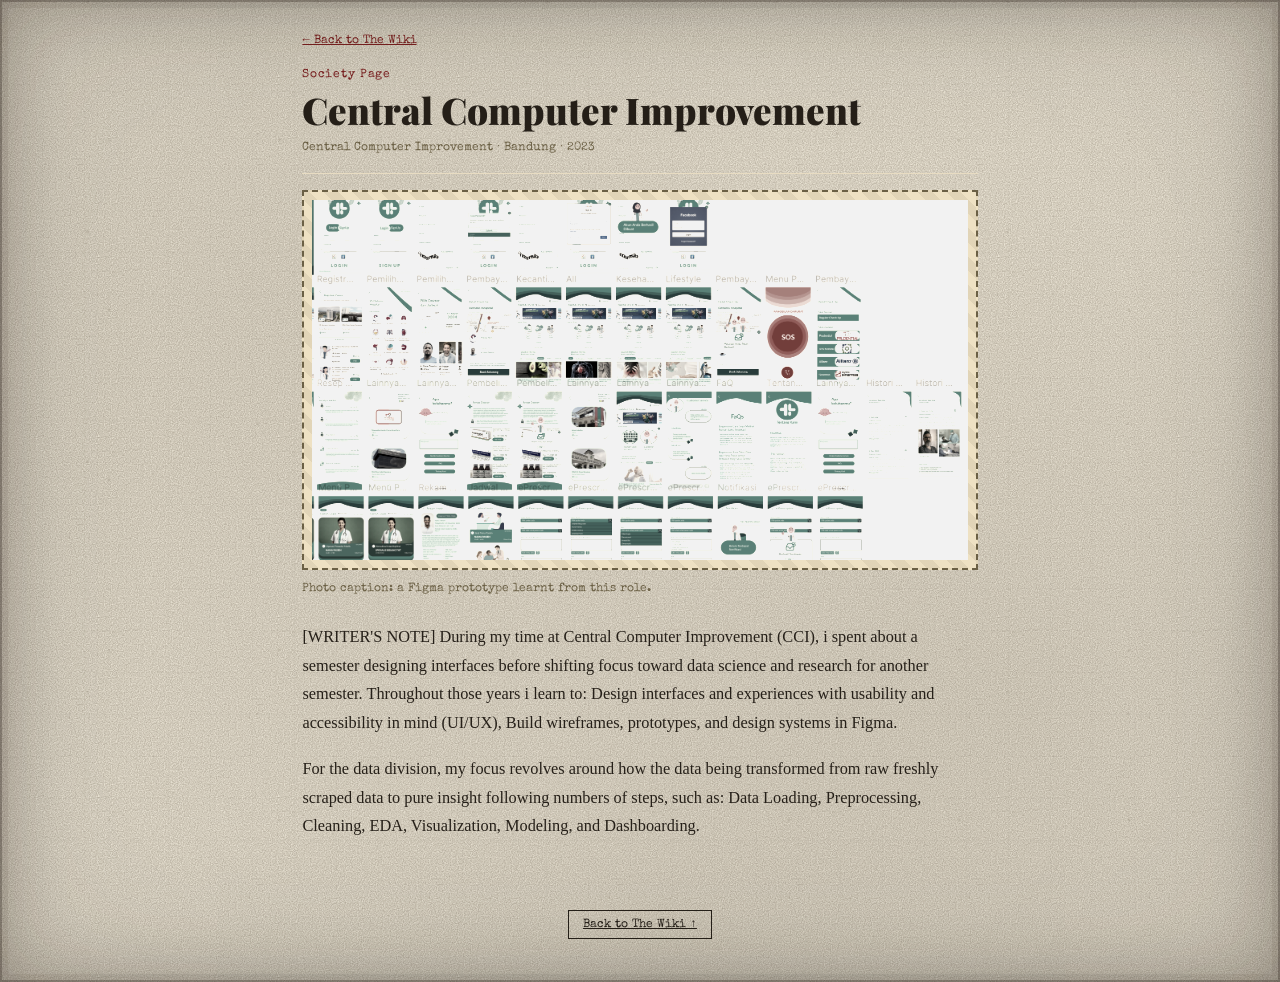
<file: pages/uiux-designer.html>
<!DOCTYPE html>
<html lang="en">
  <head>
    <meta charset="UTF-8" />
    <meta name="viewport" content="width=device-width, initial-scale=1.0" />
    <title>
      UI/UX Designer, Central Computer Improvement — The Nikki Ticker
    </title>
    <meta
      name="description"
      content="Details on the UI/UX Designer role at Central Computer Improvement."
    />
    <link rel="icon" href="../assets/favicon.svg" type="image/svg+xml" />
    <link rel="preconnect" href="https://fonts.googleapis.com" />
    <link rel="preconnect" href="https://fonts.gstatic.com" crossorigin />
    <link
      href="https://fonts.googleapis.com/css2?family=Playfair+Display:ital,wght@0,600;0,700;0,900;1,600&family=Old+Standard+TT:ital,wght@0,400;0,700;1,400&family=Special+Elite&display=swap"
      rel="stylesheet"
    />
    <link rel="stylesheet" href="../css/style.css" />
  </head>
  <body>
    <header class="detail-header">
      <a class="detail-back" href="../index.html#organization"
        >&larr; Back to The Wiki</a
      >
      <p class="detail-kicker">Society Page</p>
      <h1 class="detail-title">Central Computer Improvement</h1>
      <p class="detail-meta">
        Central Computer Improvement &middot; Bandung &middot; 2023
      </p>
    </header>
    <main class="detail-main">
      <div
        class="img-placeholder landscape-placeholder detail-photo"
        role="img"
        aria-label="Placeholder for a photo of design work"
      >
        <img
          src="assets2/Figma.png"
          alt="Vintage newspaper-style headline illustration"
          loading="eager"
          style="width: 100%; height: 100%; object-fit: cover; display: block"
        />
      </div>
      <p class="detail-caption">
        Photo caption: a Figma prototype learnt from this role.
      </p>
      <div class="detail-text">
        <p>
          [WRITER'S NOTE] During my time at Central Computer Improvement (CCI),
          i spent about a semester designing interfaces before shifting focus
          toward data science and research for another semester. Throughout
          those years i learn to: Design interfaces and experiences with
          usability and accessibility in mind (UI/UX), Build wireframes,
          prototypes, and design systems in Figma.
        </p>
        <p>
          For the data division, my focus revolves around how the data being
          transformed from raw freshly scraped data to pure insight following
          numbers of steps, such as: Data Loading, Preprocessing, Cleaning, EDA,
          Visualization, Modeling, and Dashboarding.
        </p>
      </div>
    </main>
    <footer class="detail-footer">
      <a class="back-to-top" href="../index.html#organization"
        >Back to The Wiki &uarr;</a
      >
    </footer>
  </body>
</html>
</file>
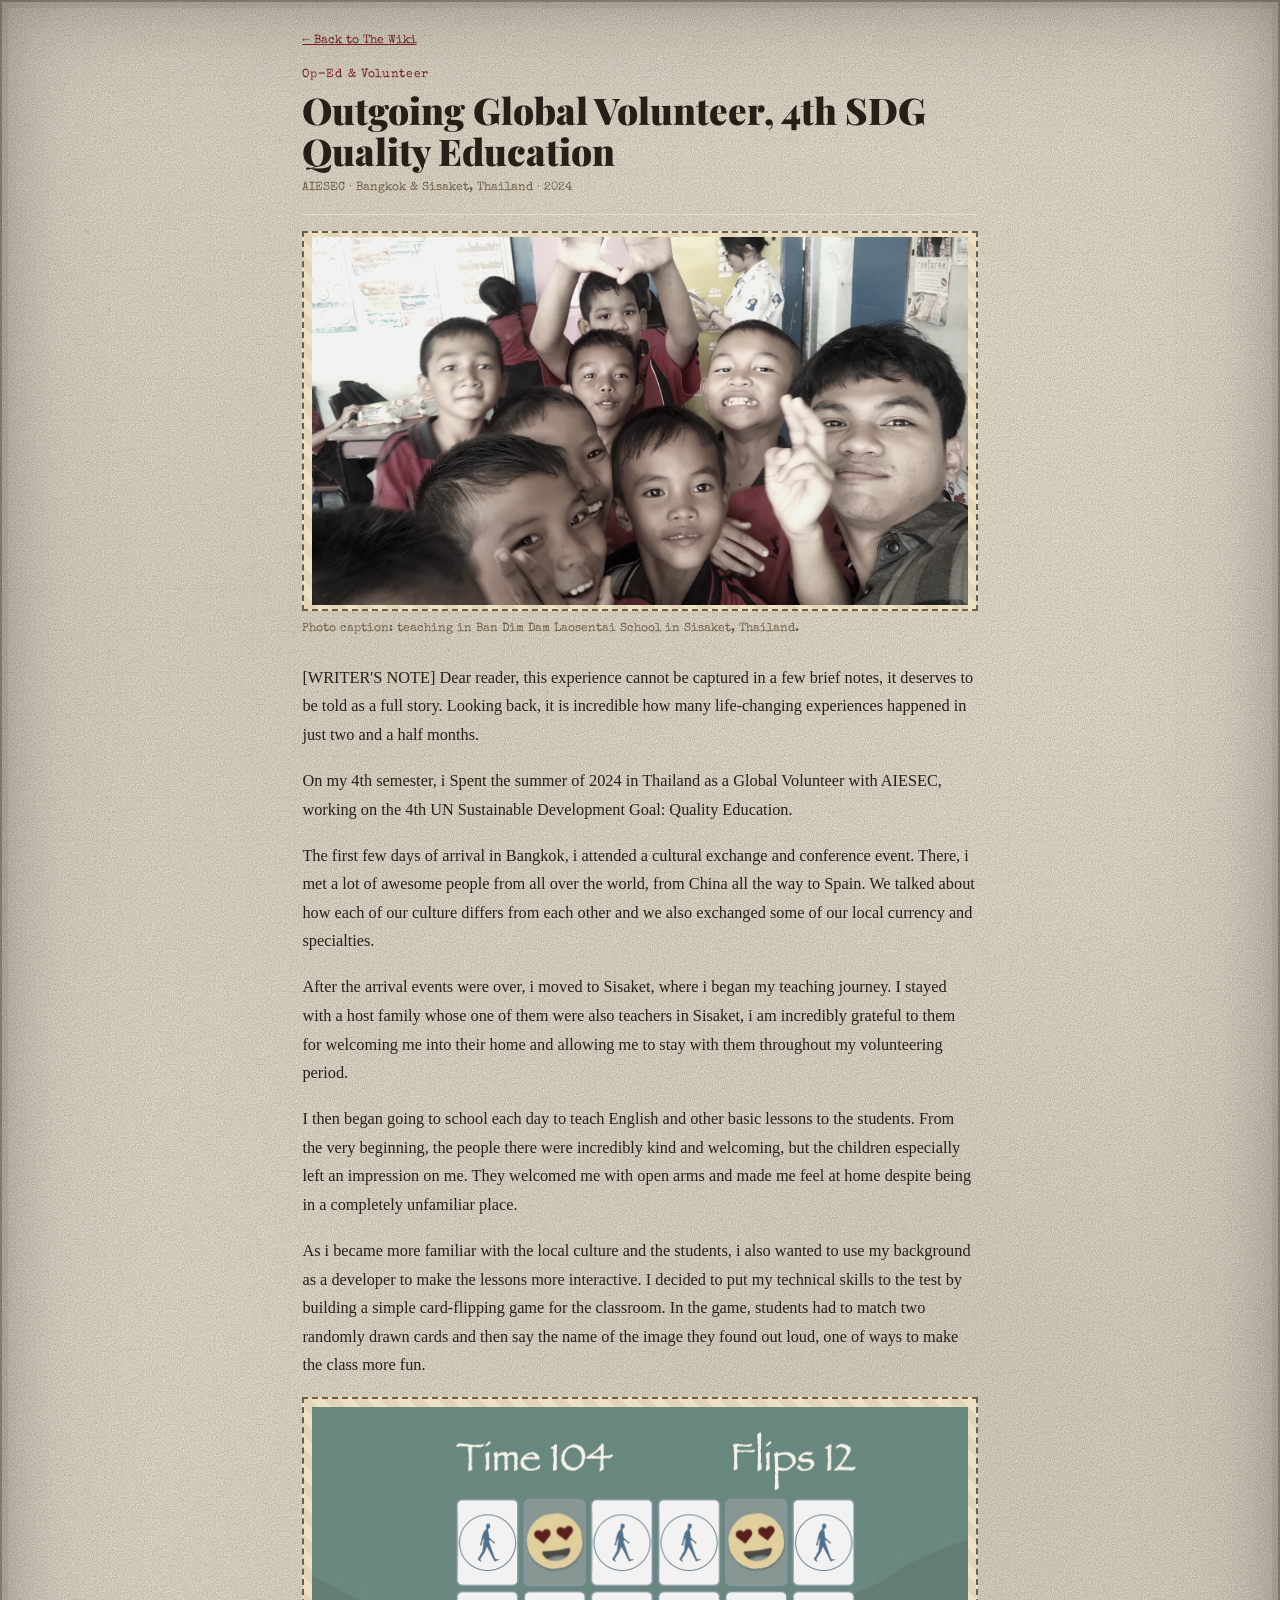
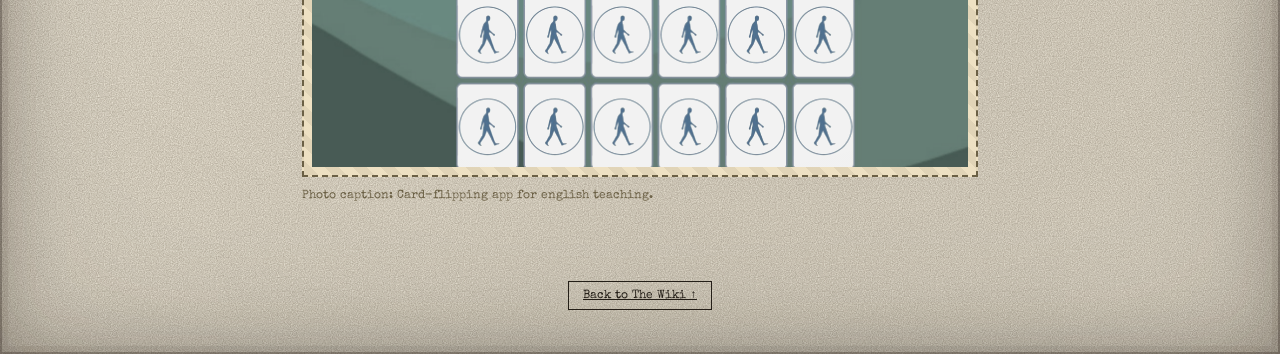
<file: pages/volunteer.html>
<!DOCTYPE html>
<html lang="en">
  <head>
    <meta charset="UTF-8" />
    <meta name="viewport" content="width=device-width, initial-scale=1.0" />
    <title>Outgoing Global Volunteer, 4th SDG Quality Education</title>
    <meta
      name="description"
      content="Details on the AIESEC Global Volunteer placement in Thailand."
    />
    <link rel="icon" href="../assets/favicon.svg" type="image/svg+xml" />
    <link rel="preconnect" href="https://fonts.googleapis.com" />
    <link rel="preconnect" href="https://fonts.gstatic.com" crossorigin />
    <link
      href="https://fonts.googleapis.com/css2?family=Playfair+Display:ital,wght@0,600;0,700;0,900;1,600&family=Old+Standard+TT:ital,wght@0,400;0,700;1,400&family=Special+Elite&display=swap"
      rel="stylesheet"
    />
    <link rel="stylesheet" href="../css/style.css" />
  </head>
  <body>
    <header class="detail-header">
      <a class="detail-back" href="../index.html#volunteer"
        >&larr; Back to The Wiki</a
      >
      <p class="detail-kicker">Op-Ed & Volunteer</p>
      <h1 class="detail-title">
        Outgoing Global Volunteer, 4th SDG Quality Education
      </h1>
      <p class="detail-meta">
        AIESEC &middot; Bangkok & Sisaket, Thailand &middot; 2024
      </p>
    </header>
    <main class="detail-main">
      <div
        class="img-placeholder landscape-placeholder detail-photo"
        role="img"
        aria-label="Placeholder for a photo from Thailand"
      >
        <img
          src="assets2/GV2.jpeg"
          alt="Vintage newspaper-style headline illustration"
          loading="eager"
          style="width: 100%; height: auto; object-fit: cover; display: block"
        />
      </div>
      <p class="detail-caption">
        Photo caption: teaching in Ban Dim Dam Laosentai School in Sisaket,
        Thailand.
      </p>
      <div class="detail-text">
        <p>
          [WRITER'S NOTE] Dear reader, this experience cannot be captured in a
          few brief notes, it deserves to be told as a full story. Looking back,
          it is incredible how many life-changing experiences happened in just
          two and a half months.
        </p>
        <p>
          On my 4th semester, i Spent the summer of 2024 in Thailand as a Global
          Volunteer with AIESEC, working on the 4th UN Sustainable Development
          Goal: Quality Education.
        </p>
        <p>
          The first few days of arrival in Bangkok, i attended a cultural
          exchange and conference event. There, i met a lot of awesome people
          from all over the world, from China all the way to Spain. We talked
          about how each of our culture differs from each other and we also
          exchanged some of our local currency and specialties.
        </p>
        <p>
          After the arrival events were over, i moved to Sisaket, where i began
          my teaching journey. I stayed with a host family whose one of them
          were also teachers in Sisaket, i am incredibly grateful to them for
          welcoming me into their home and allowing me to stay with them
          throughout my volunteering period.
        </p>
        <p>
          I then began going to school each day to teach English and other basic
          lessons to the students. From the very beginning, the people there
          were incredibly kind and welcoming, but the children especially left
          an impression on me. They welcomed me with open arms and made me feel
          at home despite being in a completely unfamiliar place.
        </p>
        <p>
          As i became more familiar with the local culture and the students, i
          also wanted to use my background as a developer to make the lessons
          more interactive. I decided to put my technical skills to the test by
          building a simple card-flipping game for the classroom. In the game,
          students had to match two randomly drawn cards and then say the name
          of the image they found out loud, one of ways to make the class more
          fun.
        </p>
        <div
          class="img-placeholder landscape-placeholder detail-photo"
          role="img"
          aria-label="Placeholder for a photo from Thailand"
        >
          <img
            src="assets2/mixnmatch.jpeg"
            alt="Vintage newspaper-style headline illustration"
            loading="eager"
            style="width: 100%; height: 100%; object-fit: cover; display: block"
          />
        </div>
      </div>
      <p class="detail-caption">
        Photo caption: Card-flipping app for english teaching.
      </p>
    </main>
    <footer class="detail-footer">
      <a class="back-to-top" href="../index.html#volunteer"
        >Back to The Wiki &uarr;</a
      >
    </footer>
  </body>
</html>
</file>
<file: css/style.css>
/* ==========================================================================
   THE GHIFFARI GAZETTE — vintage broadsheet stylesheet
   ========================================================================== */

:root {
  --paper: #f6f0e1;
  --paper-shadow: #e8dcc2;
  --paper-dark: #eee1c3;
  --ink: #262019;
  --ink-soft: #4a4030;
  --ink-faint: #6b6045;
  --rule: #3a2f20;
  --accent: #7a1f1f;
  --accent-soft: #9c4a3a;
  --gold: #93731f;
  --focus: #1d5c8a;

  --font-display: 'Playfair Display', 'Georgia', serif;
  --font-body: 'Old Standard TT', 'Georgia', serif;
  --font-type: 'Special Elite', 'Courier New', monospace;

  --max-width: 1180px;
}

@media (prefers-reduced-motion: reduce) {
  * {
    animation-duration: 0.001ms !important;
    animation-iteration-count: 1 !important;
    transition-duration: 0.001ms !important;
  }
}

* {
  box-sizing: border-box;
}

html {
  scroll-behavior: smooth;
}
@media (prefers-reduced-motion: reduce) {
  html {
    scroll-behavior: auto;
  }
}

body {
  margin: 0;
  font-family: var(--font-body);
  color: var(--ink);
  background-color: var(--paper);
  background-image: radial-gradient(
      circle at 20% 30%,
      rgba(58, 47, 32, 0.05) 0,
      transparent 45%
    ),
    radial-gradient(
      circle at 80% 70%,
      rgba(58, 47, 32, 0.06) 0,
      transparent 40%
    ),
    radial-gradient(
      circle at 50% 95%,
      rgba(58, 47, 32, 0.05) 0,
      transparent 50%
    ),
    url('[data-uri]');
  background-size: auto, auto, auto, 180px 180px;
  line-height: 1.55;
  -webkit-font-smoothing: antialiased;
  position: relative;
}

/* OUTLINE SHADOW TEXTURE & ENHANCED VIGNETTE */
body::after {
  content: '';
  position: absolute;
  inset: 0;
  pointer-events: none;
  z-index: 999;

  /* Deep vignette shadows + multi-layered textured border outline */
  box-shadow: inset 0 0 5vw rgba(30, 25, 20, 0.26),
    /* Soft ambient vignette — lightened for a brighter, more optimistic feel */
      inset 0 0 12vw rgba(30, 25, 20, 0.16),
    /* Wide spread vignette */ inset 0 0 0 8px rgba(58, 47, 32, 0.07),
    /* Inner soft outline band */ inset 0 0 0 2px rgba(40, 30, 20, 0.28); /* Outer sharp outline frame */

  /* Subtle radial gradient adding texture specifically at the margins */
  background: radial-gradient(
    circle,
    transparent 65%,
    rgba(30, 20, 10, 0.02) 100%
  );
}

a {
  color: var(--accent);
  text-decoration-thickness: 1px;
}
a:hover {
  color: var(--ink);
}

:focus-visible {
  outline: 3px solid var(--focus);
  outline-offset: 2px;
}

img {
  max-width: 100%;
  display: block;
  /* A good vintage newspaper filter: sepia tint, print contrast */
  filter: sepia(0.3) grayscale(0.6) contrast(1.1) brightness(0.95);
}

/* Specific boundaries for inserted images */
article.lead-story .headline-photo-frame img {
  width: 100%;
  height: auto;
  aspect-ratio: 16 / 9;
  object-fit: cover;
}

aside.sidebar .mini-me-frame img {
  width: 100%;
  height: auto;
  aspect-ratio: 1 / 1;
  object-fit: cover;
  border-radius: 50%; /* Ensuring the circular shape is maintained */
}

.working-desk .telegram-card img,
.article-media img {
  width: 100%;
  height: auto;
  aspect-ratio: 16 / 9;
  object-fit: cover;
}

/* ------------------------------ image placeholders -------------------------------- */
/* Generic "photo goes here" component, reused with size/shape modifiers throughout. */

.img-placeholder {
  display: flex;
  align-items: center;
  justify-content: center;
  text-align: center;
  border: 2px dashed var(--ink-faint);
  background: repeating-linear-gradient(
      45deg,
      rgba(58, 47, 32, 0.07) 0 10px,
      transparent 10px 20px
    ),
    var(--paper-dark);
  color: var(--ink-faint);
  font-family: var(--font-type);
  font-size: 0.68rem;
  letter-spacing: 0.02em;
  line-height: 1.4;
  padding: 0.5rem;
  overflow: hidden;
  flex: none;
}
.img-placeholder span {
  max-width: 92%;
}

.landscape-placeholder {
  aspect-ratio: 16 / 9;
  width: 100%;
}
.square-placeholder {
  aspect-ratio: 1 / 1;
}
.portrait-placeholder {
  aspect-ratio: 3 / 4;
}

/* ---------------------------- utility bar -------------------------------- */

.utility-bar {
  display: flex;
  justify-content: space-between;
  align-items: center;
  gap: 0.5rem;
  font-family: var(--font-type);
  font-size: 0.65rem;
  letter-spacing: 0.06em;
  color: var(--paper);
  background: var(--ink);
  padding: 0.4rem 1.2rem;
  flex-wrap: wrap;
}
.utility-item {
  white-space: nowrap;
}
.utility-center {
  opacity: 0.85;
}

/* ------------------------------ masthead ---------------------------------- */

.masthead {
  max-width: var(--max-width);
  margin: 0 auto;
  padding: 0.9rem 1.4rem 0.5rem;
  text-align: center;
}

.masthead-eyebrow {
  font-family: var(--font-type);
  font-size: 0.72rem;
  letter-spacing: 0.05em;
  color: var(--ink-soft);
  margin: 0 0 0.25rem;
}

.masthead-title {
  font-family: var(--font-display);
  font-weight: 900;
  font-size: clamp(2.2rem, 7vw, 4.4rem);
  letter-spacing: 0.02em;
  margin: 0;
  line-height: 1;
  color: var(--ink);
}

.masthead-tagline {
  font-family: var(--font-display);
  font-style: italic;
  font-size: 0.95rem;
  color: var(--ink-soft);
  margin: 0.3rem 0 0.5rem;
}

.masthead-flourish {
  width: 200px;
  height: 26px;
  margin: 0 auto 0.5rem;
  display: block;
}

.masthead-rule-thick {
  height: 5px;
  background: var(--ink);
  background-image: linear-gradient(
    to bottom,
    var(--ink) 0 2px,
    transparent 2px 3px,
    var(--ink) 3px 5px
  );
  margin: 0 auto;
}

.masthead-meta {
  display: flex;
  justify-content: space-between;
  gap: 0.6rem;
  font-family: var(--font-type);
  font-size: 0.7rem;
  letter-spacing: 0.03em;
  padding: 0.35rem 0.1rem 0;
  flex-wrap: wrap;
}
.masthead-meta-center {
  flex: 1;
  text-align: center;
  font-size: 0.88rem;
  font-weight: 700;
}

/* --------------------------------- nav ------------------------------------ */

.section-nav {
  position: sticky;
  top: 0;
  z-index: 20;
  display: flex;
  flex-wrap: wrap;
  gap: 0;
  background: var(--paper-dark);
  border-top: 3px double var(--rule);
  border-bottom: 3px double var(--rule);
  padding: 0 0.5rem;
}

.nav-tab {
  font-family: var(--font-type);
  font-weight: 700;
  font-size: 0.72rem;
  letter-spacing: 0.03em;
  background: none;
  border: none;
  border-right: 1px solid var(--paper-shadow);
  color: var(--ink-soft);
  padding: 0.5rem 0.8rem;
  cursor: pointer;
}
.nav-tab:hover {
  color: var(--ink);
  background: var(--paper-shadow);
}
.nav-tab.active {
  color: var(--paper);
  background: var(--ink);
}

.unfold-btn {
  margin-left: auto;
  font-family: var(--font-type);
  font-size: 0.72rem;
  letter-spacing: 0.03em;
  background: var(--accent);
  color: var(--paper);
  border: none;
  padding: 0.5rem 1rem;
  cursor: pointer;
}
.unfold-btn:hover {
  background: var(--ink);
}

/* -------------------------------- layout ----------------------------------- */

main {
  max-width: var(--max-width);
  margin: 0 auto;
  padding: 0 1.4rem;
}

.paper-section {
  padding: 1.5rem 0 1.1rem;
  border-bottom: 1px solid var(--paper-shadow);
}

.section-masthead {
  font-family: var(--font-display);
  font-weight: 700;
  font-size: clamp(1.5rem, 4vw, 2.1rem);
  margin: 0;
  color: var(--ink);
}

.section-subhead {
  font-family: var(--font-display);
  font-style: italic;
  color: var(--ink-soft);
  margin: 0.15rem 0 0;
}

.section-rule {
  height: 3px;
  background: var(--rule);
  margin: 0.5rem 0 1.1rem;
}

/* ------------------------------ front page --------------------------------- */

.front-page {
  padding-top: 0.8rem;
}

.front-grid {
  display: grid;
  grid-template-columns: 2fr 1fr;
  gap: 2.2rem;
  align-items: start;
}

.headline-news-label {
  font-family: var(--font-type);
  font-size: 0.72rem;
  letter-spacing: 0.12em;
  color: var(--paper);
  background: var(--accent);
  display: inline-block;
  padding: 0.25rem 0.7rem;
  margin: 0 0 0.5rem;
}

.headline-photo-frame {
  margin: 0 0 1.2rem;
}

.headline-photo-frame .img-placeholder {
  font-size: 0.78rem;
}

.headline-caption {
  font-family: var(--font-type);
  font-style: normal;
  font-size: 0.72rem;
  color: var(--ink-faint);
  border-bottom: 1px solid var(--paper-shadow);
  padding: 0.4rem 0 0.9rem;
  margin: 0;
}

.mini-me-box {
  text-align: center;
}

.mini-me-frame {
  width: 68%;
  margin: 0 auto;
}

.mini-me-frame .img-placeholder {
  border-radius: 50%;
  font-size: 0.62rem;
}

.mini-me-caption {
  width: 100%;
  margin: 0.5rem 0 0;
  font-family: var(--font-type);
  font-size: 0.72rem;
  color: var(--ink-soft);
  min-height: 2.6em;
}

.kicker {
  font-family: var(--font-type);
  font-size: 0.75rem;
  letter-spacing: 0.05em;
  color: var(--accent);
  margin: 0 0 0.3rem;
}

.headline {
  font-family: var(--font-display);
  font-weight: 900;
  font-size: clamp(1.6rem, 4vw, 2.6rem);
  line-height: 1.08;
  margin: 0 0 0.5rem;
}

.byline {
  font-family: var(--font-type);
  font-size: 0.78rem;
  color: var(--ink-faint);
  border-bottom: 1px solid var(--paper-shadow);
  padding-bottom: 0.8rem;
  margin: 0 0 1rem;
}

.lead-columns {
  column-count: 2;
  column-gap: 2rem;
  column-rule: 1px solid var(--paper-shadow);
}
.lead-columns p {
  margin: 0 0 1em;
  max-width: 42ch;
}

.drop-cap::first-letter {
  font-family: var(--font-display);
  font-weight: 900;
  font-size: 3.6rem;
  line-height: 0.78;
  float: left;
  padding: 0.05em 0.08em 0 0;
  color: var(--accent);
}

.sidebar {
  display: flex;
  flex-direction: column;
  gap: 1.2rem;
}

.ad-box {
  border: 2px solid var(--ink);
  padding: 1rem 1.1rem;
  background: var(--paper-dark);
}

.ad-box-title {
  font-family: var(--font-display);
  font-weight: 700;
  font-style: italic;
  margin: 0 0 0.6rem;
  border-bottom: 1px solid var(--ink);
  padding-bottom: 0.3rem;
}

.stat-list {
  list-style: none;
  margin: 0;
  padding: 0;
}
.stat-list li {
  display: flex;
  align-items: baseline;
  gap: 0.6rem;
  padding: 0.35rem 0;
  border-bottom: 1px dotted var(--ink-faint);
}
.stat-list li:last-child {
  border-bottom: none;
}
.stat-num {
  font-family: var(--font-display);
  font-weight: 900;
  font-size: 1.4rem;
  color: var(--accent);
  min-width: 2.4em;
}
.stat-label {
  font-size: 0.85rem;
  color: var(--ink-soft);
}

.quote-box {
  text-align: center;
  position: relative;
}
.quote-mark {
  font-family: var(--font-display);
  font-size: 3rem;
  line-height: 0.5;
  color: var(--accent);
  margin: 0 0 0.4rem;
}
.quote-text {
  font-style: italic;
  font-size: 0.95rem;
  margin: 0 0 0.6rem;
}
.quote-attr {
  font-family: var(--font-type);
  font-size: 0.72rem;
  color: var(--ink-faint);
  margin: 0;
}

.weather-line {
  font-size: 0.85rem;
  margin: 0.2rem 0;
}

.stop-press-box {
  background: var(--ink);
  color: var(--paper);
  padding: 0.9rem 1.1rem;
  text-align: center;
}
.stop-press-title {
  font-family: var(--font-type);
  font-size: 0.72rem;
  letter-spacing: 0.1em;
  color: var(--gold);
  margin: 0 0 0.4rem;
}
.stop-press-text {
  font-family: var(--font-display);
  font-style: italic;
  font-size: 0.9rem;
  line-height: 1.5;
  margin: 0;
}

/* ------------------------------- story cards -------------------------------- */

.story-card {
  padding: 1.2rem 0;
  border-top: 1px solid var(--paper-shadow);
}
.story-card:first-of-type {
  border-top: none;
}

.story-head {
  display: flex;
  flex-wrap: wrap;
  align-items: center;
  gap: 0.3rem 0.9rem;
}

.story-photo {
  width: 52px;
  height: 52px;
  border-radius: 6px;
  font-size: 0.4rem;
  flex: none;
}

.story-headline {
  font-family: var(--font-display);
  font-weight: 700;
  font-size: 1.25rem;
  margin: 0;
  flex: 1 1 55%;
  min-width: 240px;
}

.dateline {
  font-family: var(--font-type);
  font-size: 0.72rem;
  color: var(--accent);
  letter-spacing: 0.02em;
  margin: 0.15rem 0 0;
  flex: 1 1 100%;
}

.story-dates {
  font-family: var(--font-type);
  font-size: 0.72rem;
  color: var(--ink-faint);
  margin: 0.15rem 0 0;
  margin-left: auto;
}

.story-teaser {
  margin: 0.6rem 0 0;
}

.read-more {
  font-family: var(--font-type);
  font-size: 0.75rem;
  background: none;
  border: none;
  color: var(--accent);
  cursor: pointer;
  padding: 0;
  text-decoration: underline;
}
.read-more:hover {
  color: var(--ink);
}

.story-body {
  max-height: 0;
  overflow: hidden;
  transition: max-height 0.4s ease;
}
[data-expandable].open .story-body {
  max-height: 900px;
}
.story-body ul {
  margin: 0.8rem 0 0;
  padding-left: 1.2rem;
}
.story-body li {
  margin: 0 0 0.5rem;
}
.story-body p {
  margin: 0.8rem 0 0;
}

.editor-note {
  font-family: var(--font-type);
  font-size: 0.72rem;
  color: var(--ink-faint);
  font-style: normal;
  border-top: 1px dotted var(--ink-faint);
  padding-top: 0.6rem;
}

/* -------------------------------- article cards ------------------------------- */

.article-card {
  background: var(--paper-dark);
  border: 1px solid var(--ink);
  padding: 1.2rem 1.3rem;
  margin: 0 0 1.6rem;
}
.article-card:last-child {
  margin-bottom: 0;
}

.article-top {
  display: grid;
  grid-template-columns: 220px 1fr;
  gap: 1.4rem;
  align-items: start;
}

.article-media .img-placeholder {
  font-size: 0.68rem;
}

.article-caption {
  font-family: var(--font-type);
  font-size: 0.68rem;
  color: var(--ink-faint);
  margin: 0.4rem 0 0;
  line-height: 1.4;
}

.article-kicker {
  display: flex;
  align-items: center;
  gap: 0.4rem;
  font-family: var(--font-type);
  font-size: 0.68rem;
  letter-spacing: 0.06em;
  color: var(--accent);
  margin: 0 0 0.35rem;
}

.org-favicon {
  border-radius: 3px;
  flex: none;
}
.inline-favicon {
  display: inline-block;
  vertical-align: middle;
  margin-left: 0.35rem;
  border-radius: 2px;
}

.article-headline {
  font-family: var(--font-display);
  font-weight: 700;
  font-size: 1.3rem;
  line-height: 1.2;
  margin: 0 0 0.2rem;
}

.article-byline {
  font-family: var(--font-type);
  font-size: 0.75rem;
  color: var(--ink-faint);
  margin: 0 0 0.6rem;
}

.article-lede {
  font-size: 0.98rem;
  line-height: 1.6;
  margin: 0;
}

.article-actions {
  display: flex;
  align-items: center;
  gap: 1rem;
  flex-wrap: wrap;
  margin-top: 0.8rem;
}

@media (max-width: 640px) {
  .article-top {
    grid-template-columns: 1fr;
  }
}

.cta-button {
  display: inline-flex;
  align-items: center;
  gap: 0.4rem;
  font-family: var(--font-type);
  font-size: 0.76rem;
  letter-spacing: 0.03em;
  color: var(--paper);
  background: var(--ink);
  border: 2px solid var(--ink);
  padding: 0.5rem 0.95rem;
  text-decoration: none;
}
.cta-button:hover {
  background: var(--accent);
  border-color: var(--accent);
  color: var(--paper);
}
.cta-button:active {
  transform: scale(0.97);
}

.detail-link-wrap {
  margin: 0.7rem 0 0;
  clear: both;
}

/* ----------------------------------- gossip column -------------------------------- */

.gossip-column {
  margin: 0;
  padding: 0;
  list-style: none;
}

.gossip-entry {
  padding: 1.1rem 0;
  border-top: 1px dotted var(--ink-faint);
  font-family: var(--font-display);
  font-style: italic;
  font-size: 1.02rem;
  line-height: 1.7;
}
.gossip-entry:first-child {
  border-top: none;
  padding-top: 0;
}

.gossip-entry .gossip-mark {
  font-family: var(--font-type);
  font-style: normal;
  font-size: 0.68rem;
  letter-spacing: 0.05em;
  color: var(--accent);
  display: flex;
  align-items: center;
  gap: 0.35rem;
  margin-bottom: 0.35rem;
}
.gossip-mark .org-favicon {
  border-radius: 2px;
}

.gossip-entry strong {
  font-style: normal;
  font-weight: 700;
}

.gossip-photo {
  float: right;
  width: 76px;
  height: 92px;
  margin: 0 0 0.6rem 1rem;
  transform: rotate(-3deg);
  box-shadow: 2px 4px 8px rgba(20, 15, 10, 0.22);
  font-family: var(--font-type);
  font-style: normal;
  font-size: 0.48rem;
  padding-bottom: 0.9rem;
}
.gossip-entry:nth-child(even) .gossip-photo {
  transform: rotate(3deg);
  float: left;
  margin: 0 1rem 0.6rem 0;
}

/* -------------------------------------- postcard ----------------------------------- */

.postcard {
  display: grid;
  grid-template-columns: 1fr auto;
  gap: 1.4rem;
  border: 2px solid var(--ink);
  background: var(--paper-dark);
  padding: 1.2rem 1.4rem;
  position: relative;
}

.postcard-photo {
  aspect-ratio: 16 / 9;
  width: 100%;
  margin: 0 0 0.9rem;
  font-size: 0.68rem;
}

.postcard-message {
  font-family: var(--font-type);
  font-size: 0.92rem;
  line-height: 1.85;
  margin: 0 0 0.6rem;
}

.postcard-sign {
  font-family: var(--font-display);
  font-style: italic;
  font-size: 0.9rem;
  color: var(--ink-soft);
  margin: 0;
}

.postcard-side {
  display: flex;
  flex-direction: column;
  align-items: center;
  gap: 0.5rem;
  border-left: 1px dashed var(--ink-faint);
  padding-left: 1.2rem;
  min-width: 120px;
}

.postcard-stamp {
  width: 64px;
  height: 76px;
  border: 2px dashed var(--ink);
  display: flex;
  align-items: center;
  justify-content: center;
  font-size: 1.6rem;
  background: var(--paper);
  transform: rotate(3deg);
}

.postmark {
  width: 84px;
  height: 84px;
  border-radius: 50%;
  border: 2px solid var(--ink-faint);
  display: flex;
  align-items: center;
  justify-content: center;
  text-align: center;
  font-family: var(--font-type);
  font-size: 0.62rem;
  line-height: 1.3;
  color: var(--ink-faint);
  transform: rotate(-8deg);
}

@media (max-width: 620px) {
  .postcard {
    grid-template-columns: 1fr;
  }
  .postcard-side {
    flex-direction: row;
    justify-content: center;
    border-left: none;
    border-top: 1px dashed var(--ink-faint);
    padding-left: 0;
    padding-top: 1rem;
  }
}

/* -------------------------------- honor roll --------------------------------- */

.honor-grid {
  display: grid;
  grid-template-columns: repeat(auto-fit, minmax(230px, 1fr));
  gap: 1.2rem;
}

.honor-card {
  border: 2px solid var(--ink);
  padding: 1.1rem 1.2rem;
  background: var(--paper-dark);
  position: relative;
}

.honor-rank {
  font-family: var(--font-type);
  font-size: 0.68rem;
  letter-spacing: 0.06em;
  color: var(--paper);
  background: var(--accent);
  display: inline-block;
  padding: 0.2rem 0.5rem;
  margin: 0 0 0.6rem;
}

.honor-title {
  font-family: var(--font-display);
  font-size: 1.1rem;
  margin: 0 0 0.3rem;
}

.honor-meta {
  font-family: var(--font-type);
  font-size: 0.7rem;
  color: var(--ink-faint);
  margin: 0 0 0.6rem;
}

.honor-body {
  font-size: 0.9rem;
  margin: 0;
}

/* ------------------------------ scroll reveal ------------------------------ */
/* Applied via JS (script.js) to existing cards — no markup changes needed.
           Elements start slightly lowered and faded, then settle into place. */

.reveal-init {
  opacity: 0;
  transform: translateY(16px);
  transition: opacity 0.55s ease, transform 0.55s ease;
}
.reveal-init.revealed {
  opacity: 1;
  transform: none;
}

/* The award ribbon "stamps" into place once its card has revealed. */
.honor-card .honor-rank {
  transform: scale(0.4) rotate(-10deg);
  opacity: 0;
  transition: transform 0.4s cubic-bezier(0.34, 1.56, 0.64, 1) 0.2s,
    opacity 0.25s ease 0.2s;
}
.honor-card.revealed .honor-rank {
  transform: scale(1) rotate(-2deg);
  opacity: 1;
}

/* -------------------------------- classifieds --------------------------------- */

.classifieds-search {
  margin: 0 0 1.4rem;
  font-family: var(--font-type);
  font-size: 0.8rem;
}
.classifieds-search label {
  display: block;
  margin-bottom: 0.4rem;
}
.classifieds-search input {
  width: 100%;
  max-width: 360px;
  padding: 0.5rem 0.7rem;
  border: 2px solid var(--ink);
  background: var(--paper);
  font-family: var(--font-body);
  font-size: 0.95rem;
  color: var(--ink);
}

.classifieds-grid {
  display: grid;
  grid-template-columns: repeat(auto-fit, minmax(210px, 1fr));
  gap: 1.4rem;
}

.classified-ad {
  border: 3px dashed var(--ink-faint);
  padding: 0.9rem 1rem;
  background: var(--paper);
  position: relative;
  transform: rotate(var(--tilt, -1deg));
  box-shadow: 3px 3px 0 rgba(38, 32, 25, 0.08);
}
.classified-ad:nth-child(odd) {
  --tilt: 1.2deg;
}
.classified-ad:nth-child(even) {
  --tilt: -1.2deg;
}

.classified-heading {
  font-family: var(--font-type);
  font-size: 0.72rem;
  letter-spacing: 0.03em;
  color: var(--accent);
  margin: 0 0 0.4rem;
}

.classified-body {
  font-size: 0.88rem;
  margin: 0;
}

.classified-ad.is-hidden {
  display: none;
}

.classifieds-empty {
  font-family: var(--font-type);
  font-size: 0.85rem;
  color: var(--ink-faint);
}

/* ---------------------------------- letters ------------------------------------ */

.letters-grid {
  display: grid;
  grid-template-columns: 2fr 1fr;
  gap: 1.6rem;
  align-items: center;
}

.letter-box {
  border: 2px solid var(--ink);
  padding: 1.2rem 1.4rem;
  background: var(--paper-dark);
}

.letter-line {
  margin: 0 0 0.6rem;
  font-size: 0.95rem;
}
.letter-line:last-child {
  margin-bottom: 0;
}
.letter-label {
  font-family: var(--font-type);
  font-size: 0.75rem;
  color: var(--ink-faint);
  margin-right: 0.4rem;
}

.stamp-box {
  text-align: center;
}
.wax-stamp {
  width: 92px;
  height: 92px;
  border-radius: 50%;
  background: radial-gradient(
    circle at 35% 30%,
    var(--accent-soft),
    var(--accent) 70%
  );
  color: var(--paper);
  font-family: var(--font-display);
  font-weight: 900;
  font-size: 1.6rem;
  display: flex;
  align-items: center;
  justify-content: center;
  margin: 0 auto 0.6rem;
  box-shadow: 0 3px 6px rgba(0, 0, 0, 0.3),
    inset 0 0 0 3px rgba(255, 255, 255, 0.15);
  transform: rotate(-6deg);
}
.stamp-caption {
  font-family: var(--font-type);
  font-size: 0.72rem;
  color: var(--ink-faint);
  margin: 0;
}

/* ----------------------------------- footer -------------------------------------- */

.masthead-footer {
  max-width: var(--max-width);
  margin: 0 auto;
  padding: 1.4rem 1.4rem 2.4rem;
  text-align: center;
}
.footer-line {
  font-family: var(--font-type);
  font-size: 0.75rem;
  color: var(--ink-soft);
  margin: 0.7rem 0 0;
}
.footer-small {
  font-size: 0.68rem;
  color: var(--ink-faint);
}

.back-to-top {
  margin-top: 1.1rem;
  font-family: var(--font-type);
  font-size: 0.72rem;
  background: none;
  border: 1px solid var(--ink);
  color: var(--ink);
  padding: 0.5rem 0.9rem;
  cursor: pointer;
}
.back-to-top:hover {
  background: var(--ink);
  color: var(--paper);
}

/* one orchestrated load-in moment for the masthead: the title types itself
           out (see script.js), with a blinking cursor while it's mid-line */
.typewriter-typing::after {
  content: '';
  display: inline-block;
  width: 0.05em;
  border-right: 3px solid var(--ink);
  margin-left: 2px;
  animation: typewriter-cursor-blink 0.8s step-end infinite;
}
@keyframes typewriter-cursor-blink {
  0%,
  100% {
    border-color: var(--ink);
  }
  50% {
    border-color: transparent;
  }
}
@media (prefers-reduced-motion: reduce) {
  .typewriter-typing::after {
    animation: none;
  }
}

/* ------------------------------------ responsive ---------------------------------- */

@media (max-width: 860px) {
  .front-grid {
    grid-template-columns: 1fr;
  }
  .lead-columns {
    column-count: 1;
  }
  .letters-grid {
    grid-template-columns: 1fr;
    text-align: center;
  }
}

@media (max-width: 560px) {
  .utility-bar {
    font-size: 0.56rem;
    padding: 0.3rem 0.7rem;
  }
  .masthead {
    padding: 0.6rem 1rem 0.35rem;
  }
  .masthead-tagline {
    margin: 0.2rem 0 0.35rem;
  }
  .masthead-flourish {
    width: 150px;
    margin-bottom: 0.35rem;
  }
  .masthead-meta {
    flex-direction: column;
    align-items: center;
    gap: 0.2rem;
    padding-top: 0.25rem;
  }
  .story-dates {
    margin-left: 0;
  }

  /* The section nav becomes one horizontally-scrollable strip instead of
             wrapping into several rows — a stack of nav rows was eating most of
             the screen before any content appeared. Swipe sideways to see more. */
  .section-nav {
    flex-wrap: nowrap;
    overflow-x: auto;
    -webkit-overflow-scrolling: touch;
    scroll-snap-type: x proximity;
    scrollbar-width: thin;
    mask-image: linear-gradient(
      to right,
      #000 0,
      #000 calc(100% - 22px),
      transparent 100%
    );
    -webkit-mask-image: linear-gradient(
      to right,
      #000 0,
      #000 calc(100% - 22px),
      transparent 100%
    );
  }
  .section-nav::-webkit-scrollbar {
    height: 3px;
  }
  .section-nav::-webkit-scrollbar-thumb {
    background: var(--ink-faint);
  }
  .nav-tab,
  .unfold-btn {
    flex: none;
    scroll-snap-align: start;
    white-space: nowrap;
    padding: 0.5rem 0.65rem;
    font-size: 0.66rem;
  }
  .unfold-btn {
    margin-left: 0;
  }
  .ticker-item {
    font-size: 0.62rem;
    padding: 0.28rem 1.1rem;
  }
}

/* -------------------------------- data ticker -------------------------------- */

.ticker-tape {
  overflow: hidden;
  background: var(--ink);
  border-bottom: 3px double var(--rule);
  white-space: nowrap;
}

.ticker-track {
  display: inline-flex;
  animation: ticker-scroll 41s linear infinite;
  will-change: transform;
}
.ticker-tape:hover .ticker-track,
.ticker-tape:focus-within .ticker-track {
  animation-play-state: paused;
}

@keyframes ticker-scroll {
  from {
    transform: translateX(0);
  }
  to {
    transform: translateX(-50%);
  }
}

.ticker-item {
  font-family: var(--font-type);
  font-weight: 700;
  font-size: 0.72rem;
  letter-spacing: 0.04em;
  color: var(--paper);
  padding: 0.35rem 1.6rem;
  border-right: 1px solid rgba(236, 227, 205, 0.25);
}
.ticker-item strong {
  color: var(--gold);
}

@media (prefers-reduced-motion: reduce) {
  .ticker-track {
    animation: none;
  }
  .ticker-tape {
    overflow-x: auto;
  }
}

/* ---------------------------------- data chart --------------------------------- */

.chart-box {
  text-align: center;
}
.engraved-chart {
  width: 100%;
  height: auto;
  margin-top: 0.2rem;
}
.chart-bar {
  opacity: 1;
}
.chart-label {
  font-family: var(--font-type);
  font-size: 8px;
  fill: var(--ink-soft);
  text-anchor: middle;
}
.chart-caption {
  font-family: var(--font-type);
  font-size: 0.65rem;
  color: var(--ink-faint);
  margin: 0.4rem 0 0;
}

/* ------------------------------ interactive polish ------------------------------- */

.nav-tab,
.unfold-btn,
.read-more,
.back-to-top,
.radio-toggle {
  transition: transform 0.15s ease, background-color 0.15s ease,
    color 0.15s ease, box-shadow 0.15s ease;
}
.nav-tab:active,
.unfold-btn:active,
.read-more:active,
.back-to-top:active {
  transform: scale(0.96);
}

.nav-tab {
  position: relative;
}
.nav-tab::after {
  content: '';
  position: absolute;
  left: 0.8rem;
  right: 0.8rem;
  bottom: 0.35rem;
  height: 2px;
  background: var(--accent);
  transform: scaleX(0);
  transform-origin: left;
  transition: transform 0.2s ease;
}
.nav-tab:hover::after {
  transform: scaleX(1);
}
.nav-tab.active::after {
  display: none;
}

.honor-card,
.classified-ad,
.ad-box,
.story-card {
  transition: box-shadow 0.2s ease, transform 0.2s ease;
}
.honor-card:hover,
.classified-ad:hover {
  transform: translateY(-3px);
  box-shadow: 4px 6px 0 rgba(38, 32, 25, 0.18);
}
.classified-ad:hover {
  transform: translateY(-3px) rotate(0deg);
}

.read-more::after {
  content: '';
  display: inline-block;
  width: 0;
}

/* ------------------------------- radio on/off switch -------------------------------- */

.radio-switch {
  position: fixed;
  left: 1.1rem;
  bottom: 1.1rem;
  z-index: 30;
  display: flex;
  align-items: center;
  gap: 0.6rem;
  background: linear-gradient(160deg, #2c2118 0%, #17130f 60%, #0d0a08 100%);
  color: var(--paper);
  border: 1px solid #4a3a26;
  border-radius: 999px;
  padding: 0.4rem 0.9rem 0.4rem 0.4rem;
  box-shadow: 0 4px 10px rgba(0, 0, 0, 0.45),
    inset 0 1px 0 rgba(255, 255, 255, 0.08), inset 0 -2px 3px rgba(0, 0, 0, 0.5);
  transition: box-shadow 0.3s ease;
}
.radio-switch:has(.radio-toggle.on) {
  box-shadow: 0 4px 10px rgba(0, 0, 0, 0.45),
    inset 0 1px 0 rgba(255, 255, 255, 0.08), inset 0 -2px 3px rgba(0, 0, 0, 0.5),
    0 0 14px rgba(201, 166, 66, 0.35);
}

.radio-switch-caption {
  font-family: var(--font-type);
  font-size: 0.64rem;
  letter-spacing: 0.12em;
  text-transform: uppercase;
  color: var(--gold);
  text-shadow: 0 1px 0 rgba(0, 0, 0, 0.6);
  margin-right: 0.05rem;
}

.radio-switch-state {
  font-family: var(--font-type);
  font-size: 0.6rem;
  letter-spacing: 0.04em;
  color: var(--ink-faint-on-dark, #9b9182);
  transition: color 0.15s ease, font-weight 0.15s ease, text-shadow 0.2s ease;
}
.radio-switch-state.active {
  color: var(--gold);
  font-weight: 700;
  text-shadow: 0 0 6px rgba(201, 166, 66, 0.55);
}

/* The button itself is now a round dial framing the real radio artwork,
         with sound-wave rings that ping outward while music is genuinely playing
         (driven by the <audio> element's real play/pause state in script.js —
         not just the on/off intent, so it never animates on a blocked autoplay). */
.radio-toggle {
  position: relative;
  width: 44px;
  height: 44px;
  flex: none;
  border-radius: 50%;
  border: 2px solid #4a3a26;
  background: radial-gradient(circle at 35% 30%, #3a2c1e 0%, #14100c 75%);
  padding: 4px;
  cursor: pointer;
  overflow: visible;
  box-shadow: inset 0 2px 4px rgba(0, 0, 0, 0.55),
    inset 0 -1px 0 rgba(255, 255, 255, 0.06);
  transition: box-shadow 0.25s ease, filter 0.15s ease, transform 0.12s ease;
}
.radio-toggle:hover {
  filter: brightness(1.12);
}
.radio-toggle:active {
  transform: scale(0.94);
}
.radio-toggle.on {
  box-shadow: inset 0 2px 4px rgba(0, 0, 0, 0.4),
    inset 0 -1px 0 rgba(255, 255, 255, 0.1), 0 0 10px rgba(201, 166, 66, 0.5);
}

.radio-toggle-image {
  position: relative;
  z-index: 2;
  width: 100%;
  height: 100%;
  object-fit: contain;
  border-radius: 50%;
  pointer-events: none;
  transition: transform 0.15s ease;
}
.radio-toggle.on .radio-toggle-image {
  transform: scale(1.04);
}
/* Rhythmic "alive" breathing while the track is genuinely audible. */
.radio-toggle.audio-active .radio-toggle-image {
  animation: radio-breathe 2.2s ease-in-out infinite;
}

/* Simple emoji fallback if the artwork fails to load — never a broken icon.
         script.js swaps the <img> for this span directly, so no advanced CSS
         selector support is needed for the fallback to actually show. */
.radio-image-fallback {
  display: flex;
  align-items: center;
  justify-content: center;
  font-size: 1.3rem;
  line-height: 1;
}

/* Sound-wave rings: hidden and still by default, only ping outward while
         .audio-active is present (i.e. audio is actually, verifiably playing). */
.radio-toggle-pulse-ring {
  position: absolute;
  inset: 0;
  border-radius: 50%;
  border: 2px solid var(--gold);
  opacity: 0;
  pointer-events: none;
  z-index: 1;
}
.radio-toggle.audio-active .radio-toggle-pulse-ring {
  animation: radio-pulse-ring 1.8s ease-out infinite;
}
.radio-toggle.audio-active .radio-toggle-pulse-ring-delay {
  animation-delay: 0.9s;
}

@keyframes radio-breathe {
  0%,
  100% {
    transform: scale(1.04);
  }
  50% {
    transform: scale(1.12);
  }
}
@keyframes radio-pulse-ring {
  0% {
    transform: scale(0.85);
    opacity: 0.55;
  }
  100% {
    transform: scale(1.7);
    opacity: 0;
  }
}

@media (prefers-reduced-motion: reduce) {
  .radio-toggle.audio-active .radio-toggle-image,
  .radio-toggle.audio-active .radio-toggle-pulse-ring {
    animation: none;
  }
}

@media (max-width: 560px) {
  .radio-switch-caption {
    display: none;
  }
  .radio-switch {
    padding: 0.35rem 0.8rem 0.35rem 0.35rem;
  }
  .radio-toggle {
    width: 48px;
    height: 48px;
  }
}

/* ------------------------------------ detail pages --------------------------------- */
/* Standalone pages under /pages/ — the "read more, in full" destination for each entry. */

.detail-header {
  max-width: 720px;
  margin: 0 auto;
  padding: 1.6rem 1.4rem 1rem;
}

.detail-back {
  display: inline-block;
  font-family: var(--font-type);
  font-size: 0.75rem;
  margin-bottom: 1rem;
}

.detail-kicker {
  font-family: var(--font-type);
  font-size: 0.72rem;
  letter-spacing: 0.06em;
  color: var(--accent);
  margin: 0 0 0.4rem;
}

.detail-title {
  font-family: var(--font-display);
  font-weight: 900;
  font-size: clamp(1.6rem, 5vw, 2.3rem);
  line-height: 1.1;
  margin: 0 0 0.5rem;
}

.detail-meta {
  font-family: var(--font-type);
  font-size: 0.75rem;
  color: var(--ink-faint);
  border-bottom: 1px solid var(--paper-shadow);
  padding-bottom: 1rem;
  margin: 0;
}

.detail-main {
  max-width: 720px;
  margin: 0 auto;
  padding: 0 1.4rem 2rem;
}

.detail-photo {
  width: 100%;
  margin: 0 0 0.6rem;
  font-size: 0.85rem;
}

.detail-caption {
  font-family: var(--font-type);
  font-size: 0.72rem;
  color: var(--ink-faint);
  margin: 0 0 1.6rem;
}

.detail-text p {
  font-size: 1.02rem;
  line-height: 1.75;
  margin: 0 0 1.1rem;
}

.detail-text ul {
  padding-left: 1.3rem;
}
.detail-text li {
  margin: 0 0 0.6rem;
  font-size: 1.02rem;
  line-height: 1.7;
}

.detail-footer {
  max-width: 720px;
  margin: 0 auto;
  padding: 1.2rem 1.4rem 3rem;
  text-align: center;
}

/* ------------------------------------ print --------------------------------------- */

@media print {
  .section-nav,
  .unfold-btn,
  .back-to-top,
  .utility-bar,
  .ticker-tape,
  .radio-switch {
    display: none;
  }
  .story-body {
    max-height: none !important;
  }
  body {
    background: #fff;
  }
}

/* ==========================================================================
     NIKKI TICKER — subtle data-paper polish
     These overrides preserve the original broadsheet layout while tightening
     the front-page proportions and adding restrained data-themed ornament.
     ========================================================================== */

/* A quiet background engraving: grid + data points, intentionally faint. */
body::before {
  content: '';
  position: fixed;
  inset: 0;
  pointer-events: none;
  z-index: 0;
  opacity: 0.12;
  background-image: radial-gradient(
      circle at 12% 18%,
      var(--ink-soft) 0 1px,
      transparent 1.5px
    ),
    radial-gradient(circle at 82% 28%, var(--ink-soft) 0 1px, transparent 1.5px),
    radial-gradient(circle at 67% 82%, var(--ink-soft) 0 1px, transparent 1.5px),
    linear-gradient(rgba(58, 47, 32, 0.11) 1px, transparent 1px),
    linear-gradient(90deg, rgba(58, 47, 32, 0.11) 1px, transparent 1px);
  background-size: 170px 170px, 230px 230px, 290px 290px, 42px 42px, 42px 42px;
  background-position: 8% 15%, 78% 25%, 65% 78%, 0 0, 0 0;
}

.utility-bar,
.masthead,
.ticker-tape,
main,
.masthead-footer {
  position: relative;
  z-index: 1;
}

/* Keep the two front-page columns proportional rather than creating a huge
                       visual void beneath the shorter left story. */
.front-grid {
  grid-template-columns: minmax(0, 1.65fr) minmax(300px, 1fr);
  gap: 1.5rem;
}

.lead-story {
  min-width: 0;
}

/* Real headline image. */
.headline-photo {
  display: block;
  width: 100%;
  aspect-ratio: 16 / 9;
  object-fit: cover;
  border: 2px solid var(--ink);
}

/* ============================================================================
                     HEADLINE NEWS — HORIZONTAL OLD TV SIGNAL BUZZ
                     Scoped ONLY to the Headline News photograph.
                     ============================================================================ */
.headline-tv-screen {
  position: relative;
  width: 100%;
  aspect-ratio: 16 / 9;
  overflow: hidden;
  background: var(--ink);
}

.headline-tv-screen .headline-photo {
  height: 100%;
  border: 2px solid var(--ink);
  transform-origin: center center;
  will-change: transform, filter;
}

/* Vertical signal bars moving LEFT → RIGHT.
                     This is intentionally horizontal, rather than a vertical scan. */
.headline-tv-screen::before {
  content: '';
  position: absolute;
  inset: 2px;
  z-index: 2;
  pointer-events: none;
  background: repeating-linear-gradient(
    90deg,
    rgba(255, 255, 255, 0.025) 0px,
    rgba(255, 255, 255, 0.025) 2px,
    rgba(0, 0, 0, 0.075) 2px,
    rgba(0, 0, 0, 0.075) 5px,
    transparent 5px,
    transparent 11px
  );
  opacity: 0;
  mix-blend-mode: multiply;
  transform: translateX(-18px);
}

/* A narrow vertical interference bar sweeps horizontally across the image. */
.headline-tv-screen::after {
  content: '';
  position: absolute;
  top: 2px;
  bottom: 2px;
  left: -30%;
  width: 26%;
  z-index: 3;
  pointer-events: none;
  background: linear-gradient(
    90deg,
    transparent 0%,
    rgba(255, 255, 255, 0.03) 25%,
    rgba(255, 255, 255, 0.32) 50%,
    rgba(255, 255, 255, 0.03) 75%,
    transparent 100%
  );
  opacity: 0;
}

/* JS adds this class briefly every few seconds. */
.headline-tv-screen.headline-tv-buzz .headline-photo {
  /* Keep the photograph perfectly still; the signal effect is layered over it. */
  animation: headline-tv-horizontal-flicker 0.72s steps(2, end) both;
}

.headline-tv-screen.headline-tv-buzz::before {
  animation: headline-tv-horizontal-scan 0.72s steps(7, end) both;
  opacity: 0.74;
}

.headline-tv-screen.headline-tv-buzz::after {
  animation: headline-tv-horizontal-interference 0.72s steps(8, end) both;
}

/* Fast horizontal CRT flicker — NO shake, NO vertical movement, NO ripple. */
@keyframes headline-tv-horizontal-flicker {
  0%,
  100% {
    transform: none;
    filter: sepia(0.3) grayscale(0.6) contrast(1.1) brightness(0.95);
  }
  15% {
    transform: none;
    filter: sepia(0.3) grayscale(0.6) contrast(1.28) brightness(1.06);
  }
  30% {
    transform: none;
    filter: sepia(0.3) grayscale(0.6) contrast(0.9) brightness(0.9);
  }
  45% {
    transform: none;
    filter: sepia(0.3) grayscale(0.6) contrast(1.32) brightness(1.09);
  }
  60% {
    transform: none;
    filter: sepia(0.3) grayscale(0.6) contrast(0.94) brightness(0.91);
  }
  75% {
    transform: none;
    filter: sepia(0.3) grayscale(0.6) contrast(1.22) brightness(1.04);
  }
  90% {
    transform: none;
    filter: sepia(0.3) grayscale(0.6) contrast(1.06) brightness(0.97);
  }
}

/* The signal texture itself travels horizontally. */
@keyframes headline-tv-horizontal-scan {
  0% {
    transform: translateX(-26px);
  }
  25% {
    transform: translateX(-6px);
  }
  50% {
    transform: translateX(14px);
  }
  75% {
    transform: translateX(32px);
  }
  100% {
    transform: translateX(50px);
  }
}

/* Bright interference travels LEFT → RIGHT. */
@keyframes headline-tv-horizontal-interference {
  0% {
    left: -30%;
    opacity: 0;
  }
  10% {
    opacity: 0.26;
  }
  35% {
    opacity: 0.58;
  }
  60% {
    opacity: 0.3;
  }
  100% {
    left: 115%;
    opacity: 0;
  }
}

@media (prefers-reduced-motion: reduce) {
  .headline-tv-screen.headline-tv-buzz .headline-photo,
  .headline-tv-screen.headline-tv-buzz::before,
  .headline-tv-screen.headline-tv-buzz::after {
    animation: none;
  }
}

/* Real avatar images use the same circular treatment as the original
                       placeholder. */
.mini-me-frame .mini-me-img {
  display: block;
  width: 100%;
  aspect-ratio: 1 / 1;
  object-fit: cover;
  border-radius: 50%;
  border: 2px solid var(--ink);
}

/* A newspaper-style data engraving that occupies some of the otherwise empty
                       lower-left front-page area. */
.data-engraving {
  margin-top: 1.2rem;
  border-top: 1px solid var(--paper-shadow);
  border-bottom: 1px solid var(--paper-shadow);
  padding: 0.7rem 0 0.55rem;
  opacity: 0.72;
}

.data-engraving-label,
.data-engraving-code {
  font-family: var(--font-type);
  font-size: 0.58rem;
  letter-spacing: 0.09em;
  color: var(--ink-faint);
}

.data-engraving-grid {
  display: flex;
  align-items: end;
  gap: 0.45rem;
  height: 42px;
  margin: 0.45rem 0;
}

.data-engraving-grid i {
  display: block;
  width: 13px;
  height: calc(12px + (var(--n, 1) * 4px));
  border: 1px solid var(--ink-soft);
  background: repeating-linear-gradient(
    135deg,
    transparent 0 4px,
    rgba(58, 47, 32, 0.22) 4px 5px
  );
}

.data-engraving-grid i:nth-child(1) {
  height: 17px;
}
.data-engraving-grid i:nth-child(2) {
  height: 28px;
}
.data-engraving-grid i:nth-child(3) {
  height: 22px;
}
.data-engraving-grid i:nth-child(4) {
  height: 36px;
}
.data-engraving-grid i:nth-child(5) {
  height: 25px;
}
.data-engraving-grid i:nth-child(6) {
  height: 31px;
}
.data-engraving-grid i:nth-child(7) {
  height: 19px;
}
.data-engraving-grid i:nth-child(8) {
  height: 34px;
}
.data-engraving-grid i:nth-child(9) {
  height: 27px;
}

.data-engraving-line {
  height: 1px;
  background: var(--ink-soft);
  margin-bottom: 0.35rem;
}

/* The old proficiency chart is now a process graphic, not a self-rating. */
.data-flow .flow-label {
  font-family: var(--font-type);
  font-size: 8px;
  fill: var(--ink-soft);
  text-anchor: middle;
  letter-spacing: 0.02em;
}

.data-flow .flow-stat {
  font-family: var(--font-type);
  font-size: 7px;
  fill: var(--ink-faint);
  text-anchor: middle;
}

.data-desk-box .chart-caption {
  line-height: 1.45;
}

/* Occasional tiny data marks in the paper margins — deliberately subtle. */
.paper-section:nth-of-type(3n) {
  position: relative;
}

.paper-section:nth-of-type(3n)::after {
  content: '01 · 10 · 11  /  DATA NOTE';
  position: absolute;
  right: 0;
  top: 1.5rem;
  font-family: var(--font-type);
  font-size: 0.48rem;
  letter-spacing: 0.08em;
  color: var(--ink-faint);
  opacity: 0.28;
  pointer-events: none;
}

/* Sound-effect gain was raised (see script.js) so the paper-flip and click
                       sounds keep presence over the music without feeling like a loud UI click. */

@media (max-width: 860px) {
  .front-grid {
    grid-template-columns: 1fr;
  }

  .data-engraving {
    display: none;
  }
}

/* ==========================================================================
                   THE PROJECT DESK — newspaper-style project cards + case-file dossier
                   Cards show only the essentials; the "Open Case File" button reveals the
                   full write-up in a focused note, inspired by the document/journal screens
                   in games like Resident Evil — the page stays visible behind a dimmed,
                   blurred backdrop while the note itself takes full attention.
  
                   Browsing between cards is a card-catalog drawer, not a slideshow: drag or
                   swipe the row, or press the printer's-manicule stamps (☜ ☞) at either
                   side — a nod to the pointing-hand ornament old typesetters used in the
                   margins to say "see here."
                   ========================================================================== */

.project-carousel {
  display: flex;
  align-items: center;
  gap: 0.7rem;
}

.project-viewport {
  flex: 1;
  min-width: 0;
  overflow: hidden;
}

.project-track {
  display: flex;
  gap: 1.6rem;
  cursor: grab;
  transition: transform 0.45s cubic-bezier(0.22, 0.8, 0.24, 1);
}
.project-track.dragging {
  transition: none;
  cursor: grabbing;
}

.project-track .project-card {
  flex: none;
  user-select: none;
}
.project-track .project-card img {
  pointer-events: none;
}

.project-card {
  display: flex;
  flex-direction: column;
  background: var(--paper-dark);
  border: 2px solid var(--ink);
  padding: 1.1rem 1.2rem 1.3rem;
}

.project-tag {
  font-family: var(--font-type);
  font-size: 0.66rem;
  letter-spacing: 0.06em;
  color: var(--paper);
  background: var(--accent);
  display: inline-block;
  padding: 0.2rem 0.55rem;
  margin: 0 0 0.7rem;
  align-self: flex-start;
}

.project-photo {
  margin: 0 0 0.8rem;
  font-size: 0.68rem;
}

.project-headline {
  font-family: var(--font-display);
  font-weight: 700;
  font-size: 1.12rem;
  line-height: 1.25;
  margin: 0 0 0.5rem;
}

.project-teaser {
  font-size: 0.9rem;
  line-height: 1.55;
  margin: 0 0 1rem;
  flex: 1;
}

.project-card .dossier-open-btn {
  align-self: flex-start;
  cursor: pointer;
}

/* The full write-up lives here in the markup (so it's easy to author) but
                     stays out of the flow until cloned into the dossier note by script.js. */
.dossier-content[hidden] {
  display: none;
}

/* ------------------------------ manicule nav stamps ------------------------------ */

.project-nav {
  flex: none;
  width: 42px;
  height: 42px;
  border-radius: 50%;
  border: 2px solid var(--ink);
  background: var(--paper-dark);
  color: var(--accent);
  font-size: 1.3rem;
  line-height: 1;
  display: flex;
  align-items: center;
  justify-content: center;
  cursor: pointer;
  opacity: 0.85;
  transition: transform 0.15s ease, opacity 0.15s ease, background 0.15s ease;
}
.project-nav:hover {
  opacity: 1;
  background: var(--accent);
  color: var(--paper);
  border-color: var(--accent);
  transform: scale(1.08);
}
.project-nav:active {
  transform: scale(0.94);
}
.project-nav-prev span {
  transform: translateX(-1px);
}
.project-nav-next span {
  transform: translateX(1px);
}

/* ------------------------------ punch-hole page dots ------------------------------ */

.project-dots {
  display: flex;
  justify-content: center;
  gap: 0.7rem;
  margin-top: 1rem;
}

.project-dot {
  width: 14px;
  height: 14px;
  border-radius: 50%;
  border: 2px solid var(--ink-faint);
  background: var(--paper);
  padding: 0;
  cursor: pointer;
  box-shadow: inset 0 0 0 2px var(--paper);
}
.project-dot:hover {
  border-color: var(--ink);
}
.project-dot.active {
  background: var(--accent);
  border-color: var(--accent);
}

/*
    NOTE: the old rule here shrank the project cards' padding, tag, headline
    and teaser sizing behind `@media (max-width: 640px)`. That's replaced
    below by `.project-desk-single` (a class JS applies whenever it decides
    the carousel should show one card at a time) so the "compact card"
    styling always matches whatever JS actually rendered — even on devices
    that report an unusual viewport width.
  */
.project-desk-single .project-nav {
  width: 34px;
  height: 34px;
  font-size: 1.1rem;
}

.project-desk-single .project-carousel {
  gap: 0.4rem;
}

.project-desk-single .project-track {
  gap: 1rem;
}

.project-desk-single .project-card {
  padding: 0.85rem 0.9rem 1rem;
}

.project-desk-single .project-tag {
  font-size: 0.6rem;
  padding: 0.16rem 0.45rem;
  margin-bottom: 0.5rem;
}

.project-desk-single .project-photo {
  margin-bottom: 0.6rem;
}

.project-desk-single .project-headline {
  font-size: 1rem;
  line-height: 1.2;
  margin-bottom: 0.35rem;
}

.project-desk-single .project-teaser {
  font-size: 0.85rem;
  line-height: 1.4;
  margin-bottom: 0.75rem;
  display: -webkit-box;
  -webkit-box-orient: vertical;
  -webkit-line-clamp: 3;
  overflow: hidden;
}

/* ------------------------------ case-file dossier overlay ------------------------------ */

.dossier-overlay {
  position: fixed;
  inset: 0;
  z-index: 2000;
  display: flex;
  align-items: center;
  justify-content: center;
  padding: 5vh 1.2rem;
}

.dossier-overlay[hidden] {
  display: none;
}

.dossier-backdrop {
  position: absolute;
  inset: 0;
  background: rgba(20, 16, 12, 0.72);
  backdrop-filter: blur(3px) saturate(0.9);
  -webkit-backdrop-filter: blur(3px) saturate(0.9);
  opacity: 0;
  transition: opacity 0.3s ease;
}

.dossier-overlay.open .dossier-backdrop {
  opacity: 1;
}

.dossier-note {
  position: relative;
  z-index: 1;
  width: min(560px, 100%);
  max-height: 86vh;
  overflow-y: auto;
  background: var(--paper);
  border: 2px solid var(--ink);
  box-shadow: 0 18px 40px rgba(10, 8, 5, 0.45);
  padding: 2.4rem 1.8rem 2rem;
  transform: scale(0.88) translateY(24px) rotate(-1.2deg);
  opacity: 0;
  transition: transform 0.34s cubic-bezier(0.2, 0.8, 0.2, 1), opacity 0.28s ease;
}

/* A couple of "papers" peeking out behind the focused note. */
.dossier-note::before,
.dossier-note::after {
  content: '';
  position: absolute;
  inset: 0;
  background: var(--paper-dark);
  border: 2px solid var(--ink-faint);
  z-index: -1;
}
.dossier-note::before {
  transform: rotate(-3deg) translate(6px, 8px);
}
.dossier-note::after {
  transform: rotate(2.4deg) translate(-8px, 6px);
}

.dossier-overlay.open .dossier-note {
  transform: scale(1) translateY(0) rotate(0deg);
  opacity: 1;
}

.dossier-stamp {
  position: absolute;
  top: 1rem;
  right: 1.6rem;
  font-family: var(--font-type);
  font-size: 0.72rem;
  letter-spacing: 0.14em;
  color: var(--accent);
  border: 2px solid var(--accent);
  padding: 0.2rem 0.5rem;
  margin: 0;
  transform: rotate(6deg);
  opacity: 0.75;
  pointer-events: none;
}

.dossier-close {
  position: absolute;
  top: 0.7rem;
  left: 0.9rem;
  width: 32px;
  height: 32px;
  border-radius: 50%;
  border: 2px solid var(--ink);
  background: var(--paper-dark);
  color: var(--ink);
  font-size: 1.2rem;
  line-height: 1;
  cursor: pointer;
  display: flex;
  align-items: center;
  justify-content: center;
  padding: 0;
}
.dossier-close:hover {
  background: var(--accent);
  color: var(--paper);
  border-color: var(--accent);
}

.dossier-note-content .dossier-tag {
  font-family: var(--font-type);
  font-size: 0.68rem;
  letter-spacing: 0.06em;
  color: var(--ink-faint);
  margin: 0 0 0.5rem;
}
.dossier-note-content .dossier-title {
  font-family: var(--font-display);
  font-weight: 700;
  font-size: 1.4rem;
  line-height: 1.2;
  margin: 0 0 0.4rem;
}
.dossier-note-content .dossier-meta {
  font-family: var(--font-type);
  font-size: 0.72rem;
  color: var(--ink-soft);
  border-bottom: 1px dashed var(--ink-faint);
  padding-bottom: 0.8rem;
  margin: 0 0 1rem;
}
.dossier-note-content .dossier-photo {
  margin: 0 0 1rem;
  font-size: 0.72rem;
}
.dossier-note-content .dossier-body p {
  font-size: 0.95rem;
  line-height: 1.65;
  margin: 0 0 0.8rem;
}
.dossier-note-content .dossier-body p:last-child {
  margin-bottom: 0;
}

body.dossier-lock {
  overflow: hidden;
}

@media (max-width: 640px) {
  .dossier-note {
    padding: 2.2rem 1.2rem 1.6rem;
  }
}

/* Keep project buttons clickable without starting the drag gesture. */
#projects .dossier-open-btn {
  position: relative;
  z-index: 5;
  touch-action: manipulation;
}

#projects .project-track {
  touch-action: pan-y;
}

/* ============================================================
             SOCIETY PAGE — clearer organization names + readable body
             ============================================================ */

.gossip-entry {
  font-family: var(--font-body);
  font-style: normal;
  font-size: 1rem;
  line-height: 1.65;
}

/* Organization name */
.gossip-entry strong {
  display: inline-block;
  font-family: var(--font-display);
  font-style: normal;
  font-weight: 800;
  font-size: 1.18em;
  line-height: 1.2;
  color: var(--ink);
  margin: 0 0.12em;
}

/* Keep the date/location as the newspaper metadata */
.gossip-entry .gossip-mark {
  font-family: var(--font-type);
  font-style: normal;
  font-size: 0.68rem;
  letter-spacing: 0.05em;
  color: var(--accent);
}

/* Make the main organization title slightly more prominent */
.gossip-entry strong:hover {
  color: var(--accent);
}

.old-website-link {
  color: var(--accent);
  text-decoration: underline;
  text-decoration-style: dotted;
  text-underline-offset: 3px;
}

.old-website-link:hover {
  color: var(--ink);
}

/* ============================================================
     FINAL MOBILE FIXES
     Keep desktop styling unchanged.
     ============================================================ */
@media screen and (max-width: 640px) {
  /* Completely disable the viewport/body vignette on mobile.
       !important is intentional so this remains the final authority. */
  body::after {
    content: none !important;
    display: none !important;
    box-shadow: none !important;
    background: none !important;
  }

  /* Keep the data engraving from creating unnecessary horizontal overflow. */
  .data-engraving {
    max-width: 100%;
    overflow: hidden;
  }
}

/*
    Project Desk single-card layout — driven by the `.project-desk-single`
    class that JS toggles on #projects (see script.js). This is intentionally
    NOT inside a `max-width` media query: relying on a guessed screen-width
    breakpoint here is exactly what caused two narrow, stretched cards to
    show on some phones whose browser reports a wider-than-expected CSS
    viewport. JS measures the carousel's real available width and applies
    this class only when there truly isn't room for two comfortable cards,
    so this rule and the JS decision can never disagree.
  */
#projects.project-desk-single .project-viewport {
  width: 100%;
  min-width: 0;
  overflow: hidden;
}

#projects.project-desk-single .project-track {
  gap: 1rem;
}

#projects.project-desk-single .project-track .project-card {
  flex: 0 0 100% !important;
  width: 100% !important;
  max-width: 100%;
  min-width: 0;
}
</file>
